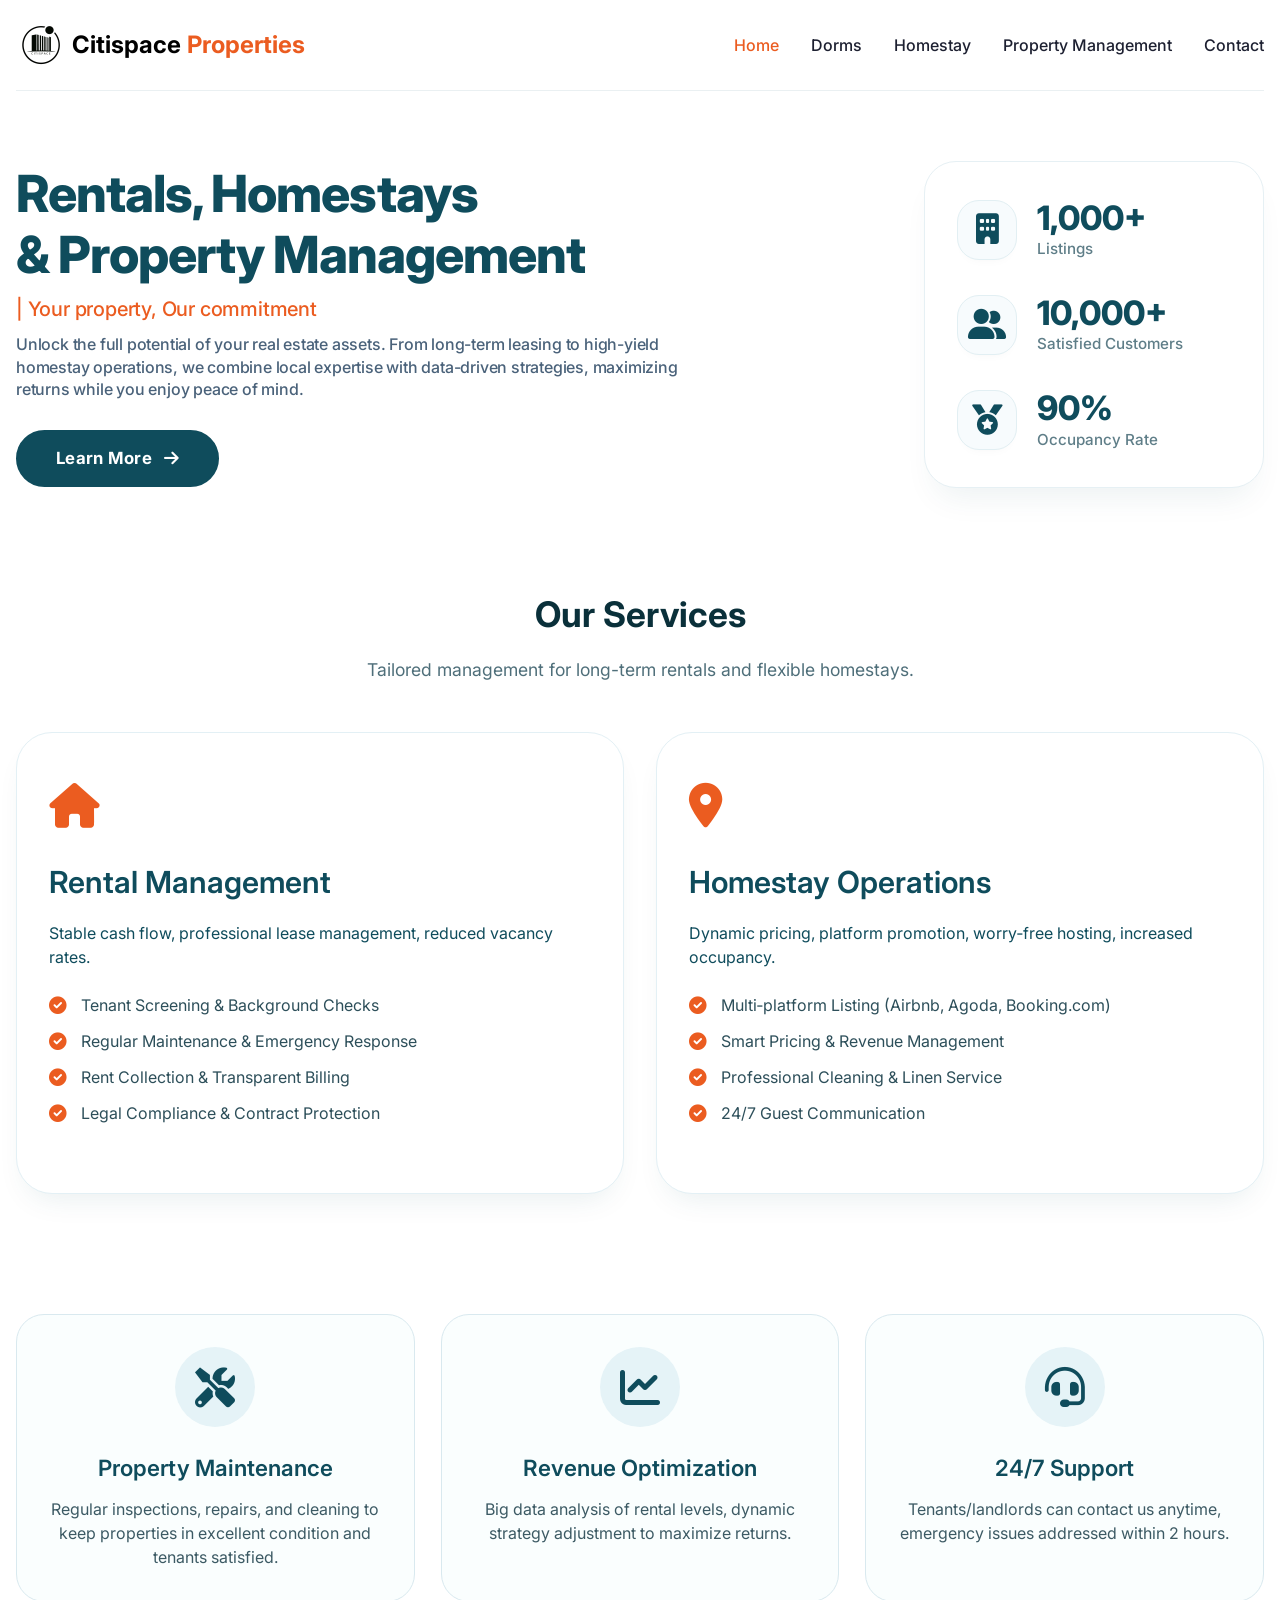
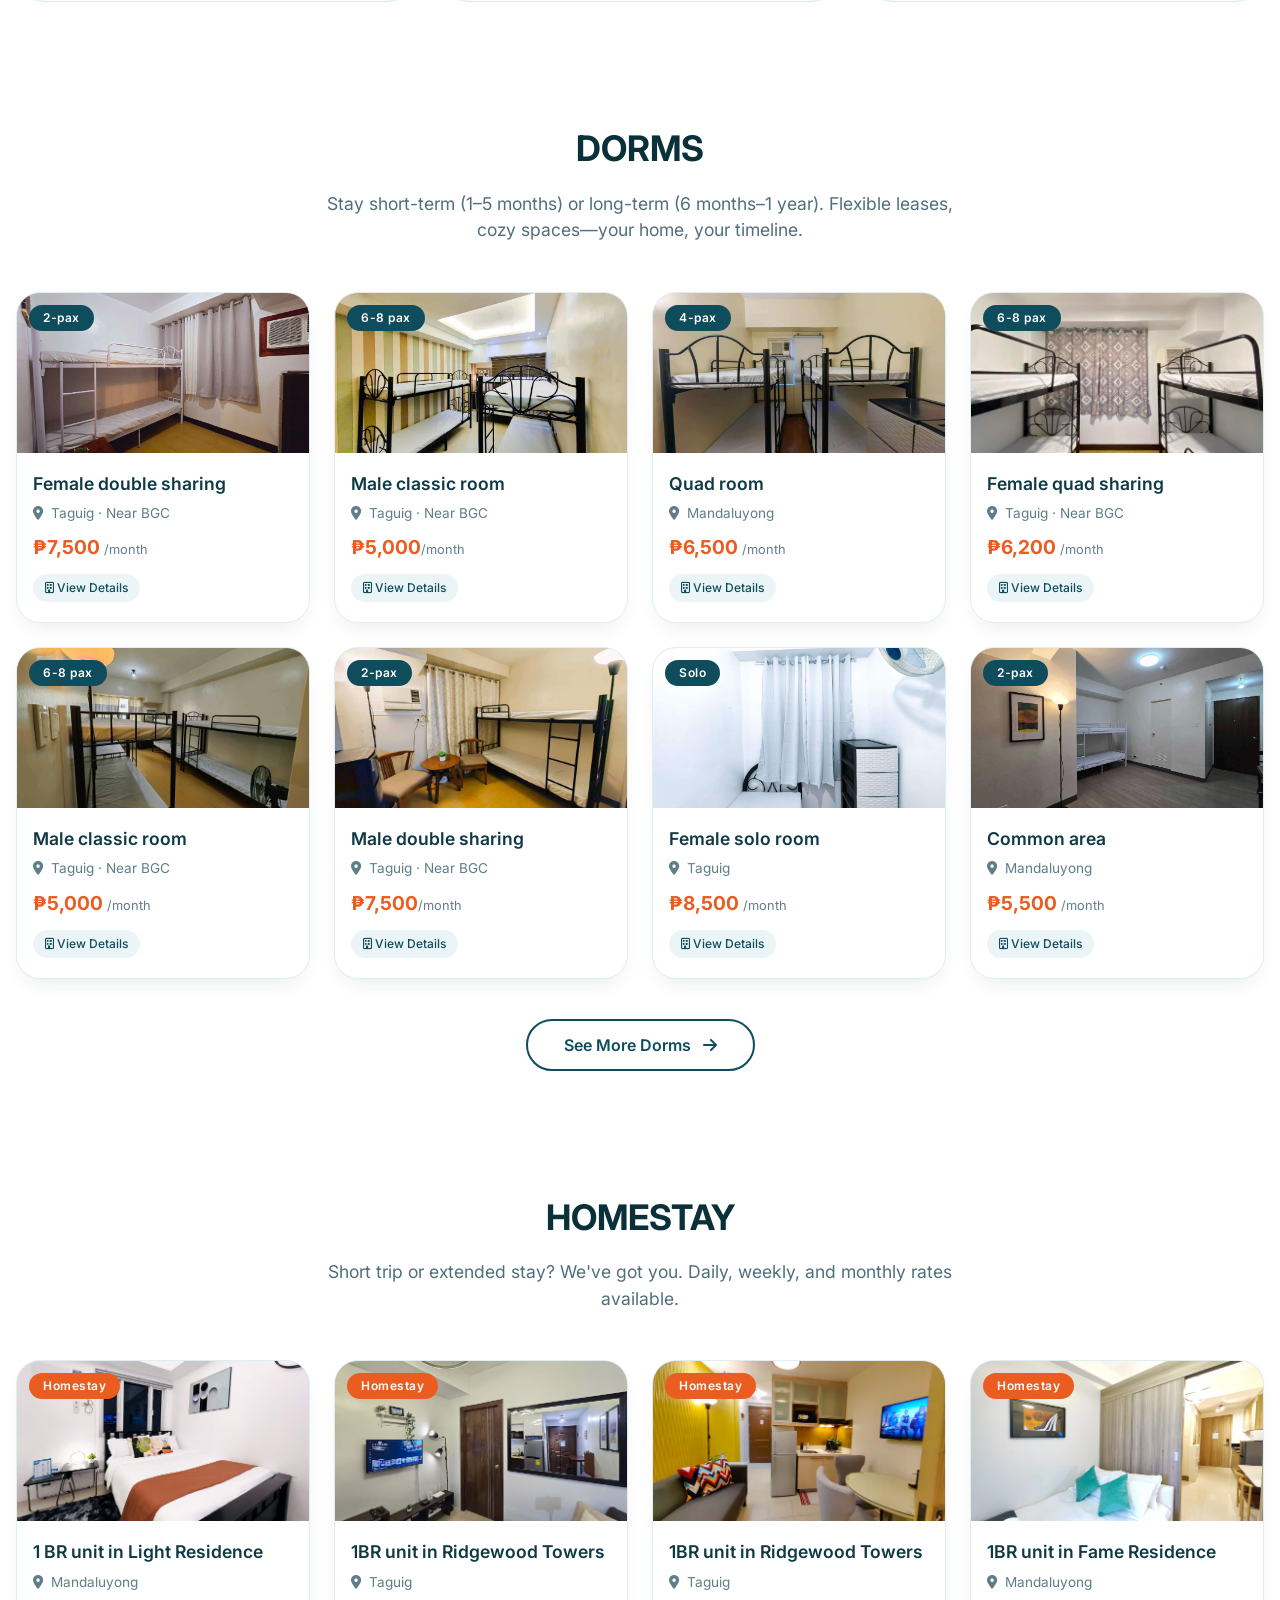
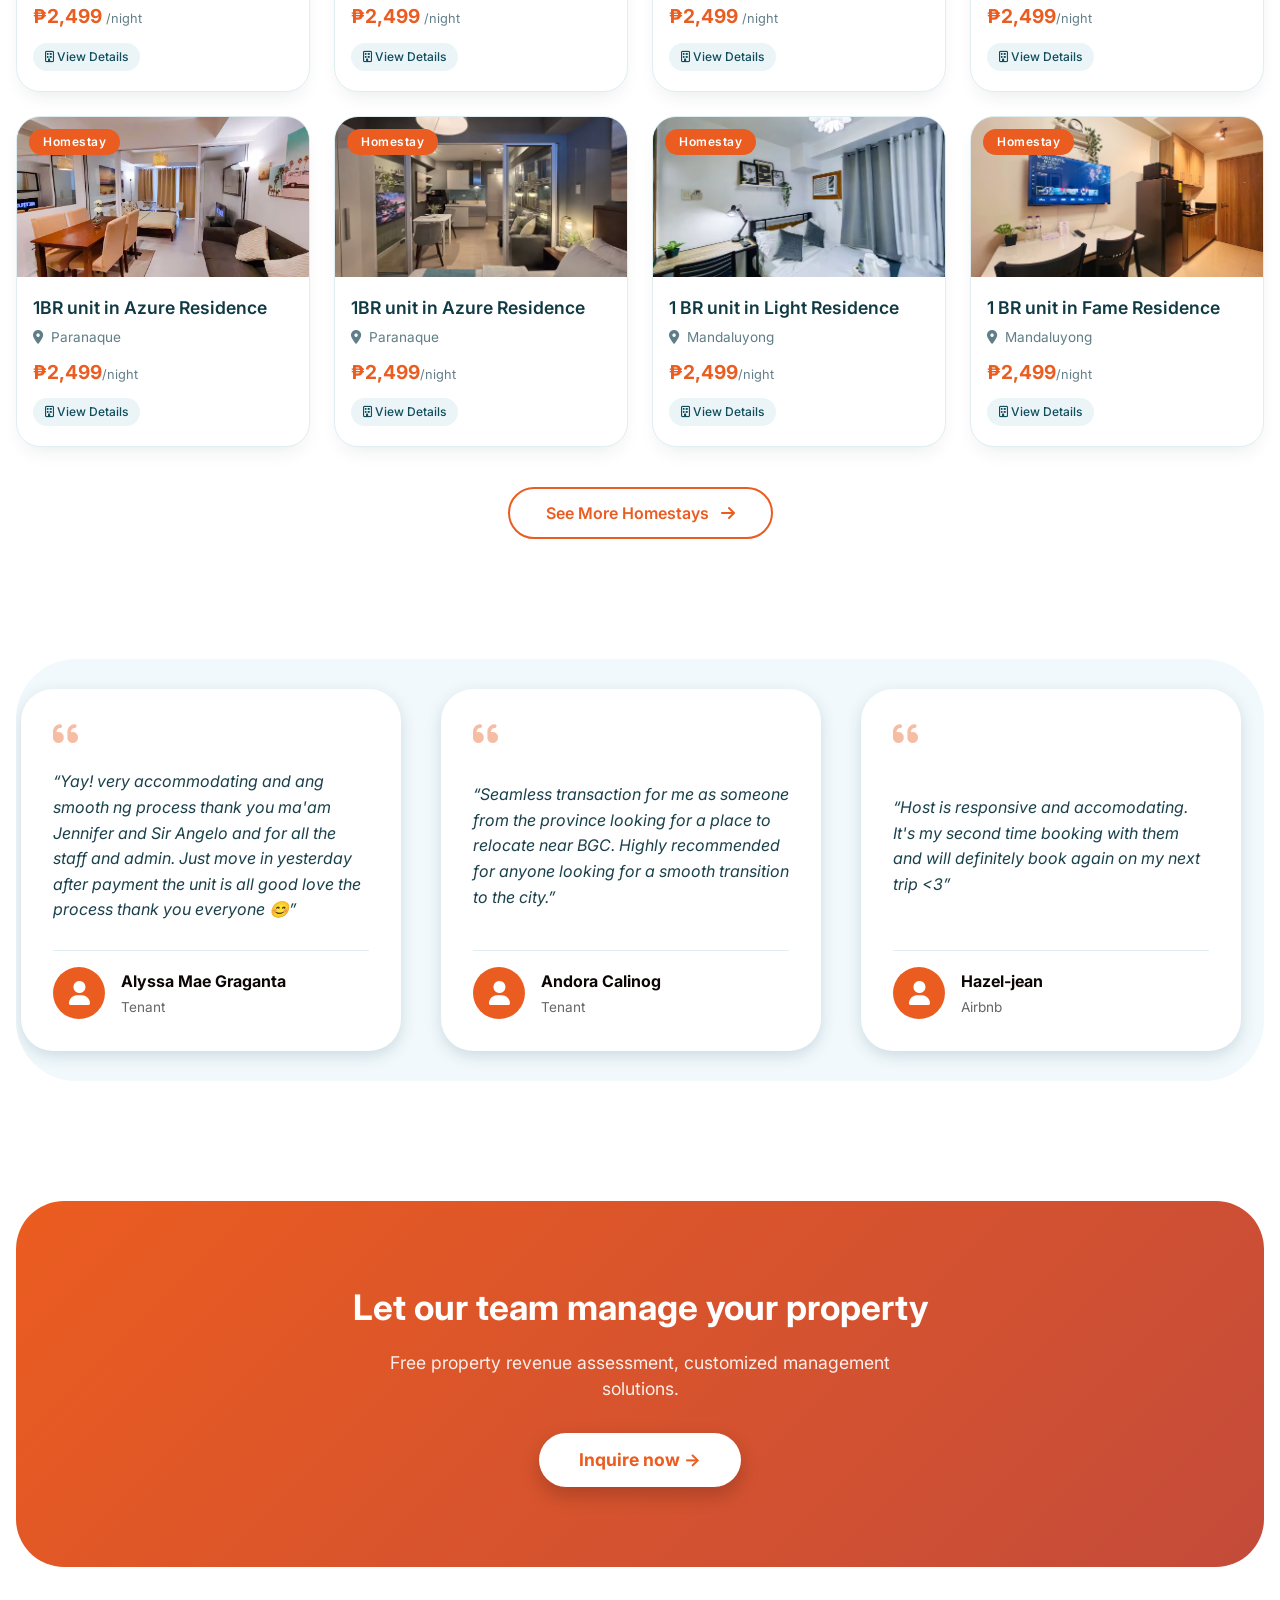
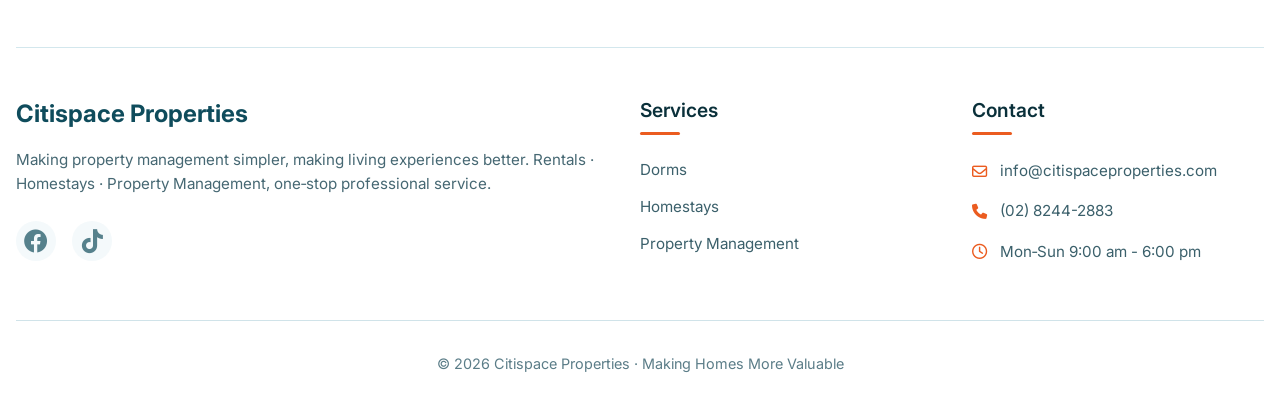
<file: index.html>
<!DOCTYPE html>
<html lang="en">
<head>
  <meta charset="UTF-8">
  <meta name="viewport" content="width=device-width, initial-scale=1.0, maximum-scale=5.0, user-scalable=yes">
  <title>Citispace Properties | Rentals, Homestays & Property Management</title>
  <!-- Fonts & icons -->
  <link rel="preconnect" href="https://fonts.googleapis.com">
  <link rel="preconnect" href="https://fonts.gstatic.com" crossorigin>
  <link href="https://fonts.googleapis.com/css2?family=Inter:opsz,wght@14..32,400;14..32,500;14..32,600;14..32,700;14..32,800&display=swap" rel="stylesheet">
  <link rel="stylesheet" href="https://cdnjs.cloudflare.com/ajax/libs/font-awesome/6.0.0-beta3/css/all.min.css">
  <style>
    /* ========== Base Styles ========== */
    * {
      box-sizing: border-box;
      margin: 0;
      padding: 0;
    }
    
    body {
      font-family: 'Inter', sans-serif;
      color: #1e2b2f;
      background-color: #ffffff;
      line-height: 1.5;
      overflow-x: hidden;
    }
    
    .container {
      max-width: 1280px;
      margin: 0 auto;
      padding: 0 16px;
      width: 100%;
    }
    
    img {
      max-width: 100%;
      height: auto;
      display: block;
    }

    /* ===== Navigation - Desktop Layout ===== */
    .navbar {
      display: flex;
      justify-content: space-between;
      align-items: center;
      padding: 20px 0;
      flex-wrap: wrap;
      gap: 16px;
      border-bottom: 1px solid #eaf0f2;
    }
    
    .logo {
      display: flex;
      align-items: center;
      gap: 6px;
      font-size: 1.5rem;
      font-weight: 700;
      color: #000000;
    }
    
    .logo img {
      height: 50px;
      width: auto;
    }
    
    .logo span {
      color: #eb5c20;
    }
    
    .nav-links {
      display: flex;
      gap: 32px;
      font-weight: 500;
      flex-wrap: wrap;
      justify-content: center;
    }
    
    .nav-links a {
      text-decoration: none;
      color: #1d2031;
      transition: color 0.2s;
      font-size: 1rem;
      white-space: nowrap;
      padding: 4px 0;
    }
    
    .nav-links a:hover,
    .nav-links a.active {
      color: #eb5c20;
    }

    /* ===== Mobile Navigation ===== */
    @media (max-width: 550px) {
      .container {
        padding: 0 16px;
      }
      
      .navbar {
        display: flex;
        flex-direction: column;
        justify-content: center;
        align-items: center;
        text-align: center;
        gap: 12px;
        padding: 15px 0;
      }
      
      .logo {
        justify-content: center;
        width: 100%;
        font-size: 1.2rem;
      }
      
      .logo img {
        height: 40px;
      }
      
      .nav-links {
        display: flex;
        flex-direction: row;
        flex-wrap: nowrap;
        gap: 16px;
        justify-content: center;
        align-items: center;
        width: 100%;
        overflow-x: auto;
        -webkit-overflow-scrolling: touch;
        padding-bottom: 4px;
      }
      
      .nav-links a {
        font-size: 0.85rem;
        white-space: nowrap;
        padding: 4px 0;
      }
    }

    @media (max-width: 480px) {
      .nav-links {
        gap: 12px;
      }
      .nav-links a {
        font-size: 0.8rem;
      }
      .logo {
        font-size: 1.1rem;
      }
      .logo img {
        height: 36px;
      }
    }

    @media (max-width: 380px) {
      .nav-links {
        gap: 10px;
      }
      .nav-links a {
        font-size: 0.7rem;
      }
      .logo {
        font-size: 1rem;
      }
      .logo img {
        height: 32px;
      }
    }

    /* ===== HERO SECTION - EXACT MATCH TO REFERENCE IMAGE ===== */
    /* Image reference: Orange headline "Rentals, Homestays & Property Management" 
       Tagline "Your property, Our commitment" below, stats card on right, button included */
    .hero {
      display: flex;
      align-items: center;
      justify-content: space-between;
      gap: 80px;
      padding: 70px 0 50px;
      flex-wrap: wrap;
    }
    
    .hero-content {
      flex: 1;
      max-width: 56%;
      text-align: left;
    }
    
    /* Main headline: exactly as image - bold orange, clean, large */
    .hero-content h1 {
      font-size: 3.2rem;
      font-weight: 800;
      line-height: 1.2;
      letter-spacing: -0.02em;
      color: #0f4c5c;
      margin-bottom: 10px;
      font-family: 'Inter', sans-serif;
    }
    
    /* Tagline: exactly "Your property, Our commitment" - greyish, refined */
    .hero-tagline {
      font-size: 1.25rem;
      color: #eb5c20;
      letter-spacing: -0.2px;
      margin-bottom: 10px;
      font-weight: 500;
      line-height: 1.4;
      text-align: left;
    }
    
    /* === UPDATED: hero-tagline-2 centering on mobile, left on desktop === */
    .hero-tagline-2 {
      font-size: 1rem;
      color: #4A627A;
      letter-spacing: -0.2px;
      margin-bottom: 25px;
      font-weight: 500;
      line-height: 1.4;
      text-align: left;
      transition: text-align 0.1s ease;
    }

    /* Learn More button - preserved, matches image aesthetic */
    .learn-more-btn {
      display: inline-flex;
      align-items: center;
      justify-content: center;
      gap: 12px;
      background-color: #0f4c5c;
      border: 2px solid #0f4c5c;
      color: #ffffff;
      padding: 14px 38px;
      border-radius: 50px;
      font-weight: 700;
      font-size: 1.05rem;
      cursor: pointer;
      transition: all 0.3s ease;
      text-decoration: none;
      margin-top: 4px;
      letter-spacing: 0.3px;
    }
    
    .learn-more-btn:hover {
      background-color: #ffffff;
      color: #0f4c5c;
      transform: translateY(-3px);
      box-shadow: 0 12px 22px -10px rgba(235, 92, 32, 0.4);
    }
    
    .learn-more-btn i {
      transition: transform 0.3s ease;
    }
    
    .learn-more-btn:hover i {
      transform: translateX(6px);
    }
    
    /* Stats panel - clean card with numbers and icons (exactly like image layout) */
    .hero-stats {
      flex: 0 0 340px;
      background: #ffffff;
      border-radius: 32px;
      padding: 36px 32px;
      box-shadow: 0 20px 32px -12px rgba(15, 76, 92, 0.08);
      border: 1px solid #e6f0f4;
      transition: transform 0.2s;
    }
    
    .hero-stats:hover {
      transform: translateY(-4px);
    }
    
    .stat-item {
      display: flex;
      align-items: center;
      gap: 20px;
      margin-bottom: 32px;
    }
    
    .stat-item:last-child {
      margin-bottom: 0;
    }
    
    .stat-icon {
      width: 60px;
      height: 60px;
      background-color: #f7fbfd;
      border-radius: 22px;
      display: flex;
      align-items: center;
      justify-content: center;
      font-size: 1.9rem;
      color: #0f4c5c;
      box-shadow: 0 6px 12px -8px rgba(0,0,0,0.05);
      flex-shrink: 0;
      border: 1px solid #e2eff3;
    }
    
    .stat-number {
      font-size: 2.1rem;
      font-weight: 800;
      color: #0f4c5c;
      line-height: 1.2;
    }
    
    .stat-label {
      font-size: 0.95rem;
      color: #5f7e88;
      font-weight: 500;
    }

    /* ===== Section Titles ===== */
    .section-title {
      text-align: center;
      font-size: 2.2rem;
      font-weight: 700;
      color: #0a303a;
      margin-bottom: 16px;
      padding: 0 10px;
    }
    
    .section-sub {
      text-align: center;
      color: #4f6f7a;
      max-width: 680px;
      margin: 0 auto 48px;
      font-size: 1.1rem;
      padding: 0 15px;
    }

    /* ===== Management Cards ===== */
    .management-grid {
      display: grid;
      grid-template-columns: repeat(2, 1fr);
      gap: 32px;
      margin-bottom: 0;
    }
    
    .manage-card {
      background: #ffffff;
      border-radius: 36px;
      padding: 40px 32px;
      box-shadow: 0 15px 30px -12px rgba(15, 76, 92, 0.1);
      border: 1px solid #e3f0f5;
      transition: transform 0.2s, box-shadow 0.2s;
    }
    
    .manage-card:hover {
      transform: translateY(-6px);
      box-shadow: 0 20px 40px -15px rgba(15, 76, 92, 0.15);
    }
    
    .manage-icon {
      font-size: 2.8rem;
      color: #eb5c20;
      margin-bottom: 20px;
    }
    
    .manage-card h3 {
      font-size: 1.9rem;
      font-weight: 600;
      margin-bottom: 16px;
      color: #0f4c5c;
    }
    
    .manage-features {
      list-style: none;
      margin: 24px 0 28px;
      padding: 0;
    }
    
    .manage-features li {
      margin-bottom: 12px;
      display: flex;
      align-items: center;
      gap: 10px;
      color: #2d4f5a;
    }
    
    .manage-features i {
      color: #eb5c20;
      width: 22px;
      font-size: 1.1rem;
    }

    /* ===== Feature Grid ===== */
    .features-grid {
      display: grid;
      grid-template-columns: repeat(3, 1fr);
      gap: 26px;
      margin-bottom: 0;
      color: #0f4c5c;
    }
    
    .feature-item {
      background: #fafefe;
      border-radius: 28px;
      padding: 32px 22px;
      text-align: center;
      border: 1px solid #d9e9ef;
      transition: transform 0.2s;
    }
    
    .feature-item:hover {
      transform: translateY(-5px);
    }
    
    .feature-item i {
      font-size: 2.5rem;
      background: #e5f3f7;
      padding: 20px;
      border-radius: 60px;
      color: #0f4c5c;
      margin-bottom: 24px;
    }
    
    .feature-item h4 {
      font-size: 1.4rem;
      font-weight: 600;
      color: #0f4c5c;
      margin-bottom: 12px;
    }
    
    .feature-item p {
      color: #3c5a64;
    }

    /* ===== Listings Grid ===== */
    .listings-grid {
      display: grid;
      grid-template-columns: repeat(4, 1fr);
      gap: 24px;
      margin: 40px 0 0;
    }
    
    .listing-card {
      background: white;
      border-radius: 24px;
      overflow: hidden;
      box-shadow: 0 10px 20px -8px rgba(0, 40, 50, 0.1);
      border: 1px solid #e0eef2;
      transition: all 0.3s ease;
      height: 100%;
      display: flex;
      flex-direction: column;
      cursor: pointer;
    }
    
    .listing-card:hover {
      transform: translateY(-5px);
      box-shadow: 0 20px 28px -12px rgba(15, 76, 92, 0.2);
    }
    
    .listing-img {
      height: 160px;
      background: linear-gradient(145deg, #b8d9e2, #d1e7ef);
      display: flex;
      align-items: center;
      justify-content: center;
      font-size: 3.5rem;
      color: #0f4c5c;
      position: relative;
      overflow: hidden;
    }
    
    .listing-img img {
      width: 100%;
      height: 100%;
      object-fit: cover;
      position: absolute;
      top: 0;
      left: 0;
    }
    
    .listing-tag {
      position: absolute;
      top: 12px;
      left: 12px;
      background: #0f4c5c;
      color: white;
      padding: 4px 14px;
      border-radius: 50px;
      font-size: 0.75rem;
      font-weight: 600;
      letter-spacing: 0.5px;
      z-index: 2;
    }
    
    .listing-tag.long {
      background: #0f4c5c;
    }
    .listing-tag.long2 {
      background: #eb5c20;
    }
    
    .listing-info {
      padding: 18px 16px 20px;
      flex: 1;
    }
    
    .listing-info h4 {
      font-size: 1.1rem;
      font-weight: 600;
      margin-bottom: 6px;
      color: #0f3a44;
    }
    
    .listing-location {
      color: #5f7e88;
      font-size: 0.85rem;
      margin-bottom: 10px;
    }
    
    .listing-location i {
      margin-right: 4px;
    }
    
    .listing-price {
      font-size: 1.2rem;
      font-weight: 700;
      color: #eb5c20;
    }
    
    .listing-price small {
      font-size: 0.8rem;
      font-weight: 400;
      color: #637e88;
    }
    
    .listing-badge {
      background: #ebf5f8;
      border-radius: 20px;
      padding: 5px 12px;
      font-size: 0.75rem;
      color: #0f4c5c;
      display: inline-block;
      margin-top: 12px;
      font-weight: 500;
    }

    /* ===== See More Button ===== */
    .see-more-wrapper {
      display: flex;
      justify-content: center;
      align-items: center;
      margin: 40px 0 0;
    }
    
    .see-more-btn {
      display: inline-flex;
      align-items: center;
      justify-content: center;
      gap: 12px;
      border: 2px solid #0f4c5c;
      background-color: white;
      color: #0f4c5c;
      padding: 12px 36px;
      border-radius: 50px;
      font-weight: 600;
      font-size: 1rem;
      text-decoration: none;
      transition: all 0.3s ease;
      text-align: center;
    }
    
    .see-more-btn2 {
      display: inline-flex;
      align-items: center;
      justify-content: center;
      gap: 12px;
      border: 2px solid #eb5c20;
      background-color: white;
      color: #eb5c20;
      padding: 12px 36px;
      border-radius: 50px;
      font-weight: 600;
      font-size: 1rem;
      text-decoration: none;
      transition: all 0.3s ease;
      text-align: center;
    }
    
    .see-more-btn i, .see-more-btn2 i {
      font-size: 1rem;
      transition: transform 0.3s ease;
    }
    
    .see-more-btn:hover, .see-more-btn2:hover {
      transform: translateY(-3px);
    }
    
    .see-more-btn:hover i, .see-more-btn2:hover i {
      transform: translateX(8px);
    }

    /* ===== Testimonials ===== */
    .testimonials-container {
      width: 100%;
      overflow: hidden;
      padding: 30px 0;
      background: #f2f9fc;
      border-radius: 60px;
      margin-bottom: 0;
    }
    
    .testimonials-track {
      display: flex;
      animation: scrollTestimonials 90s linear infinite;
      gap: 30px;
      width: fit-content;
      transition: animation-play-state 0.2s ease;
    }
    
    .testimonials-track:hover {
      animation-play-state: paused;
    }
    
    @keyframes scrollTestimonials {
      0% { transform: translateX(0); }
      100% { transform: translateX(calc(-100% - 30px)); }
    }
    
    .testi-card {
      min-width: 380px;
      max-width: 380px;
      flex-shrink: 0;
      background: white;
      border-radius: 32px;
      padding: 32px;
      box-shadow: 0 5px 16px #cbdbe2;
      margin: 0 5px;
      transition: transform 0.3s ease, box-shadow 0.3s ease;
      display: flex;
      flex-direction: column;
      height: auto;
      min-height: 360px;
    }
    
    .testi-card:hover {
      transform: scale(1.02);
      box-shadow: 0 12px 28px #a0b9c2;
    }
    
    .testi-card i.fa-quote-left {
      color: #eb5c20;
      font-size: 1.8rem;
      opacity: 0.4;
      margin-bottom: 16px;
      flex-shrink: 0;
    }
    
    .testi-card p {
      font-size: 1rem;
      font-style: italic;
      color: #1a414b;
      margin: 0 0 24px 0;
      line-height: 1.6;
      flex: 1;
      display: flex;
      align-items: center;
      min-height: 160px;
      word-wrap: break-word;
      overflow-wrap: break-word;
    }
    
    .testi-author {
      display: flex;
      align-items: center;
      gap: 16px;
      margin-top: auto;
      padding-top: 16px;
      border-top: 1px solid #e0eef2;
      flex-shrink: 0;
    }
    
    .author-avatar {
      width: 52px;
      height: 52px;
      background: #eb5c20;
      border-radius: 50%;
      display: flex;
      align-items: center;
      justify-content: center;
      font-size: 1.5rem;
      color: white;
      overflow: hidden;
      flex-shrink: 0;
    }
    
    .author-info {
      flex: 1;
      min-width: 0;
    }
    
    .author-info h5 {
      font-weight: 700;
      color: #0c0706;
      margin: 0 0 4px;
      font-size: 1rem;
      white-space: nowrap;
      overflow: hidden;
      text-overflow: ellipsis;
    }
    
    .author-info span {
      color: #666;
      font-size: 0.85rem;
      display: block;
    }

    /* ===== Contact CTA ===== */
    .contact-cta {
      background: linear-gradient(135deg, #eb5c20 0%, #c44b3a 100%);
      border-radius: 48px;
      padding: 80px 56px;
      text-align: center;
      margin-bottom: 0;
    }
    
    .contact-cta h2 {
      font-size: 2.2rem;
      font-weight: 700;
      margin-bottom: 16px;
      color: white;
    }
    
    .contact-cta p {
      opacity: 0.9;
      font-size: 1.1rem;
      max-width: 500px;
      margin: 0 auto 30px;
      color: white;
    }
    
    .cta-button {
      background: white;
      color: #eb5c20;
      border: none;
      padding: 14px 40px;
      border-radius: 50px;
      font-weight: 700;
      font-size: 1.1rem;
      cursor: pointer;
      transition: all 0.3s ease;
      display: inline-block;
      text-decoration: none;
      box-shadow: 0 8px 20px rgba(0,0,0,0.2);
    }
    
    .cta-button:hover {
      transform: translateY(-3px);
      box-shadow: 0 12px 28px rgba(0,0,0,0.25);
      background: #f8f9fa;
    }

    /* ===== Footer ===== */
    .footer {
      padding: 48px 0 32px;
      border-top: 1px solid #d3e7ed;
      margin-top: 0;
    }
    
    .footer-grid {
      display: grid;
      grid-template-columns: 2fr 1fr 1fr;
      gap: 40px;
      margin-bottom: 40px;
    }
    
    .footer-col .logo {
      display: flex;
      align-items: center;
      gap: 8px;
      font-size: 1.5rem;
      font-weight: 700;
      color: #eb5c20;
      margin-bottom: 16px;
    }
    
    .footer-col .logo span {
      color: #0f4c5c;
    }
    
    .footer-col p {
      color: #466873;
      margin: 0 0 24px 0;
      font-size: 0.95rem;
      line-height: 1.6;
    }
    
    .social-icons {
      display: flex;
      gap: 16px;
      margin-top: 20px;
    }
    
    .social-icons i {
      font-size: 1.5rem;
      color: #0f4c5c;
      opacity: 0.7;
      transition: all 0.2s ease;
      cursor: pointer;
      width: 40px;
      height: 40px;
      display: flex;
      align-items: center;
      justify-content: center;
      background: #f0f7fa;
      border-radius: 50%;
    }
    
    .social-icons i:hover {
      opacity: 1;
      background: #eb5c20;
      color: white;
      transform: translateY(-3px);
    }
    
    .footer-col h5 {
      font-size: 1.2rem;
      color: #0a303a;
      margin-bottom: 24px;
      font-weight: 600;
      position: relative;
      padding-bottom: 10px;
    }
    
    .footer-col h5::after {
      content: '';
      position: absolute;
      left: 0;
      bottom: 0;
      width: 40px;
      height: 3px;
      background: #eb5c20;
      border-radius: 2px;
    }
    
    .footer-col a {
      display: block;
      color: #3b606b;
      text-decoration: none;
      margin-bottom: 14px;
      font-size: 0.95rem;
      transition: all 0.2s ease;
    }
    
    .footer-col a:hover {
      color: #eb5c20;
      transform: translateX(5px);
    }
    
    .footer-col .contact-info p {
      display: flex;
      align-items: center;
      margin-bottom: 16px;
      color: #3b606b;
    }
    
    .footer-col .contact-info p i {
      margin-right: 8px;
      color: #eb5c20;
      width: 20px;
    }
    
    .copyright {
      text-align: center;
      color: #5b7d88;
      font-size: 0.9rem;
      padding-top: 32px;
      border-top: 1px solid #d0e3e9;
      margin-top: 20px;
    }

    /* ===== Responsive (Hero mobile adaptation) ===== */
    @media (max-width: 1000px) {
      .listings-grid {
        grid-template-columns: repeat(2, 1fr);
      }
      .footer-grid {
        grid-template-columns: 2fr 1fr 1fr;
        gap: 30px;
      }
    }
    
    @media (max-width: 900px) {
      .footer-grid {
        grid-template-columns: 1fr 1fr;
      }
      .footer-col:first-child {
        grid-column: 1 / -1;
        margin-bottom: 20px;
      }
    }
    
    @media (max-width: 800px) {
      .hero {
        flex-direction: column;
        align-items: center;
        gap: 48px;
        padding: 50px 0 60px;
      }
      
      .hero-content {
        max-width: 100%;
        text-align: center;
        display: flex;
        flex-direction: column;
        align-items: center;
      }
      
      .hero-content h1 {
        font-size: 2.4rem;
        text-align: center;
        white-space: normal;
      }
      
      .hero-tagline {
        font-size: 1.2rem;
        text-align: center;
      }
      
      /* === MOBILE: CENTER hero-tagline-2 and adjust width for readability === */
      .hero-tagline-2 {
        text-align: center;
        max-width: 90%;
        margin-left: auto;
        margin-right: auto;
      }
      
      .hero-stats {
        width: 100%;
        max-width: 100%;
      }
      
      .management-grid {
        grid-template-columns: 1fr;
      }
      
      .features-grid {
        grid-template-columns: 1fr;
      }
      
      .listings-grid {
        grid-template-columns: repeat(2, 1fr);
        gap: 20px;
      }
      
      .testi-card {
        min-width: 300px;
      }
      
      .contact-cta {
        padding: 50px 30px;
      }
      
      .contact-cta h2 {
        font-size: 1.8rem;
      }
    }
    
    @media (max-width: 600px) {
      .hero-content h1 {
        font-size: 1.9rem;
      }
      
      .hero-tagline {
        font-size: 1rem;
      }
      
      .hero-stats {
        padding: 24px 20px;
      }
      
      .stat-icon {
        width: 52px;
        height: 52px;
        font-size: 1.6rem;
      }
      
      .stat-number {
        font-size: 1.7rem;
      }
      
      .listings-grid {
        grid-template-columns: 1fr;
      }
      
      .section-title {
        font-size: 1.8rem;
      }
      
      .section-sub {
        font-size: 0.95rem;
        margin-bottom: 30px;
      }
      
      .testi-card {
        min-width: 260px;
        padding: 20px;
        min-height: 320px;
      }
      
      .contact-cta {
        padding: 40px 24px;
      }
      
      .contact-cta h2 {
        font-size: 1.5rem;
      }
      
      .footer-grid {
        grid-template-columns: 1fr;
        gap: 40px;
      }
      
      .footer-col {
        text-align: center;
      }
      
      .footer-col .logo {
        justify-content: center;
      }
      
      .footer-col h5::after {
        left: 50%;
        transform: translateX(-50%);
      }
      
      .footer-col .contact-info p {
        justify-content: center;
      }
      
      .social-icons {
        justify-content: center;
      }
    }
    
    @media (max-width: 380px) {
      .hero-content h1 {
        font-size: 1.6rem;
      }
      
      .hero-tagline {
        font-size: 0.9rem;
      }
    }
  </style>
</head>
<body>
<div class="container">
  <!-- Navigation -->
  <nav class="navbar">
    <div class="logo">
      <img src="Cpms logo (black).png" alt="Citispace Properties Logo"> 
      Citispace <span>Properties</span>
    </div>
    <div class="nav-links">
      <a href="index.html" class="active">Home</a>
      <a href="dorms.html">Dorms</a>
      <a href="homestay.html">Homestay</a>
      <a href="prop.html">Property Management</a>
      <a href="contact.html">Contact</a>
    </div>
  </nav>
  
  <!-- HERO SECTION - EXACT COPY OF REFERENCE IMAGE: orange headline + tagline + stats card + button preserved -->
  <section class="hero">
    <div class="hero-content">
      <h1>Rentals, Homestays <br>& Property Management</h1>
      <div class="hero-tagline">| Your property, Our commitment</div>
      <div class="hero-tagline-2">Unlock the full potential of your real estate assets. From long-term leasing to high-yield homestay operations, we combine local expertise with data-driven strategies, maximizing returns while you enjoy peace of mind.</div>
      <a href="contact.html" class="learn-more-btn">Learn More <i class="fas fa-arrow-right"></i></a>
    </div>
    <div class="hero-stats">
      <div class="stat-item">
        <div class="stat-icon"><i class="fas fa-building"></i></div>
        <div>
          <div class="stat-number">1,000+</div>
          <div class="stat-label">Listings</div>
        </div>
      </div>
      <div class="stat-item">
        <div class="stat-icon"><i class="fas fa-user-group"></i></div>
        <div>
          <div class="stat-number">10,000+</div>
          <div class="stat-label">Satisfied Customers</div>
        </div>
      </div>
      <div class="stat-item">
        <div class="stat-icon"><i class="fas fa-medal"></i></div>
        <div>
          <div class="stat-number">90%</div>
          <div class="stat-label">Occupancy Rate</div>
        </div>
      </div>
    </div>
  </section>
  
  <!-- Our Services Section -->
  <div style="margin-top: 50px;">
    <h1 class="section-title">Our Services</h1> 
    <p class="section-sub">Tailored management for long-term rentals and flexible homestays.</p>
    <div class="management-grid">
      <div class="manage-card">
        <div class="manage-icon"><i class="fas fa-home"></i></div>
        <h3>Rental Management</h3>
        <p style="color: #0f4c5c;">Stable cash flow, professional lease management, reduced vacancy rates.</p>
        <ul class="manage-features"><li><i class="fas fa-circle-check"></i> Tenant Screening & Background Checks</li><li><i class="fas fa-circle-check"></i> Regular Maintenance & Emergency Response</li><li><i class="fas fa-circle-check"></i> Rent Collection & Transparent Billing</li><li><i class="fas fa-circle-check"></i> Legal Compliance & Contract Protection</li></ul>
      </div>
      <div class="manage-card">
        <div class="manage-icon"><i class="fas fa-location-dot"></i></div>
        <h3>Homestay Operations</h3>
        <p style="color: #0f4c5c;">Dynamic pricing, platform promotion, worry‑free hosting, increased occupancy.</p>
        <ul class="manage-features"><li><i class="fas fa-circle-check"></i> Multi‑platform Listing (Airbnb, Agoda, Booking.com)</li><li><i class="fas fa-circle-check"></i> Smart Pricing & Revenue Management</li><li><i class="fas fa-circle-check"></i> Professional Cleaning & Linen Service</li><li><i class="fas fa-circle-check"></i> 24/7 Guest Communication</li></ul>
      </div>
    </div>
  </div>
  
  <!-- Why Choose Us Section -->
  <div style="margin-top: 120px;">
    <div class="features-grid">
      <div class="feature-item"><i class="fas fa-screwdriver-wrench"></i><h4>Property Maintenance</h4><p>Regular inspections, repairs, and cleaning to keep properties in excellent condition and tenants satisfied.</p></div>
      <div class="feature-item"><i class="fas fa-chart-line"></i><h4>Revenue Optimization</h4><p>Big data analysis of rental levels, dynamic strategy adjustment to maximize returns.</p></div>
      <div class="feature-item"><i class="fas fa-headset"></i><h4>24/7 Support</h4><p>Tenants/landlords can contact us anytime, emergency issues addressed within 2 hours.</p></div>
    </div>
  </div>
  
  <!-- Dorms Section -->
  <div style="margin-top: 120px;">
    <h2 class="section-title">DORMS</h2>
    <p class="section-sub">Stay short-term (1–5 months) or long-term (6 months–1 year). Flexible leases, cozy spaces—your home, your timeline.</p>
    <div class="listings-grid">
      <div class="listing-card" onclick="window.location.href='dorms.html'"><div class="listing-img"><img src="bedspace.jpg" alt="Female double sharing"><span class="listing-tag long">2-pax</span></div><div class="listing-info"><h4>Female double sharing</h4><div class="listing-location"><i class="fas fa-location-dot"></i> Taguig · Near BGC</div><div class="listing-price">₱7,500 <small>/month</small></div><div class="listing-badge"><i class="fa-regular fa-building"></i> View Details</div></div></div>
      <div class="listing-card" onclick="window.location.href='dorms.html'"><div class="listing-img"><img src="classic.jpg" alt="Male classic room"><span class="listing-tag long">6-8 pax</span></div><div class="listing-info"><h4>Male classic room</h4><div class="listing-location"><i class="fas fa-location-dot"></i> Taguig · Near BGC</div><div class="listing-price">₱5,000<small>/month</small></div><div class="listing-badge"><i class="fa-regular fa-building"></i> View Details</div></div></div>
      <div class="listing-card" onclick="window.location.href='dorms.html'"><div class="listing-img"><img src="dorms1.jpeg" alt="Quad room"><span class="listing-tag long">4-pax</span></div><div class="listing-info"><h4>Quad room</h4><div class="listing-location"><i class="fas fa-location-dot"></i> Mandaluyong</div><div class="listing-price">₱6,500 <small>/month</small></div><div class="listing-badge"><i class="fa-regular fa-building"></i> View Details</div></div></div>
      <div class="listing-card" onclick="window.location.href='dorms.html'"><div class="listing-img"><img src="dorms2.jpg" alt="Female quad sharing"><span class="listing-tag long">6-8 pax</span></div><div class="listing-info"><h4>Female quad sharing</h4><div class="listing-location"><i class="fas fa-location-dot"></i> Taguig · Near BGC</div><div class="listing-price">₱6,200 <small>/month</small></div><div class="listing-badge"><i class="fa-regular fa-building"></i> View Details</div></div></div>
      <div class="listing-card" onclick="window.location.href='dorms.html'"><div class="listing-img"><img src="dorms3.jpg" alt="Male classic room 2"><span class="listing-tag long">6-8 pax</span></div><div class="listing-info"><h4>Male classic room</h4><div class="listing-location"><i class="fas fa-location-dot"></i> Taguig · Near BGC</div><div class="listing-price">₱5,000 <small>/month</small></div><div class="listing-badge"><i class="fa-regular fa-building"></i> View Details</div></div></div>
      <div class="listing-card" onclick="window.location.href='dorms.html'"><div class="listing-img"><img src="dorms4.jpg" alt="Male double sharing"><span class="listing-tag long">2-pax</span></div><div class="listing-info"><h4>Male double sharing</h4><div class="listing-location"><i class="fas fa-location-dot"></i> Taguig · Near BGC</div><div class="listing-price">₱7,500<small>/month</small></div><div class="listing-badge"><i class="fa-regular fa-building"></i> View Details</div></div></div>
      <div class="listing-card" onclick="window.location.href='dorms.html'"><div class="listing-img"><img src="solo.jpg" alt="Female solo room"><span class="listing-tag long">Solo</span></div><div class="listing-info"><h4>Female solo room</h4><div class="listing-location"><i class="fas fa-location-dot"></i> Taguig</div><div class="listing-price">₱8,500 <small>/month</small></div><div class="listing-badge"><i class="fa-regular fa-building"></i> View Details</div></div></div>
      <div class="listing-card" onclick="window.location.href='dorms.html'"><div class="listing-img"><img src="dorms6.jpg" alt="Common area"><span class="listing-tag long">2-pax</span></div><div class="listing-info"><h4>Common area</h4><div class="listing-location"><i class="fas fa-location-dot"></i> Mandaluyong</div><div class="listing-price">₱5,500 <small>/month</small></div><div class="listing-badge"><i class="fa-regular fa-building"></i> View Details</div></div></div>
    </div>
    <div class="see-more-wrapper">
      <a href="dorms.html" class="see-more-btn">See More Dorms <i class="fas fa-arrow-right"></i></a>
    </div>
  </div>
  
  <!-- Homestay Section -->
  <div style="margin-top: 120px;">
    <h2 class="section-title">HOMESTAY</h2>
    <p class="section-sub">Short trip or extended stay? We've got you. Daily, weekly, and monthly rates available.</p>
    <div class="listings-grid">
      <div class="listing-card" onclick="window.location.href='homestay.html'"><div class="listing-img"><img src="air1.avif" alt="Premium Studio"><span class="listing-tag long2">Homestay</span></div><div class="listing-info"><h4>1 BR unit in Light Residence</h4><div class="listing-location"><i class="fas fa-location-dot"></i> Mandaluyong</div><div class="listing-price">₱2,499 <small>/night</small></div><div class="listing-badge"><i class="fa-regular fa-building"></i> View Details</div></div></div>
      <div class="listing-card" onclick="window.location.href='homestay.html'"><div class="listing-img"><img src="air2.avif" alt="Luxury Condo"><span class="listing-tag long2">Homestay</span></div><div class="listing-info"><h4>1BR unit in Ridgewood Towers</h4><div class="listing-location"><i class="fas fa-location-dot"></i> Taguig</div><div class="listing-price">₱2,499 <small>/night</small></div><div class="listing-badge"><i class="fa-regular fa-building"></i> View Details</div></div></div>
      <div class="listing-card" onclick="window.location.href='homestay.html'"><div class="listing-img"><img src="air3.avif" alt="Executive Suite"><span class="listing-tag long2">Homestay</span></div><div class="listing-info"><h4>1BR unit in Ridgewood Towers</h4><div class="listing-location"><i class="fas fa-location-dot"></i> Taguig</div><div class="listing-price">₱2,499 <small>/night</small></div><div class="listing-badge"><i class="fa-regular fa-building"></i> View Details</div></div></div>
      <div class="listing-card" onclick="window.location.href='homestay.html'"><div class="listing-img"><img src="air4 fame.avif" alt="Townhouse"><span class="listing-tag long2">Homestay</span></div><div class="listing-info"><h4>1BR unit in Fame Residence</h4><div class="listing-location"><i class="fas fa-location-dot"></i> Mandaluyong</div><div class="listing-price">₱2,499<small>/night</small></div><div class="listing-badge"><i class="fa-regular fa-building"></i> View Details</div></div></div>
      <div class="listing-card" onclick="window.location.href='homestay.html'"><div class="listing-img"><img src="air azu 5.avif" alt="Azure Suite"><span class="listing-tag long2">Homestay</span></div><div class="listing-info"><h4>1BR unit in Azure Residence</h4><div class="listing-location"><i class="fas fa-location-dot"></i> Paranaque</div><div class="listing-price">₱2,499<small>/night</small></div><div class="listing-badge"><i class="fa-regular fa-building"></i> View Details</div></div></div>
      <div class="listing-card" onclick="window.location.href='homestay.html'"><div class="listing-img"><img src="air azu 6.avif" alt="Azure Villa"><span class="listing-tag long2">Homestay</span></div><div class="listing-info"><h4>1BR unit in Azure Residence</h4><div class="listing-location"><i class="fas fa-location-dot"></i> Paranaque</div><div class="listing-price">₱2,499<small>/night</small></div><div class="listing-badge"><i class="fa-regular fa-building"></i> View Details</div></div></div>
      <div class="listing-card" onclick="window.location.href='homestay.html'"><div class="listing-img"><img src="airbnb.avif" alt="Light Residence"><span class="listing-tag long2">Homestay</span></div><div class="listing-info"><h4>1 BR unit in Light Residence</h4><div class="listing-location"><i class="fas fa-location-dot"></i> Mandaluyong</div><div class="listing-price">₱2,499<small>/night</small></div><div class="listing-badge"><i class="fa-regular fa-building"></i> View Details</div></div></div>
      <div class="listing-card" onclick="window.location.href='homestay.html'"><div class="listing-img"><img src="air8.avif" alt="Fame Residence"><span class="listing-tag long2">Homestay</span></div><div class="listing-info"><h4>1 BR unit in Fame Residence</h4><div class="listing-location"><i class="fas fa-location-dot"></i> Mandaluyong</div><div class="listing-price">₱2,499<small>/night</small></div><div class="listing-badge"><i class="fa-regular fa-building"></i> View Details</div></div></div>
    </div>
    <div class="see-more-wrapper">
      <a href="homestay.html" class="see-more-btn2">See More Homestays <i class="fas fa-arrow-right"></i></a>
    </div>
  </div>
  
  <!-- Testimonials Section -->
  <div style="margin-top: 120px;">
    <div class="testimonials-container">
      <div class="testimonials-track">
        <div class="testi-card"><i class="fas fa-quote-left"></i><p>“Yay! very accommodating and ang smooth ng process thank you ma'am Jennifer and Sir Angelo and for all the staff and admin. Just move in yesterday after payment the unit is all good love the process thank you everyone 😊”</p><div class="testi-author"><div class="author-avatar"><i class="fas fa-user"></i></div><div class="author-info"><h5>Alyssa Mae Graganta</h5><span>Tenant</span></div></div></div>
        <div class="testi-card"><i class="fas fa-quote-left"></i><p>“Seamless transaction for me as someone from the province looking for a place to relocate near BGC. Highly recommended for anyone looking for a smooth transition to the city.”</p><div class="testi-author"><div class="author-avatar"><i class="fas fa-user"></i></div><div class="author-info"><h5>Andora Calinog</h5><span>Tenant</span></div></div></div>
        <div class="testi-card"><i class="fas fa-quote-left"></i><p>“Host is responsive and accomodating. It's my second time booking with them and will definitely book again on my next trip <3”</p><div class="testi-author"><div class="author-avatar"><i class="fas fa-user"></i></div><div class="author-info"><h5>Hazel-jean</h5><span>Airbnb</span></div></div></div>
        <div class="testi-card"><i class="fas fa-quote-left"></i><p>“I booked around 8–9 PM after arriving from a flight from Clark and taking a bus to Manila. I was pleasantly surprised by how well they handled the booking.”</p><div class="testi-author"><div class="author-avatar"><i class="fas fa-user"></i></div><div class="author-info"><h5>Joan</h5><span>Agoda</span></div></div></div>
        <div class="testi-card"><i class="fas fa-quote-left"></i><p>“I booked the place on behalf of my cousins coming from Australia. Citispace helped us a lot on the check-in process.”</p><div class="testi-author"><div class="author-avatar"><i class="fas fa-user"></i></div><div class="author-info"><h5>Blaine Kyle Aleine</h5><span>Booking.com</span></div></div></div>
        <div class="testi-card"><i class="fas fa-quote-left"></i><p>“Yay! very accommodating and ang smooth ng process thank you ma'am Jennifer and Sir Angelo...”</p><div class="testi-author"><div class="author-avatar"><i class="fas fa-user"></i></div><div class="author-info"><h5>Alyssa Mae Graganta</h5><span>Tenant</span></div></div></div>
        <div class="testi-card"><i class="fas fa-quote-left"></i><p>“The team was very responsive and professional. Highly recommend Citispace for property management!”</p><div class="testi-author"><div class="author-avatar"><i class="fas fa-user"></i></div><div class="author-info"><h5>Maria Santos</h5><span>Property Owner</span></div></div></div>
        <div class="testi-card"><i class="fas fa-quote-left"></i><p>“Great experience from start to finish. The unit was exactly as described and check-in was seamless.”</p><div class="testi-author"><div class="author-avatar"><i class="fas fa-user"></i></div><div class="author-info"><h5>John Dela Cruz</h5><span>Guest</span></div></div></div>
      </div>
    </div>
  </div>
  
  <!-- Contact CTA -->
  <div style="margin-top: 120px;">
    <div class="contact-cta">
      <h2>Let our team manage your property</h2>
      <p>Free property revenue assessment, customized management solutions.</p>
      <a href="contact.html" class="cta-button">Inquire now →</a>
    </div>
  </div>
  
  <!-- Footer -->
  <div style="margin-top: 80px;">
    <footer class="footer">
      <div class="footer-grid">
        <div class="footer-col">
          <div class="logo"><span>Citispace Properties</span></div>
          <p>Making property management simpler, making living experiences better. Rentals · Homestays · Property Management, one‑stop professional service.</p>
          <div class="social-icons">
            <i class="fab fa-facebook" onclick="window.open('https://www.facebook.com/citispacedorms')"></i>
            <i class="fab fa-tiktok" onclick="window.open('https://www.tiktok.com/@citispacedorms?lang=en')"></i>
          </div>
        </div>
        <div class="footer-col">
          <h5>Services</h5>
          <a href="dorms.html">Dorms</a>
          <a href="homestay.html">Homestays</a>
          <a href="prop.html">Property Management</a>
        </div>
        <div class="footer-col">
          <h5>Contact</h5>
          <div class="contact-info">
            <p><i class="fa-regular fa-envelope"></i> info@citispaceproperties.com</p>
            <p><i class="fas fa-phone"></i> (02) 8244-2883</p>
            <p><i class="fa-regular fa-clock"></i> Mon‑Sun 9:00 am - 6:00 pm</p>
          </div>
        </div>
      </div>
      <div class="copyright">© 2026 Citispace Properties · Making Homes More Valuable</div>
    </footer>
  </div>
</div>

<script src="https://code.jquery.com/jquery-3.6.0.min.js"></script>
<script>
$(document).ready(function() {
  var $track = $('.testimonials-track');
  var $cards = $track.children();
  $cards.clone().appendTo($track);
  $cards.clone().appendTo($track);
  
  function updateAnimation() {
    var cardWidth = $('.testi-card').outerWidth(true);
    var cardCount = $('.testi-card').length;
    var totalWidth = cardWidth * cardCount;
    $track.css('animation', 'none');
    void $track[0].offsetWidth;
    var duration = totalWidth / 50;
    $track.css('animation', `scrollTestimonials ${duration}s linear infinite`);
  }
  setTimeout(updateAnimation, 100);
  $(window).on('resize', updateAnimation);
  $track.on('mouseenter', function() { $(this).css('animation-play-state', 'paused'); })
        .on('mouseleave', function() { $(this).css('animation-play-state', 'running'); });
});
</script>
</body>
</html>
</file>
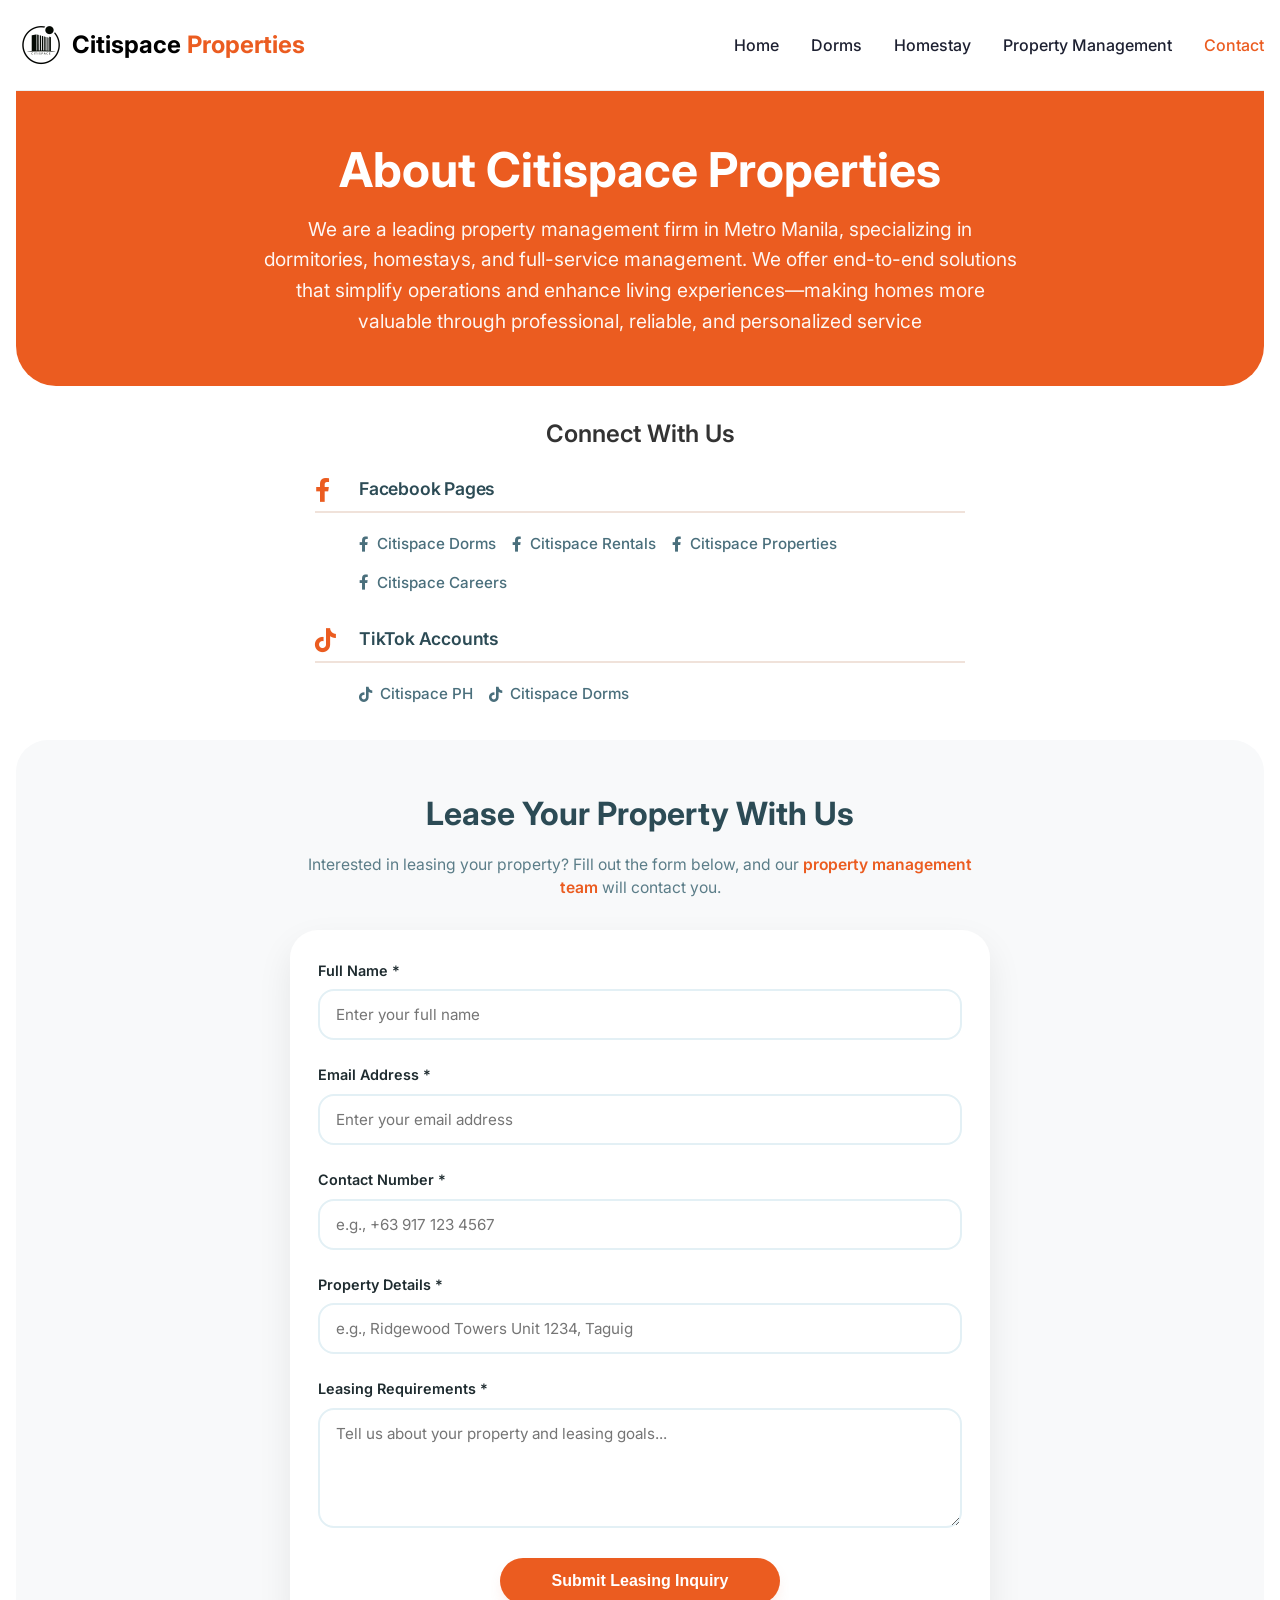
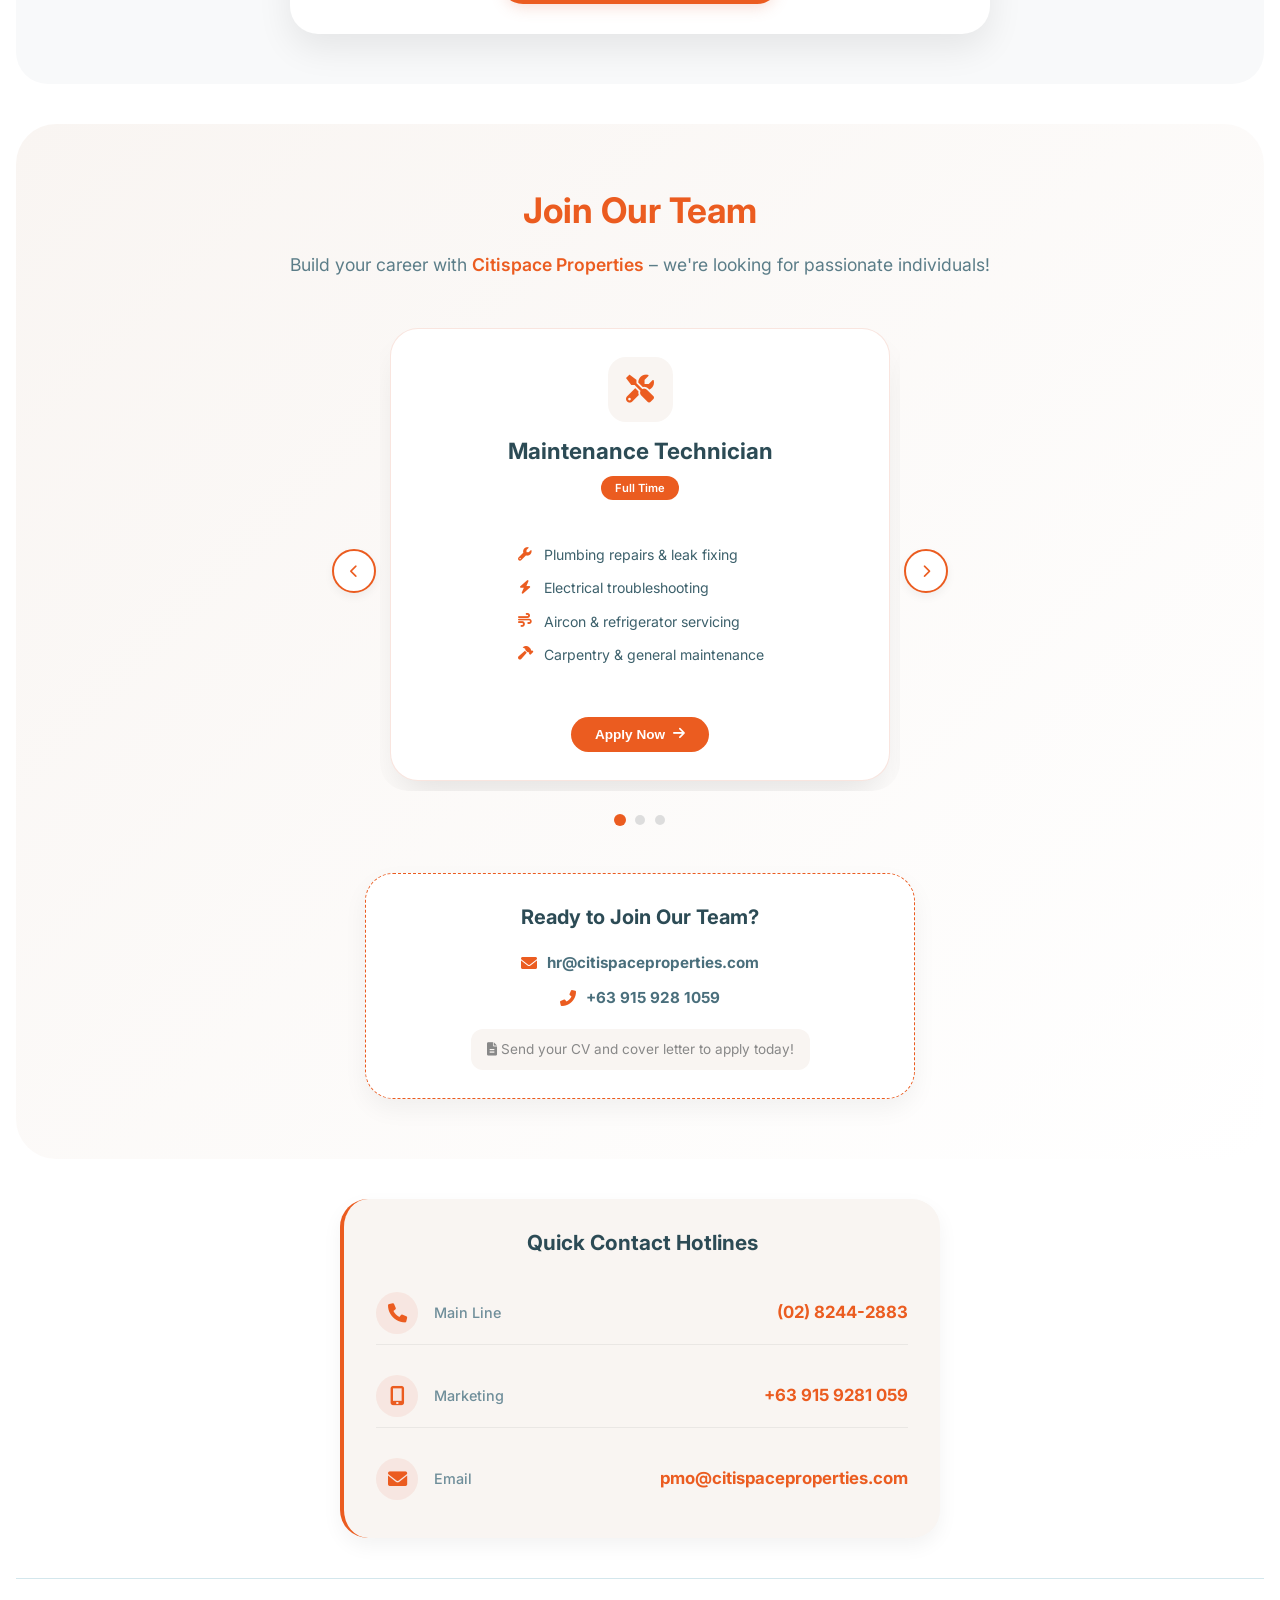
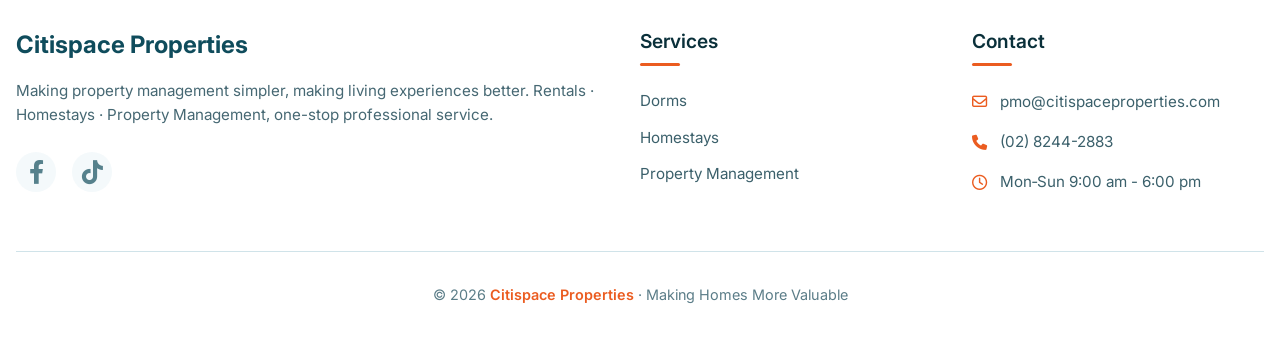
<file: contact.html>
<!DOCTYPE html>
<html lang="en">
<head>
  <meta charset="UTF-8">
  <meta name="viewport" content="width=device-width, initial-scale=1.0, maximum-scale=5.0, user-scalable=yes">
  <title>Contact Us - Citispace Properties</title>
  <link rel="preconnect" href="https://fonts.googleapis.com">
  <link rel="preconnect" href="https://fonts.gstatic.com" crossorigin>
  <link href="https://fonts.googleapis.com/css2?family=Inter:opsz,wght@14..32,400;14..32,500;14..32,600;14..32,700&display=swap" rel="stylesheet">
  <link rel="stylesheet" href="https://cdnjs.cloudflare.com/ajax/libs/font-awesome/6.0.0-beta3/css/all.min.css">
  <style>
    /* ========== Base Styles ========== */
    * {
      box-sizing: border-box;
      margin: 0;
      padding: 0;
    }
    
    body {
      font-family: 'Inter', sans-serif;
      color: #1e2b2f;
      background-color: #ffffff;
      line-height: 1.5;
      overflow-x: hidden;
    }
    
    .container {
      max-width: 1280px;
      margin: 0 auto;
      padding: 0 16px;
      width: 100%;
    }
    
    img {
      max-width: 100%;
      height: auto;
      display: block;
    }

    /* ===== Navigation - EXACTLY MATCHING PROPERTY MANAGEMENT PAGE ===== */
    .navbar {
      display: flex;
      justify-content: space-between;
      align-items: center;
      padding: 20px 0;
      flex-wrap: wrap;
      gap: 16px;
      border-bottom: 1px solid #eaf0f2;
    }
    
    .logo {
      display: flex;
      align-items: center;
      gap: 6px;
      font-size: 1.5rem;
      font-weight: 700;
      color: #000000;
    }
    
    .logo img {
      height: 50px;
      width: auto;
    }
    
    .logo span {
      color: #eb5c20;
    }
    
    .nav-links {
      display: flex;
      gap: 32px;
      font-weight: 500;
      flex-wrap: wrap;
      justify-content: center;
    }
    
    .nav-links a {
      text-decoration: none;
      color: #1d2031;
      transition: color 0.2s;
      font-size: 1rem;
      white-space: nowrap;
      padding: 4px 0;
    }
    
    .nav-links a:hover,
    .nav-links a.active {
      color: #eb5c20;
    }

    /* ===== Mobile Navigation - EXACTLY MATCHING PROPERTY MANAGEMENT PAGE ===== */
    @media (max-width: 550px) {
      .navbar {
        display: flex;
        flex-direction: column;
        justify-content: center;
        align-items: center;
        text-align: center;
        gap: 12px;
        padding: 15px 0;
      }
      
      .logo {
        justify-content: center;
        width: 100%;
        font-size: 1.2rem;
      }
      
      .logo img {
        height: 40px;
      }
      
      .nav-links {
        display: flex;
        flex-direction: row;
        flex-wrap: nowrap;
        gap: 16px;
        justify-content: center;
        align-items: center;
        width: 100%;
        overflow-x: auto;
        -webkit-overflow-scrolling: touch;
        padding-bottom: 4px;
      }
      
      .nav-links a {
        font-size: 0.85rem;
        white-space: nowrap;
        padding: 4px 0;
      }
    }

    @media (max-width: 480px) {
      .nav-links {
        gap: 12px;
      }
      .nav-links a {
        font-size: 0.8rem;
      }
      .logo {
        font-size: 1.1rem;
      }
      .logo img {
        height: 36px;
      }
    }

    @media (max-width: 380px) {
      .nav-links {
        gap: 10px;
      }
      .nav-links a {
        font-size: 0.7rem;
      }
      .logo {
        font-size: 1rem;
      }
      .logo img {
        height: 32px;
      }
    }

    .highlight {
      color: #eb5c20;
      font-weight: 600;
    }

    /* ===== About Section with Orange Backdrop ===== */
    .about-header {
      background: #eb5c20;
      color: white;
      padding: 40px 0;
      margin-bottom: 30px;
      border-radius: 0 0 40px 40px;
      text-align: center;
    }
    
    .about-header h1 {
      font-size: 2.2rem;
      font-weight: 700;
      margin-bottom: 15px;
      line-height: 1.2;
    }
    
    .about-header p {
      font-size: 1rem;
      opacity: 0.95;
      max-width: 800px;
      margin: 0 auto;
      padding: 0 20px;
      line-height: 1.6;
    }
    
    /* Social Section - FULLY CENTERED ON MOBILE */
    .social-section {
      margin: 30px 0 20px;
    }
    
    .social-section h3 {
      font-size: 1.5rem;
      margin-bottom: 24px;
      color: #333;
      text-align: center;
      font-weight: 600;
    }
    
    .social-simple-wrapper {
      max-width: 650px;
      margin: 0 auto;
    }
    
    .social-group {
      margin-bottom: 28px;
    }
    
    .social-group-title {
      display: flex;
      align-items: center;
      gap: 12px;
      margin-bottom: 16px;
      padding-bottom: 8px;
      border-bottom: 2px solid #f0e2da;
    }
    
    .social-group-title i {
      font-size: 1.5rem;
      color: #eb5c20;
      width: 32px;
    }
    
    .social-group-title h4 {
      font-size: 1.1rem;
      font-weight: 600;
      color: #2c4b55;
      margin: 0;
      letter-spacing: -0.2px;
    }
    
    .clean-social-list {
      display: flex;
      flex-wrap: wrap;
      align-items: baseline;
      gap: 8px 16px;
      padding-left: 44px;
    }
    
    .social-link-clean {
      display: inline-flex;
      align-items: center;
      gap: 8px;
      text-decoration: none;
      color: #4a6f7c;
      font-size: 0.95rem;
      font-weight: 500;
      transition: color 0.2s ease;
      background: transparent;
      padding: 4px 0;
    }
    
    .social-link-clean span {
      color: #4a6f7c;
      font-weight: 500;
    }
    
    .social-link-clean:hover {
      color: #eb5c20;
    }
    
    .social-link-clean:hover span {
      color: #eb5c20;
    }
    
    .clean-social-list .separator {
      color: #d4c5bc;
      font-size: 0.7rem;
      display: inline-block;
    }
    
    /* MOBILE STYLES: FULL CENTERING for social section */
    @media (max-width: 550px) {
      .social-section h3 {
        font-size: 1.4rem;
        margin-bottom: 20px;
      }
      
      .social-simple-wrapper {
        width: 100%;
        display: flex;
        flex-direction: column;
        align-items: center;
        justify-content: center;
      }
      
      .social-group {
        width: 100%;
        display: flex;
        flex-direction: column;
        align-items: center;
        text-align: center;
        margin-bottom: 32px;
      }
      
      .social-group-title {
        justify-content: center;
        width: 100%;
        border-bottom: 2px solid #f0e2da;
        padding-bottom: 12px;
        margin-bottom: 18px;
        gap: 10px;
      }
      
      .social-group-title i {
        font-size: 1.4rem;
        width: auto;
      }
      
      .social-group-title h4 {
        font-size: 1.1rem;
      }
      
      .clean-social-list {
        flex-direction: column;
        align-items: center;
        gap: 14px;
        padding-left: 0;
        width: 100%;
      }
      
      .clean-social-list .separator {
        display: none;
      }
      
      .social-link-clean {
        font-size: 1rem;
        padding: 6px 12px;
        background: #f8f9fa;
        border-radius: 40px;
        min-width: 160px;
        justify-content: center;
        transition: all 0.2s ease;
      }
      
      .social-link-clean span {
        font-weight: 500;
      }
      
      .social-link-clean:hover {
        background: #eb5c20;
        color: white;
        transform: translateY(-2px);
      }
      
      .social-link-clean:hover span {
        color: white;
      }
      
      /* Adjust icon spacing for better visual */
      .social-link-clean i {
        font-size: 1.1rem;
      }
    }
    
    /* Extra small devices: additional polish */
    @media (max-width: 380px) {
      .social-link-clean {
        min-width: 140px;
        font-size: 0.9rem;
        padding: 5px 10px;
      }
      
      .social-group-title h4 {
        font-size: 1rem;
      }
      
      .social-group-title i {
        font-size: 1.2rem;
      }
    }
    
    /* Contact Hotline */
    .contact-hotline {
      max-width: 600px;
      margin: 40px auto;
      padding: 28px 32px;
      background-color: #f9f5f2;
      border-radius: 28px;
      border-left: 4px solid #eb5c20;
      box-shadow: 0 8px 20px rgba(0,0,0,0.05);
    }
    
    .contact-hotline h4 {
      font-size: 1.3rem;
      margin-bottom: 24px;
      color: #2c4b55;
      display: flex;
      align-items: center;
      justify-content: center;
      gap: 12px;
      text-align: center;
    }
    
    .contact-hotline h4 i {
      font-size: 1.4rem;
      color: #eb5c20;
    }
    
    .contact-hotline-item {
      display: flex;
      align-items: center;
      gap: 16px;
      margin-bottom: 20px;
      padding: 10px 0;
      border-bottom: 1px solid rgba(0,0,0,0.06);
    }
    
    .contact-hotline-item:last-child {
      border-bottom: none;
      margin-bottom: 0;
    }
    
    .contact-hotline-icon {
      width: 42px;
      height: 42px;
      background: rgba(226,125,96,0.12);
      border-radius: 50%;
      display: flex;
      align-items: center;
      justify-content: center;
      color: #eb5c20;
      font-size: 1.2rem;
      flex-shrink: 0;
    }
    
    .contact-hotline-content {
      flex: 1;
      display: flex;
      justify-content: space-between;
      align-items: baseline;
      flex-wrap: wrap;
      gap: 8px;
    }
    
    .contact-hotline-label {
      font-size: 0.9rem;
      color: #6f8e9a;
      font-weight: 500;
    }
    
    .contact-hotline-value {
      font-size: 1.05rem;
      font-weight: 700;
      color: #1e2b2f;
      word-break: break-word;
    }
    
    .contact-hotline-value.highlight {
      color: #eb5c20;
      text-decoration: none;
    }
    
    @media (max-width: 550px) {
      .contact-hotline {
        padding: 24px 20px;
        margin: 30px auto;
      }
      
      .contact-hotline-item {
        flex-direction: column;
        align-items: flex-start;
        gap: 10px;
      }
      
      .contact-hotline-icon {
        width: 36px;
        height: 36px;
        font-size: 1rem;
      }
      
      .contact-hotline-content {
        width: 100%;
        flex-direction: column;
        align-items: flex-start;
        gap: 4px;
      }
      
      .contact-hotline-label {
        font-size: 0.8rem;
      }
      
      .contact-hotline-value {
        font-size: 1rem;
      }
    }

    /* Lease Form Section with Formspree Integration */
    .lease-form-section {
      padding: 50px 0;
      background: #f8f9fa;
      border-radius: 32px;
      margin: 30px 0;
    }
    
    .headtext {
      text-align: center;
      margin-bottom: 30px;
    }
    
    .headtext h2 {
      font-size: 2rem;
      color: #2c4b55;
      margin-bottom: 15px;
      font-weight: 700;
    }
    
    .headtext p {
      font-size: 0.98rem;
      color: #5b7d88;
      max-width: 700px;
      margin: 0 auto;
      padding: 0 15px;
    }
    
    .contact-form {
      background: white;
      padding: 30px 28px;
      border-radius: 28px;
      box-shadow: 0 15px 35px rgba(0,0,0,0.08);
      max-width: 700px;
      margin: 0 auto;
    }
    
    .form-group {
      margin-bottom: 24px;
    }
    
    .form-group label {
      display: block;
      margin-bottom: 8px;
      font-weight: 600;
      color: #1e2b2f;
      font-size: 0.9rem;
    }
    
    .form-group input,
    .form-group textarea {
      width: 100%;
      padding: 14px 16px;
      border: 2px solid #e3f0f5;
      border-radius: 16px;
      font-size: 0.95rem;
      transition: border-color 0.2s, box-shadow 0.2s;
      font-family: 'Inter', sans-serif;
      background: #ffffff;
    }
    
    .form-group input:focus,
    .form-group textarea:focus {
      outline: none;
      border-color: #eb5c20;
      box-shadow: 0 0 0 3px rgba(226, 125, 96, 0.1);
    }
    
    .form-group textarea {
      min-height: 120px;
      resize: vertical;
    }
    
    .btn-primary {
      background: #eb5c20;
      color: white;
      border: none;
      padding: 14px 28px;
      border-radius: 60px;
      font-weight: 600;
      font-size: 1rem;
      cursor: pointer;
      transition: all 0.2s;
      width: 100%;
      max-width: 280px;
      margin: 0 auto;
      display: block;
      box-shadow: 0 8px 16px -6px rgba(226,125,96,0.3);
    }
    
    .btn-primary:hover {
      background: #c44b3a;
      transform: translateY(-2px);
      box-shadow: 0 12px 20px -8px rgba(226,125,96,0.4);
    }
    
    .success-message {
      margin-top: 20px;
      padding: 15px;
      background: #d4edda;
      color: #155724;
      border-radius: 16px;
      border-left: 4px solid #28a745;
      text-align: center;
      font-size: 0.9rem;
      display: none;
    }
    
    .error-message {
      margin-top: 20px;
      padding: 15px;
      background: #f8d7da;
      color: #721c24;
      border-radius: 16px;
      border-left: 4px solid #dc3545;
      text-align: center;
      font-size: 0.9rem;
      display: none;
    }

    /* ===== Hiring Section ===== */
    .hiring-section {
      background: linear-gradient(135deg, #f9f5f2 0%, #ffffff 100%);
      padding: 60px 0;
      margin: 40px 0;
      border-radius: 40px;
      text-align: center;
    }
    
    .hiring-container {
      max-width: 1200px;
      margin: 0 auto;
      padding: 0 20px;
    }
    
    .hiring-header {
      text-align: center;
      margin-bottom: 40px;
    }
    
    .hiring-header h2 {
      font-size: 2.2rem;
      color: #eb5c20;
      margin-bottom: 15px;
      font-weight: 700;
    }
    
    .hiring-header p {
      font-size: 1.1rem;
      color: #5b7d88;
      max-width: 700px;
      margin: 0 auto;
    }
    
    /* Carousel Container */
    .carousel-container {
      position: relative;
      max-width: 800px;
      margin: 0 auto;
      padding: 0 40px;
    }
    
    .carousel-track-wrapper {
      overflow: hidden;
      border-radius: 28px;
    }
    
    .carousel-track {
      display: flex;
      transition: transform 0.4s ease-in-out;
    }
    
    .carousel-slide {
      flex: 0 0 100%;
      padding: 10px;
    }
    
    .job-card {
      background: white;
      border-radius: 28px;
      padding: 28px 32px;
      box-shadow: 0 20px 35px -10px rgba(0,0,0,0.1);
      border: 1px solid rgba(226, 125, 96, 0.2);
      height: auto;
      display: flex;
      flex-direction: column;
      transition: transform 0.2s;
      text-align: center;
      max-width: 500px;
      margin: 0 auto;
    }
    
    .job-card:hover {
      transform: translateY(-5px);
    }
    
    .job-header {
      display: flex;
      flex-direction: column;
      align-items: center;
      gap: 12px;
      margin-bottom: 20px;
      text-align: center;
    }
    
    .job-icon {
      width: 65px;
      height: 65px;
      background: #f9f5f2;
      border-radius: 18px;
      display: flex;
      align-items: center;
      justify-content: center;
      font-size: 28px;
      color: #eb5c20;
      margin: 0 auto;
    }
    
    .job-title h3 {
      font-size: 1.4rem;
      color: #2c4b55;
      font-weight: 700;
      margin-bottom: 6px;
    }
    
    .job-type {
      background: #eb5c20;
      color: white;
      padding: 4px 14px;
      border-radius: 30px;
      font-size: 0.7rem;
      font-weight: 600;
      display: inline-block;
    }
    
    .qualifications {
      margin: 8px 0;
      text-align: center;
    }
    
    .qualifications ul {
      list-style: none;
      margin: 16px 0;
      padding: 0;
      display: inline-block;
      text-align: left;
    }
    
    .qualifications li {
      display: flex;
      align-items: center;
      justify-content: flex-start;
      gap: 10px;
      margin-bottom: 12px;
      color: #3d616c;
      font-size: 0.88rem;
      text-align: left;
    }
    
    .qualifications li i {
      color: #eb5c20;
      min-width: 18px;
      font-size: 0.85rem;
      text-align: center;
    }
    
    .qualifications li span {
      flex: 1;
    }
    
    .apply-btn {
      background: #eb5c20;
      color: white;
      border: none;
      padding: 10px 24px;
      border-radius: 40px;
      font-weight: 600;
      font-size: 0.85rem;
      cursor: pointer;
      transition: 0.2s;
      margin-top: 16px;
      display: inline-flex;
      align-items: center;
      justify-content: center;
      gap: 8px;
      width: fit-content;
      align-self: center;
    }
    
    .apply-btn:hover {
      background: #c44b3a;
      transform: translateX(5px);
    }
    
    .carousel-btn {
      position: absolute;
      top: 50%;
      transform: translateY(-50%);
      width: 44px;
      height: 44px;
      background: white;
      border: 2px solid #eb5c20;
      border-radius: 50%;
      cursor: pointer;
      display: flex;
      align-items: center;
      justify-content: center;
      color: #eb5c20;
      transition: 0.2s;
      z-index: 2;
      box-shadow: 0 4px 10px rgba(0,0,0,0.05);
    }
    
    .carousel-btn:hover {
      background: #eb5c20;
      color: white;
      border-color: #eb5c20;
    }
    
    .carousel-btn.prev { left: -8px; }
    .carousel-btn.next { right: -8px; }
    
    .carousel-indicators {
      display: flex;
      justify-content: center;
      gap: 10px;
      margin-top: 24px;
    }
    
    .indicator {
      width: 10px;
      height: 10px;
      border-radius: 50%;
      background: #ddd;
      cursor: pointer;
      transition: 0.2s;
    }
    
    .indicator.active {
      background: #eb5c20;
      transform: scale(1.2);
    }
    
    .hr-contact-card {
      max-width: 550px;
      margin: 48px auto 0;
      background: white;
      border-radius: 28px;
      padding: 28px 24px;
      text-align: center;
      border: 1px dashed #eb5c20;
      box-shadow: 0 10px 25px rgba(0,0,0,0.05);
    }
    
    .hr-contact-card h4 {
      font-size: 1.25rem;
      color: #2c4b55;
      margin-bottom: 18px;
    }
    
    .hr-contact-details {
      display: flex;
      flex-direction: column;
      gap: 12px;
      margin: 20px 0;
      align-items: center;
    }
    
    .hr-contact-details p {
      display: inline-flex;
      align-items: center;
      gap: 10px;
      color: #4a6f7c;
      font-size: 0.95rem;
    }
    
    .hr-contact-details p i {
      color: #eb5c20;
      font-size: 1rem;
    }
    
    .hr-note {
      font-size: 0.85rem;
      color: #888;
      background: #f9f5f2;
      padding: 10px 16px;
      border-radius: 12px;
      display: inline-block;
    }
    
    /* Footer */
    .footer {
      padding: 48px 0 32px;
      border-top: 1px solid #d3e7ed;
      margin-top: 40px;
    }

    .footer-grid {
      display: grid;
      grid-template-columns: 2fr 1fr 1fr;
      gap: 40px;
      margin-bottom: 40px;
    }

    .footer-col .logo {
      display: flex;
      align-items: center;
      gap: 8px;
      font-size: 1.5rem;
      font-weight: 700;
      color: #eb5c20;
      margin-bottom: 16px;
    }

    .footer-col .logo i {
      font-size: 1.8rem;
      color: #0f4c5c;
    }

    .footer-col .logo span {
      color: #0f4c5c;
    }

    .footer-col p {
      color: #466873;
      margin: 0 0 24px 0;
      font-size: 0.95rem;
      line-height: 1.6;
    }

    .footer-col p i {
      margin-right: 8px;
      color: #eb5c20;
      width: 20px;
    }

    .social-icons {
      display: flex;
      gap: 16px;
      margin-top: 20px;
    }

    .social-icons i {
      font-size: 1.5rem;
      color: #0f4c5c;
      opacity: 0.7;
      transition: all 0.2s ease;
      cursor: pointer;
      width: 40px;
      height: 40px;
      display: flex;
      align-items: center;
      justify-content: center;
      background: #f0f7fa;
      border-radius: 50%;
    }

    .social-icons i:hover {
      opacity: 1;
      background: #eb5c20;
      color: white;
      transform: translateY(-3px);
    }

    .footer-col h5 {
      font-size: 1.2rem;
      color: #0a303a;
      margin-bottom: 24px;
      font-weight: 600;
      position: relative;
      padding-bottom: 10px;
    }

    .footer-col h5::after {
      content: '';
      position: absolute;
      left: 0;
      bottom: 0;
      width: 40px;
      height: 3px;
      background: #eb5c20;
      border-radius: 2px;
    }

    .footer-col a {
      display: block;
      color: #3b606b;
      text-decoration: none;
      margin-bottom: 14px;
      font-size: 0.95rem;
      transition: all 0.2s ease;
    }

    .footer-col a:hover {
      color: #eb5c20;
      transform: translateX(5px);
    }

    .footer-col .contact-info p {
      display: flex;
      align-items: center;
      margin-bottom: 16px;
      color: #3b606b;
    }

    .copyright {
      text-align: center;
      color: #5b7d88;
      font-size: 0.9rem;
      padding-top: 32px;
      border-top: 1px solid #d0e3e9;
      margin-top: 20px;
    }

    @media (max-width: 900px) {
      .footer-grid {
        grid-template-columns: 1fr 1fr;
      }
      .footer-col:first-child {
        grid-column: 1 / -1;
        margin-bottom: 20px;
      }
    }
    
    @media (max-width: 600px) {
      .footer-grid {
        grid-template-columns: 1fr;
        gap: 40px;
      }
      .footer-col {
        text-align: center;
      }
      .footer-col .logo {
        justify-content: center;
      }
      .footer-col h5::after {
        left: 50%;
        transform: translateX(-50%);
      }
      .footer-col a:hover {
        transform: translateX(0) scale(1.05);
      }
      .footer-col .contact-info p {
        justify-content: center;
      }
      .social-icons {
        justify-content: center;
      }
      .carousel-btn {
        width: 36px;
        height: 36px;
      }
      .carousel-container {
        padding: 0 28px;
        max-width: 100%;
      }
      .job-card {
        padding: 20px 24px;
      }
      .qualifications ul {
        width: 100%;
      }
    }

    @media (min-width: 900px) {
      .carousel-container {
        max-width: 600px;
      }
    }
    
    @media (min-width: 600px) {
      .about-header h1 {
        font-size: 2.5rem;
      }
      .about-header p {
        font-size: 1.1rem;
      }
    }
    
    @media (min-width: 900px) {
      .about-header {
        padding: 50px 0;
      }
      .about-header h1 {
        font-size: 3rem;
      }
      .about-header p {
        font-size: 1.2rem;
      }
    }
    
    @media (max-width: 550px) {
      .job-header {
        gap: 8px;
      }
      .job-icon {
        width: 50px;
        height: 50px;
        font-size: 24px;
      }
      .job-title h3 {
        font-size: 1.2rem;
      }
      .qualifications li {
        font-size: 0.8rem;
        gap: 8px;
      }
      .apply-btn {
        width: 100%;
        justify-content: center;
      }
      .hr-contact-card {
        margin: 30px 16px;
        padding: 20px;
      }
      .hr-contact-details p {
        font-size: 0.85rem;
        flex-wrap: wrap;
        justify-content: center;
      }
      .job-card {
        max-width: 100%;
      }
    }
  </style>
</head>
<body>
  <div class="container">
    <!-- Navigation -->
    <nav class="navbar">
      <div class="logo">
        <img src="Cpms logo (black).png" alt="Citispace Properties Logo"> 
        Citispace <span>Properties</span>
      </div>
      <div class="nav-links">
        <a href="index.html">Home</a>
        <a href="dorms.html">Dorms</a>
        <a href="homestay.html">Homestay</a>
        <a href="prop.html">Property Management</a>
        <a href="contact.html" class="active">Contact</a>
      </div>
    </nav>

    <!-- About Section with Orange Backdrop -->
    <div class="about-header">
      <div class="container">
        <h1>About <span style="color: #ffffff;">Citispace Properties</span></h1>
        <p>We are a leading property management firm in Metro Manila, specializing in dormitories, homestays, and full-service management. We offer end-to-end solutions that simplify operations and enhance living experiences—making homes more valuable through professional, reliable, and personalized service</p>
      </div>
    </div>

    <!-- Social Media Section - NOW FULLY CENTERED ON MOBILE -->
    <section class="social-section">
      <div class="container">
        <h3>Connect With Us</h3>
        <div class="social-simple-wrapper">
          <div class="social-group">
            <div class="social-group-title">
              <i class="fab fa-facebook-f"></i>
              <h4>Facebook Pages</h4>
            </div>
            <div class="clean-social-list">
              <a href="https://www.facebook.com/citispacedorms" target="_blank" class="social-link-clean"><i class="fab fa-facebook-f"></i><span>Citispace Dorms</span></a>
              <a href="https://www.facebook.com/citispacerentalsph" target="_blank" class="social-link-clean"><i class="fab fa-facebook-f"></i><span>Citispace Rentals</span></a>
              <a href="https://www.facebook.com/citispacepropertiesph" target="_blank" class="social-link-clean"><i class="fab fa-facebook-f"></i><span>Citispace Properties</span></a>
              <a href="https://www.facebook.com/profile.php?id=61578935614046" target="_blank" class="social-link-clean"><i class="fab fa-facebook-f"></i><span>Citispace Careers</span></a>
            </div>
          </div>
          <div class="social-group">
            <div class="social-group-title">
              <i class="fab fa-tiktok"></i>
              <h4>TikTok Accounts</h4>
            </div>
            <div class="clean-social-list">
              <a href="https://www.tiktok.com/@citispaceph?lang=en" target="_blank" class="social-link-clean"><i class="fab fa-tiktok"></i><span>Citispace PH</span></a>
              <a href="https://www.tiktok.com/@citispacedorms?lang=en" target="_blank" class="social-link-clean"><i class="fab fa-tiktok"></i><span>Citispace Dorms</span></a>
            </div>
          </div>
        </div>
      </div>
    </section>

    <!-- Lease Your Property Form -->
    <section class="lease-form-section">
      <div class="container">
        <div class="headtext">
          <h2>Lease Your Property With Us</h2>
          <p>Interested in leasing your property? Fill out the form below, and our <span class="highlight">property management team</span> will contact you.</p>
        </div>
        <form id="leaseForm" class="contact-form" action="https://formspree.io/f/xbdzwjbq" method="POST">
          <input type="hidden" name="_subject" value="New Leasing Inquiry - Citispace Properties">
          <input type="text" name="_gotcha" style="display:none">
          <input type="hidden" name="_next" value="https://citispaceproperties.com/thank-you.html">
          
          <div class="form-group">
            <label for="fullName">Full Name *</label>
            <input type="text" id="fullName" name="full_name" required placeholder="Enter your full name">
          </div>
          <div class="form-group">
            <label for="email">Email Address *</label>
            <input type="email" id="email" name="email" required placeholder="Enter your email address">
          </div>
          <div class="form-group">
            <label for="phone">Contact Number *</label>
            <input type="tel" id="phone" name="contact_number" required placeholder="e.g., +63 917 123 4567">
          </div>
          <div class="form-group">
            <label for="propertyDetails">Property Details *</label>
            <input type="text" id="propertyDetails" name="property_details" required placeholder="e.g., Ridgewood Towers Unit 1234, Taguig">
          </div>
          <div class="form-group">
            <label for="message">Leasing Requirements *</label>
            <textarea id="message" name="leasing_requirements" required placeholder="Tell us about your property and leasing goals..."></textarea>
          </div>
          <button type="submit" class="btn-primary">Submit Leasing Inquiry</button>
          <div id="successMessage" class="success-message">
            <i class="fas fa-check-circle"></i> Your leasing inquiry has been sent successfully! Our team will contact you within 24 hours.
          </div>
          <div id="errorMessage" class="error-message">
            <i class="fas fa-exclamation-circle"></i> There was an error sending your inquiry. Please try again or contact us directly.
          </div>
        </form>
      </div>
    </section>

    <!-- Join Our Team / HR Section -->
    <section class="hiring-section">
      <div class="hiring-container">
        <div class="hiring-header">
          <h2>Join Our Team</h2>
          <p>Build your career with <span class="highlight">Citispace Properties</span> – we're looking for passionate individuals!</p>
        </div>
        <div class="carousel-container">
          <button class="carousel-btn prev" onclick="moveSlide(-1)"><i class="fas fa-chevron-left"></i></button>
          <div class="carousel-track-wrapper">
            <div class="carousel-track" id="carouselTrack">
              <div class="carousel-slide">
                <div class="job-card">
                  <div class="job-header">
                    <div class="job-icon"><i class="fas fa-tools"></i></div>
                    <div class="job-title">
                      <h3>Maintenance Technician</h3>
                      <span class="job-type">Full Time</span>
                    </div>
                  </div>
                  <div class="qualifications">
                    <ul>
                      <li><i class="fas fa-wrench"></i> <span>Plumbing repairs & leak fixing</span></li>
                      <li><i class="fas fa-bolt"></i> <span>Electrical troubleshooting</span></li>
                      <li><i class="fas fa-wind"></i> <span>Aircon & refrigerator servicing</span></li>
                      <li><i class="fas fa-hammer"></i> <span>Carpentry & general maintenance</span></li>
                    </ul>
                  </div>
                  <button class="apply-btn" onclick="applyForJob('Maintenance Technician')">Apply Now <i class="fas fa-arrow-right"></i></button>
                </div>
              </div>
              <div class="carousel-slide">
                <div class="job-card">
                  <div class="job-header">
                    <div class="job-icon"><i class="fas fa-chart-line"></i></div>
                    <div class="job-title">
                      <h3>Marketing Interns</h3>
                      <span class="job-type">Internship</span>
                    </div>
                  </div>
                  <div class="qualifications">
                    <ul>
                      <li><i class="fas fa-bullseye"></i> <span>Hands-On Real Estate Marketing</span></li>
                      <li><i class="fas fa-paint-brush"></i> <span>Creative Portfolio (Ads & Videos)</span></li>
                      <li><i class="fas fa-share-alt"></i> <span>Social Media & Digital Marketing</span></li>
                      <li><i class="fas fa-users"></i> <span>Real Client Exposure</span></li>
                    </ul>
                  </div>
                  <button class="apply-btn" onclick="applyForJob('Marketing Intern')">Apply Now <i class="fas fa-arrow-right"></i></button>
                </div>
              </div>
              <div class="carousel-slide">
                <div class="job-card">
                  <div class="job-header">
                    <div class="job-icon"><i class="fas fa-calculator"></i></div>
                    <div class="job-title">
                      <h3>Accounting Interns</h3>
                      <span class="job-type">Internship</span>
                    </div>
                  </div>
                  <div class="qualifications">
                    <ul>
                      <li><i class="fas fa-hand-holding-usd"></i> <span>Real Estate Accounting Experience</span></li>
                      <li><i class="fas fa-building"></i> <span>Property Management Finance</span></li>
                      <li><i class="fas fa-chart-pie"></i> <span>Practical Training & Mentorship</span></li>
                    </ul>
                  </div>
                  <button class="apply-btn" onclick="applyForJob('Accounting Intern')">Apply Now <i class="fas fa-arrow-right"></i></button>
                </div>
              </div>
            </div>
          </div>
          <button class="carousel-btn next" onclick="moveSlide(1)"><i class="fas fa-chevron-right"></i></button>
          <div class="carousel-indicators" id="indicators"><span class="indicator active" onclick="goToSlide(0)"></span><span class="indicator" onclick="goToSlide(1)"></span><span class="indicator" onclick="goToSlide(2)"></span></div>
        </div>
        <div class="hr-contact-card">
          <h4>Ready to Join Our Team?</h4>
          <div class="hr-contact-details">
            <p><i class="fas fa-envelope"></i> <strong>hr@citispaceproperties.com</strong></p>
            <p><i class="fas fa-phone-alt"></i> <strong>+63 915 928 1059</strong></p>
          </div>
          <div class="hr-note">
            <i class="fas fa-file-alt"></i> Send your CV and cover letter to apply today!
          </div>
        </div>
      </div>
    </section>

    <!-- Contact Hotline -->
    <div class="contact-hotline">
      <h4>Quick Contact Hotlines</h4>
      <div class="contact-hotline-item">
        <div class="contact-hotline-icon"><i class="fas fa-phone"></i></div>
        <div class="contact-hotline-content">
          <span class="contact-hotline-label">Main Line</span>
          <span class="contact-hotline-value highlight">(02) 8244-2883</span>
        </div>
      </div>
      <div class="contact-hotline-item">
        <div class="contact-hotline-icon"><i class="fas fa-mobile-alt"></i></div>
        <div class="contact-hotline-content">
          <span class="contact-hotline-label">Marketing</span>
          <span class="contact-hotline-value highlight">+63 915 9281 059</span>
        </div>
      </div>
      <div class="contact-hotline-item">
        <div class="contact-hotline-icon"><i class="fas fa-envelope"></i></div>
        <div class="contact-hotline-content">
          <span class="contact-hotline-label">Email</span>
          <span class="contact-hotline-value highlight">pmo@citispaceproperties.com</span>
        </div>
      </div>
    </div>

    <!-- Footer -->
    <footer class="footer">
      <div class="footer-grid">
        <div class="footer-col">
          <div class="logo">
            <span>Citispace Properties</span>
          </div>
          <p>Making property management simpler, making living experiences better. Rentals · Homestays · Property Management, one-stop professional service.</p>
          <div class="social-icons">
            <i class="fab fa-facebook-f" onclick="window.open('https://www.facebook.com/citispacedorms')"></i>
            <i class="fab fa-tiktok" onclick="window.open('https://www.tiktok.com/@citispacedorms?lang=en')"></i>
          </div>
        </div>
        <div class="footer-col">
          <h5>Services</h5>
          <a href="dorms.html">Dorms</a>
          <a href="homestay.html">Homestays</a>
          <a href="prop.html">Property Management</a>
        </div>
        <div class="footer-col">
          <h5>Contact</h5>
          <div class="contact-info">
            <p><i class="fa-regular fa-envelope"></i> pmo@citispaceproperties.com</p>
            <p><i class="fas fa-phone"></i> (02) 8244-2883</p>
            <p><i class="fa-regular fa-clock"></i> Mon‑Sun 9:00 am - 6:00 pm</p>
          </div>
        </div>
      </div>
      <div class="copyright">© 2026 <span class="highlight">Citispace Properties</span> · Making Homes More Valuable</div>
    </footer>
  </div>

  <script>
    let currentSlide = 0;
    const track = document.getElementById('carouselTrack');
    const slides = document.querySelectorAll('.carousel-slide');
    const indicators = document.querySelectorAll('.indicator');
    const totalSlides = slides.length;
    
    function updateCarousel() { 
      if(track) track.style.transform = `translateX(-${currentSlide * 100}%)`; 
      indicators.forEach((ind, i) => { 
        if(i===currentSlide) ind.classList.add('active'); 
        else ind.classList.remove('active'); 
      }); 
    }
    
    function moveSlide(d) { 
      currentSlide += d; 
      if(currentSlide<0) currentSlide = totalSlides-1; 
      if(currentSlide>=totalSlides) currentSlide=0; 
      updateCarousel(); 
    }
    
    function goToSlide(i) { 
      currentSlide=i; 
      updateCarousel(); 
    }
    
    function applyForJob(jobTitle) { 
      window.location.href = `mailto:hr@citispaceproperties.com?subject=${encodeURIComponent(`Application for ${jobTitle} Position`)}&body=${encodeURIComponent(`I am interested in applying for the ${jobTitle} position at Citispace Properties.\n\nPlease find my attached resume.`)}`; 
    }
    
    // Formspree form handling
    const leaseForm = document.getElementById('leaseForm');
    const successMsg = document.getElementById('successMessage');
    const errorMsg = document.getElementById('errorMessage');
    
    if (leaseForm) {
      leaseForm.addEventListener('submit', async function(e) {
        e.preventDefault();
        
        successMsg.style.display = 'none';
        errorMsg.style.display = 'none';
        
        const formData = new FormData(leaseForm);
        
        try {
          const response = await fetch(leaseForm.action, {
            method: 'POST',
            body: formData,
            headers: {
              'Accept': 'application/json'
            }
          });
          
          if (response.ok) {
            successMsg.style.display = 'block';
            leaseForm.reset();
            setTimeout(() => {
              successMsg.style.display = 'none';
            }, 5000);
          } else {
            errorMsg.style.display = 'block';
            setTimeout(() => {
              errorMsg.style.display = 'none';
            }, 5000);
          }
        } catch (error) {
          errorMsg.style.display = 'block';
          setTimeout(() => {
            errorMsg.style.display = 'none';
          }, 5000);
        }
      });
    }
    
    let touchStartX=0; 
    if(track){ 
      track.addEventListener('touchstart',(e)=>{ 
        touchStartX=e.changedTouches[0].screenX; 
      }); 
      track.addEventListener('touchend',(e)=>{ 
        let endX=e.changedTouches[0].screenX; 
        if(endX<touchStartX-50) moveSlide(1); 
        else if(endX>touchStartX+50) moveSlide(-1); 
      }); 
    }
  </script>
</body>
</html>
</file>
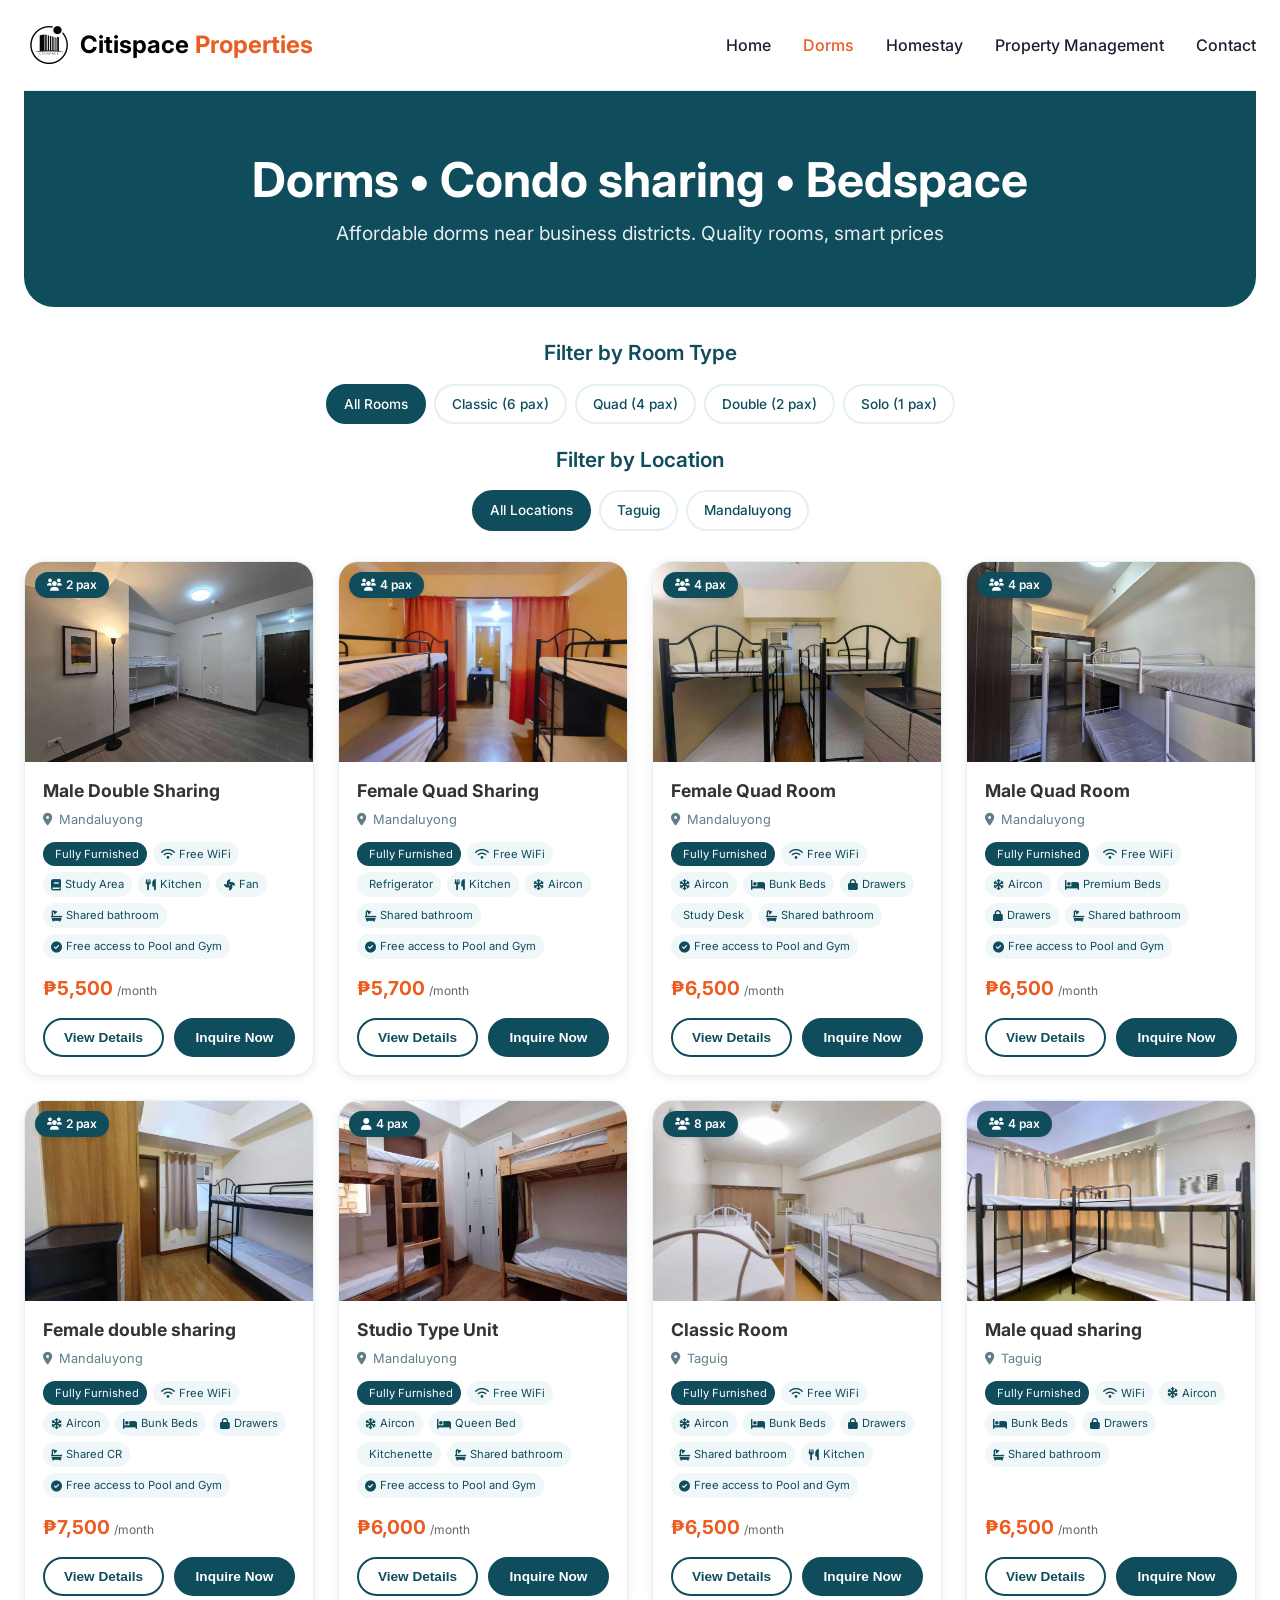
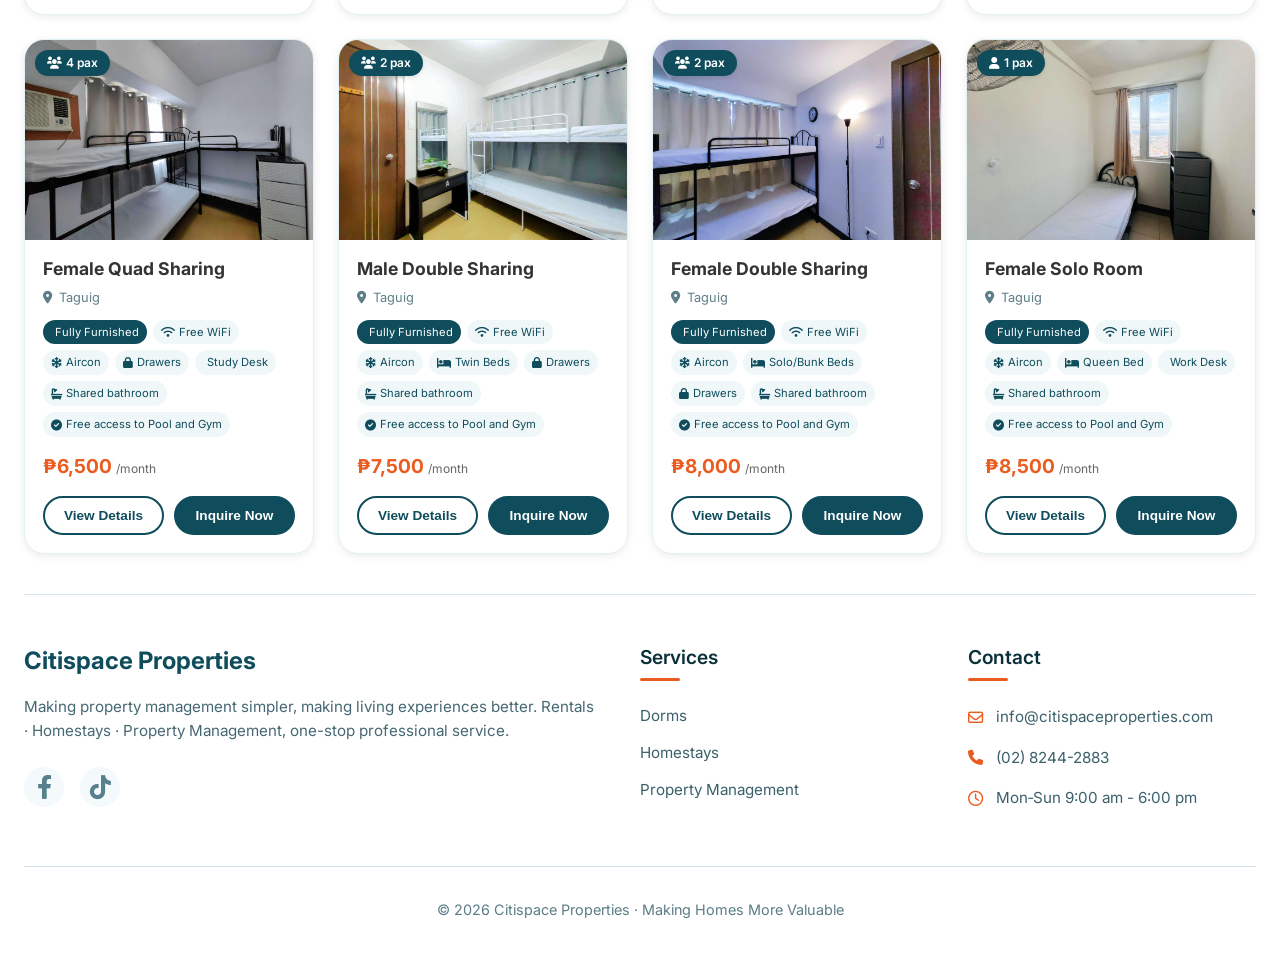
<file: dorms.html>
<!DOCTYPE html>
<html lang="en">
<head>
  <meta charset="UTF-8">
  <meta name="viewport" content="width=device-width, initial-scale=1.0, maximum-scale=5.0, user-scalable=yes">
  <title>Dorms - Citispace Properties</title>
  <!-- Fonts & icons -->
  <link rel="preconnect" href="https://fonts.googleapis.com">
  <link rel="preconnect" href="https://fonts.gstatic.com" crossorigin>
  <link href="https://fonts.googleapis.com/css2?family=Inter:opsz,wght@14..32,400;14..32,500;14..32,600;14..32,700&display=swap" rel="stylesheet">
  <link rel="stylesheet" href="https://cdnjs.cloudflare.com/ajax/libs/font-awesome/6.0.0-beta3/css/all.min.css">
  <style>
    /* ========== Base Styles ========== */
    * {
      box-sizing: border-box;
      margin: 0;
      padding: 0;
    }
    
    body {
      font-family: 'Inter', sans-serif;
      color: #1e2b2f;
      background-color: #ffffff;
      line-height: 1.5;
      overflow-x: hidden;
    }
    
    .container {
      max-width: 1280px;
      margin: 0 auto;
      padding: 0 16px;
      width: 100%;
    }
    
    img {
      max-width: 100%;
      height: auto;
      display: block;
    }

    /* ===== Navigation - Desktop Layout ===== */
    .navbar {
      display: flex;
      justify-content: space-between;
      align-items: center;
      padding: 20px 0;
      flex-wrap: wrap;
      gap: 16px;
      border-bottom: 1px solid #eaf0f2;
    }
    
    .logo {
      display: flex;
      align-items: center;
      gap: 6px;
      font-size: 1.5rem;
      font-weight: 700;
      color: #000000;
    }
    
    .logo img {
      height: 50px;
      width: auto;
    }
    
    .logo span {
      color: #eb5c20;
    }
    
    .nav-links {
      display: flex;
      gap: 32px;
      font-weight: 500;
      flex-wrap: wrap;
      justify-content: center;
    }
    
    .nav-links a {
      text-decoration: none;
      color: #1d2031;
      transition: color 0.2s;
      font-size: 1rem;
      white-space: nowrap;
      padding: 4px 0;
    }
    
    .nav-links a:hover,
    .nav-links a.active {
      color: #eb5c20;
    }

    /* ===== Mobile Navigation ===== */
    @media (max-width: 550px) {
      .navbar {
        display: flex;
        flex-direction: column;
        justify-content: center;
        align-items: center;
        text-align: center;
        gap: 12px;
        padding: 15px 0;
      }
      
      .logo {
        justify-content: center;
        width: 100%;
        font-size: 1.2rem;
      }
      
      .logo img {
        height: 40px;
      }
      
      .nav-links {
        display: flex;
        flex-direction: row;
        flex-wrap: nowrap;
        gap: 16px;
        justify-content: center;
        align-items: center;
        width: 100%;
        overflow-x: auto;
        -webkit-overflow-scrolling: touch;
        padding-bottom: 4px;
      }
      
      .nav-links a {
        font-size: 0.85rem;
        white-space: nowrap;
        padding: 4px 0;
      }
    }

    @media (max-width: 480px) {
      .nav-links {
        gap: 12px;
      }
      .nav-links a {
        font-size: 0.8rem;
      }
      .logo {
        font-size: 1.1rem;
      }
      .logo img {
        height: 36px;
      }
    }

    @media (max-width: 380px) {
      .nav-links {
        gap: 10px;
      }
      .nav-links a {
        font-size: 0.7rem;
      }
      .logo {
        font-size: 1rem;
      }
      .logo img {
        height: 32px;
      }
    }

    /* ===== Page Header ===== */
    .page-header {
      background: #0f4c5c;
      color: white;
      padding: 30px 0;
      margin-bottom: 30px;
      border-radius: 0 0 30px 30px;
      text-align: center;
    }
    .page-header h1 {
      font-size: 1.8rem;
      font-weight: 700;
      margin-bottom: 10px;
      line-height: 1.2;
    }
    
    .page-header p {
      font-size: 0.95rem;
      opacity: 0.9;
      max-width: 700px;
      margin: 0 auto;
      padding: 0 15px;
    }

    /* ===== Filter Section ===== */
    .filter-section {
      text-align: center;
      margin: 30px 0;
    }
    
    .filter-title {
      font-size: 1.3rem;
      font-weight: 600;
      color: #0f4c5c;
      margin-bottom: 15px;
      text-align: center;
    }
    
    .filter-tags {
      display: flex;
      justify-content: center;
      gap: 8px;
      flex-wrap: wrap;
      margin-top: 10px;
    }
    
    .filter-tag {
      background: white;
      border: 2px solid #e3f0f5;
      color: #0f4c5c;
      padding: 8px 16px;
      border-radius: 50px;
      font-weight: 500;
      font-size: 0.85rem;
      cursor: pointer;
      transition: all 0.2s;
    }
    
    .filter-tag:hover,
    .filter-tag.active {
      background: #0f4c5c;
      color: white;
      border-color: #0f4c5c;
    }

    /* ===== Room Grid ===== */
    .room-grid {
      display: grid;
      grid-template-columns: 1fr;
      gap: 20px;
      margin: 30px 0;
    }
    
    .room-card {
      display: flex;
      flex-direction: column;
      height: 100%;
      background: white;
      border-radius: 20px;
      overflow: hidden;
      box-shadow: 0 2px 8px rgba(0,0,0,0.08);
      transition: transform 0.2s, box-shadow 0.2s;
      border: 1px solid #e3f0f5;
      cursor: pointer;
    }
    
    .room-card:hover {
      transform: translateY(-3px);
      box-shadow: 0 6px 16px rgba(0,0,0,0.1);
    }
    
    .room-image {
      position: relative;
      height: 180px;
      overflow: hidden;
      pointer-events: none;
    }
    
    .room-image img {
      width: 100%;
      height: 100%;
      object-fit: cover;
    }
    
    .room-content {
      display: flex;
      flex-direction: column;
      flex: 1;
      padding: 18px;
      pointer-events: none;
    }
    
    .room-title {
      font-size: 1.1rem;
      font-weight: 700;
      margin-bottom: 8px;
      color: #333;
      line-height: 1.3;
    }
    
    /* Location text - plain text without background (matching homepage) */
    .location-text {
      display: inline-flex;
      align-items: center;
      gap: 6px;
      font-size: 0.8rem;
      color: #5f7e88;
      margin-bottom: 12px;
    }
    
    .room-features {
      display: flex;
      flex-wrap: wrap;
      gap: 6px;
      margin-bottom: 15px;
      min-height: 48px;
    }
    
    .feature-badge {
      background: #f0f7f9;
      padding: 4px 8px;
      border-radius: 20px;
      font-size: 0.7rem;
      color: #0f4c5c;
      display: inline-flex;
      align-items: center;
      gap: 4px;
    }
    .feature-badge-i {
      background: #0f4c5c;
      padding: 4px 8px;
      border-radius: 20px;
      font-size: 0.7rem;
      color: #ffffff;
      display: inline-flex;
      align-items: center;
      gap: 4px;
    }
    
    .price-container {
      margin-top: auto;
      margin-bottom: 15px;
    }
    
    .room-price {
      font-size: 1.2rem;
      font-weight: 700;
      color: #eb5c20;
    }
    
    .room-price small {
      font-size: 0.75rem;
      font-weight: normal;
      color: #666;
    }
    
    .room-actions {
      display: flex;
      gap: 10px;
      margin-top: 0;
      pointer-events: auto;
    }
    
    .btn-secondary, .btn-inquire {
      flex: 1;
      text-align: center;
      padding: 10px 0;
      border-radius: 30px;
      font-weight: 600;
      font-size: 0.85rem;
      text-decoration: none;
      transition: all 0.2s;
      cursor: pointer;
    }
    
    .btn-secondary {
      background: transparent;
      border: 2px solid #0f4c5c;
      color: #0f4c5c;
    }
    
    .btn-secondary:hover {
      background: #1c4a55;
      color: white;
    }
    
    .btn-inquire {
      background: #0f4c5c;
      border: 2px solid #0f4c5c;
      color: white;
    }
    
    .btn-inquire:hover {
      background: #478392;
    }

    /* ===== Room Badges ===== */
    .room-capacity {
      position: absolute;
      top: 10px;
      left: 10px;
      background: #0f4c5c;
      color: white;
      padding: 4px 12px;
      border-radius: 20px;
      font-size: 0.75rem;
      font-weight: 600;
      display: flex;
      align-items: center;
      gap: 4px;
      z-index: 10;
      box-shadow: 0 2px 4px rgba(0,0,0,0.1);
    }

    /* ===== Modal Base Styles ===== */
    .modal {
      display: none;
      position: fixed;
      z-index: 1000;
      left: 0;
      top: 0;
      width: 100%;
      height: 100%;
      background-color: rgba(0,0,0,0.6);
      animation: fadeIn 0.2s;
      overflow-y: auto;
      padding: 10px;
    }
    
    .modal-content {
      position: relative;
      background: white;
      margin: 20px auto;
      width: 100%;
      max-width: 1000px;
      border-radius: 24px;
      animation: slideUp 0.2s;
      overflow: hidden;
    }
    
    @keyframes fadeIn {
      from { opacity: 0; }
      to { opacity: 1; }
    }
    
    @keyframes slideUp {
      from { transform: translateY(30px); opacity: 0; }
      to { transform: translateY(0); opacity: 1; }
    }

    /* ===== ROOM DETAILS MODAL ===== */
    body.modal-open {
      overflow: hidden;
      position: fixed;
      width: 100%;
      height: 100%;
    }
    #detailsModal .modal-content {
      display: flex;
      flex-direction: column;
      max-height: 90vh;
    }
    
    #detailsModal .details-left {
      background: #eb5c20;
      color: white;
      padding: 20px;
      max-height: 45vh;
      overflow-y: auto;
    }

    #detailsModal .details-left {
      color: white;
    }
    
    #detailsModal .details-right {
      background: #1a1a1a;
      height: 45vh;
      display: flex;
      flex-direction: column;
    }
    
    #detailsModal h2 {
      font-size: 1.3rem;
      margin-bottom: 6px;
      line-height: 1.2;
      padding-right: 30px;
    }
    
    #detailsModal .room-desc {
      font-size: 0.8rem;
      margin-bottom: 12px;
      opacity: 0.9;
      line-height: 1.3;
    }
    
    #detailsModal .details-card {
      background: rgba(255,255,255,0.12);
      border-radius: 14px;
      padding: 12px;
      margin-bottom: 12px;
    }
    
    #detailsModal .details-card h3 {
      font-size: 0.85rem;
      margin-bottom: 8px;
      display: flex;
      align-items: center;
      gap: 6px;
      color: white;
    }
    
    #detailsModal .details-grid {
      display: flex;
      gap: 20px;
      flex-wrap: wrap;
    }
    
    #detailsModal .details-item {
      flex: 1;
      min-width: 90px;
    }
    
    #detailsModal .details-label {
      font-size: 0.65rem;
      opacity: 0.7;
      text-transform: uppercase;
      letter-spacing: 0.5px;
      margin-bottom: 3px;
    }
    
    #detailsModal .details-value {
      font-size: 1rem;
      font-weight: 600;
      display: flex;
      align-items: center;
      gap: 5px;
    }
    
    #detailsModal .price-value {
      color: #ffffff;
    }
    
    .contract-options {
      display: flex;
      gap: 12px;
      flex-wrap: wrap;
      margin-top: 6px;
    }
    
    .contract-badge {
      background: rgba(255,255,255,0.2);
      border-radius: 30px;
      padding: 4px 12px;
      text-align: center;
      flex: 1;
      min-width: 100px;
    }
    
    .contract-badge .term {
      font-size: 0.7rem;
      font-weight: 600;
      text-transform: uppercase;
      letter-spacing: 0.5px;
      opacity: 0.8;
      margin-bottom: 2px;
    }
    
    .contract-badge .duration {
      font-size: 0.85rem;
      font-weight: 700;
    }
    
    .contract-note {
      font-size: 0.65rem;
      opacity: 0.8;
      margin-top: 6px;
      text-align: center;
      font-style: italic;
    }
    
    #detailsModal .inclusions-grid {
      display: grid;
      grid-template-columns: repeat(2, 1fr);
      gap: 6px;
    }
    
    #detailsModal .inclusion-item {
      display: flex;
      align-items: center;
      gap: 5px;
      font-size: 0.75rem;
    }
    
    #detailsModal .schedule-btn {
      width: 100%;
      background: white;
      border: none;
      color: #eb5c20;
      padding: 10px;
      border-radius: 30px;
      font-size: 0.85rem;
      font-weight: 600;
      cursor: pointer;
      margin-top: 12px;
    }
    
    #detailsModal .main-image-container {
      position: relative;
      flex: 1;
      background: #1a1a1a;
      min-height: 0;
      display: flex;
      align-items: center;
      justify-content: center;
    }
    
    #detailsModal .slideshow-image {
      max-width: 100%;
      max-height: 100%;
      width: auto;
      height: auto;
      object-fit: contain;
    }
    
    #detailsModal .nav-arrow {
      position: absolute;
      top: 50%;
      transform: translateY(-50%);
      background: rgba(0,0,0,0.6);
      color: white;
      border: none;
      width: 32px;
      height: 32px;
      border-radius: 50%;
      cursor: pointer;
      font-size: 16px;
      display: flex;
      align-items: center;
      justify-content: center;
      z-index: 20;
      backdrop-filter: blur(2px);
    }
    
    #detailsModal .nav-arrow.left {
      left: 12px;
    }
    
    #detailsModal .nav-arrow.right {
      right: 12px;
    }
    
    #detailsModal .dots-container {
      position: absolute;
      bottom: 12px;
      left: 50%;
      transform: translateX(-50%);
      display: flex;
      gap: 5px;
      background: rgba(0,0,0,0.5);
      padding: 4px 10px;
      border-radius: 30px;
      z-index: 20;
    }
    
    #detailsModal .dot {
      width: 6px;
      height: 6px;
      background: rgba(255,255,255,0.5);
      border-radius: 50%;
      cursor: pointer;
    }
    
    #detailsModal .dot.active {
      background: white;
      width: 8px;
      height: 8px;
    }
    
    #detailsModal .image-counter {
      position: absolute;
      top: 10px;
      left: 10px;
      background: rgba(0,0,0,0.6);
      color: white;
      padding: 3px 8px;
      border-radius: 30px;
      font-size: 0.7rem;
      font-weight: 500;
      backdrop-filter: blur(2px);
      z-index: 20;
    }
    
    #detailsModal .thumbnail-strip {
      display: flex;
      gap: 8px;
      padding: 8px;
      background: white;
      overflow-x: auto;
      height: 60px;
      align-items: center;
      border-top: 1px solid #eee;
    }
    
    #detailsModal .thumbnail {
      width: 50px;
      height: 45px;
      object-fit: cover;
      border-radius: 6px;
      cursor: pointer;
      border: 2px solid transparent;
      transition: all 0.2s;
      flex-shrink: 0;
    }
    
    #detailsModal .thumbnail.active {
      border-color: #eb5c20;
    }

    /* ===== APPOINTMENT MODAL ===== */
    #appointmentModal .modal-content {
      display: flex;
      flex-direction: column;
      max-height: 90vh;
      max-width: 800px;
    }
    
    #appointmentModal .appointment-left {
      display: inline-block;
      text-align: center;
      align-items: center;
      justify-content: center;
      background: #eb5c20;
      color: white;
      padding: 20px;
    }
    
    #appointmentModal .appointment-right {
      background: white;
      padding: 20px;
      max-height: 60vh;
      overflow-y: auto;
    }
    
    #appointmentModal h2 {
      font-size: 1.5rem;
      margin-bottom: 8px;
      line-height: 1.2;
      padding-right: 30px;
    }
    
    #appointmentModal .subtitle {
      font-size: 0.9rem;
      margin-bottom: 16px;
      opacity: 0.9;
    }
    
    #appointmentModal .info-card {
      background: rgba(255,255,255,0.15);
      border-radius: 16px;
      padding: 16px;
      margin-bottom: 16px;
    }
    
    #appointmentModal .phone-number {
      font-size: 1.3rem;
      font-weight: 700;
      margin-bottom: 4px;
      word-break: break-word;
      text-decoration: none; 
      color: inherit;
    }
    
    #appointmentModal .availability {
      font-size: 0.85rem;
      opacity: 0.9;
    }
    
    #appointmentModal .social-card {
      background: rgba(255,255,255,0.15);
      border-radius: 16px;
      padding: 16px;
    }
    
    #appointmentModal .social-title {
      font-size: 1rem;
      font-weight: 600;
      margin-bottom: 10px;
    }
    
    #appointmentModal .social-links {
      font-size: 0.9rem;
      opacity: 0.9;
      line-height: 1.6;
    }
    
    #appointmentModal .social-links i {
      width: 20px;
      margin-right: 8px;
    }
    
    #appointmentModal .form-title {
      font-size: 1.3rem;
      color: #0f4c5c;
      margin-bottom: 16px;
      text-align: left;
    }
    
    #appointmentModal .form-group {
      margin-bottom: 16px;
    }
    
    #appointmentModal label {
      display: block;
      margin-bottom: 6px;
      font-weight: 500;
      color: #0f4c5c;
      font-size: 0.85rem;
    }
    
    #appointmentModal input,
    #appointmentModal select,
    #appointmentModal textarea {
      width: 100%;
      padding: 12px;
      border: 2px solid #e3f0f5;
      border-radius: 12px;
      font-size: 0.95rem;
      font-family: 'Inter', sans-serif;
      background: white;
    }
    
    #appointmentModal input:focus,
    #appointmentModal select:focus,
    #appointmentModal textarea:focus {
      outline: none;
      border-color: #eb5c20;
      box-shadow: 0 0 0 3px rgba(226,125,96,0.1);
    }
    
    #appointmentModal .submit-btn {
      width: 100%;
      background: #eb5c20;
      color: white;
      border: none;
      padding: 14px;
      border-radius: 40px;
      font-weight: 600;
      font-size: 1rem;
      cursor: pointer;
      transition: background 0.2s;
      margin-top: 8px;
    }
    
    #appointmentModal .submit-btn:hover {
      background: #c44b3a;
    }

    /* ===== FOOTER ===== */
    .footer {
      padding: 48px 0 32px;
      border-top: 1px solid #d3e7ed;
      margin-top: 40px;
    }

    .footer-grid {
      display: grid;
      grid-template-columns: 2fr 1fr 1fr;
      gap: 40px;
      margin-bottom: 40px;
    }

    .footer-col .logo {
      display: flex;
      align-items: center;
      gap: 8px;
      font-size: 1.5rem;
      font-weight: 700;
      color: #eb5c20;
      margin-bottom: 16px;
    }

    .footer-col .logo i {
      font-size: 1.8rem;
      color: #0f4c5c;
    }

    .footer-col .logo span {
      color: #0f4c5c;
    }

    .footer-col p {
      color: #466873;
      margin: 0 0 24px 0;
      font-size: 0.95rem;
      line-height: 1.6;
    }

    .footer-col p i {
      margin-right: 8px;
      color: #eb5c20;
      width: 20px;
    }

    .social-icons {
      display: flex;
      gap: 16px;
      margin-top: 20px;
    }

    .social-icons i {
      font-size: 1.5rem;
      color: #0f4c5c;
      opacity: 0.7;
      transition: all 0.2s ease;
      cursor: pointer;
      width: 40px;
      height: 40px;
      display: flex;
      align-items: center;
      justify-content: center;
      background: #f0f7fa;
      border-radius: 50%;
    }

    .social-icons i:hover {
      opacity: 1;
      background: #eb5c20;
      color: white;
      transform: translateY(-3px);
    }

    .footer-col h5 {
      font-size: 1.2rem;
      color: #0a303a;
      margin-bottom: 24px;
      font-weight: 600;
      position: relative;
      padding-bottom: 10px;
    }

    .footer-col h5::after {
      content: '';
      position: absolute;
      left: 0;
      bottom: 0;
      width: 40px;
      height: 3px;
      background: #eb5c20;
      border-radius: 2px;
    }

    .footer-col a {
      display: block;
      color: #3b606b;
      text-decoration: none;
      margin-bottom: 14px;
      font-size: 0.95rem;
      transition: all 0.2s ease;
    }

    .footer-col a:hover {
      color: #eb5c20;
      transform: translateX(5px);
    }

    .footer-col .contact-info {
      margin-top: 0;
    }

    .footer-col .contact-info p {
      display: flex;
      align-items: center;
      margin-bottom: 16px;
      color: #3b606b;
    }

    .copyright {
      text-align: center;
      color: #5b7d88;
      font-size: 0.9rem;
      padding-top: 32px;
      border-top: 1px solid #d0e3e9;
      margin-top: 20px;
    }

    /* ===== Responsive Styles ===== */
    @media (min-width: 600px) {
      .container { padding: 0 24px; }
      .room-grid { grid-template-columns: repeat(2, 1fr); gap: 20px; }
      .footer-grid { grid-template-columns: 2fr 1fr 1fr; gap: 30px; }
      .page-header h1 { font-size: 2.2rem; }
      .page-header p { font-size: 1rem; }
    }

    @media (min-width: 900px) {
      .navbar { padding: 20px 0; flex-direction: row; justify-content: space-between; align-items: center; }
      .logo { justify-content: flex-start; width: auto; }
      .nav-links { display: flex; flex-direction: row; flex-wrap: wrap; gap: 32px; width: auto; overflow-x: visible; }
      .nav-links a { font-size: 1rem; }
      .page-header { padding: 60px 0; }
      .page-header h1 { font-size: 3rem; }
      .page-header p { font-size: 1.2rem; }
      .room-grid { grid-template-columns: repeat(3, 1fr); gap: 24px; }
      .room-image { height: 200px; }
      .footer-grid { grid-template-columns: 2fr 1fr 1fr; gap: 40px; }
    }

    @media (min-width: 1200px) {
      .room-grid { grid-template-columns: repeat(4, 1fr); }
    }

    @media (min-width: 900px) {
      #detailsModal .modal-content { flex-direction: row; max-height: 80vh; }
      #detailsModal .details-left { flex: 0.4; max-height: 80vh; padding: 24px; }
      #detailsModal .details-right { flex: 0.6; height: 80vh; }
      #appointmentModal .modal-content { flex-direction: row; }
      #appointmentModal .appointment-left { flex: 1; }
      #appointmentModal .appointment-right { flex: 1; max-height: 70vh; }
    }

    @media (max-width: 900px) {
      .footer-grid { grid-template-columns: 1fr 1fr; }
      .footer-col:first-child { grid-column: 1 / -1; margin-bottom: 20px; }
    }
    
    @media (max-width: 600px) {
      .footer-grid { grid-template-columns: 1fr; gap: 40px; }
      .footer-col { text-align: center; }
      .footer-col .logo { justify-content: center; }
      .footer-col h5::after { left: 50%; transform: translateX(-50%); }
      .footer-col a:hover { transform: translateX(0) scale(1.05); }
      .footer-col .contact-info p { justify-content: center; }
      .social-icons { justify-content: center; }
      .room-features {
        min-height: auto;
      }
    }

    @media (max-width: 380px) {
      .filter-tag { padding: 6px 12px; font-size: 0.7rem; }
      .room-actions { flex-direction: column; }
      .btn-secondary, .btn-inquire { width: 100%; }
      .page-header h1 { font-size: 1.5rem; }
      .room-image { height: 160px; }
      .footer { padding: 40px 0 24px; }
      .footer-col .logo { font-size: 1.3rem; }
    }
  </style>
</head>
<body>
  <div class="container">

    <!-- Navigation -->
    <nav class="navbar">
      <div class="logo">
        <img src="Cpms logo (black).png" alt="Citispace Properties Logo"> 
        Citispace <span>Properties</span>
      </div>
      <div class="nav-links">
        <a href="index.html">Home</a>
        <a href="dorms.html" class="active">Dorms</a>
        <a href="homestay.html">Homestay</a>
        <a href="prop.html">Property Management</a>
        <a href="contact.html">Contact</a>
      </div>
    </nav>
    
    <!-- Page Header -->
    <section class="page-header">
      <div class="container">
        <h1>Dorms • Condo sharing • Bedspace</h1>
        <p>Affordable dorms near business districts. Quality rooms, smart prices</p>
      </div>
    </section>

    <!-- Filter Section -->
    <div class="filter-section">
      <h2 class="filter-title">Filter by Room Type</h2>
      <div class="filter-tags">
        <div class="filter-tag active" data-filter="all" data-filter-type="room">All Rooms</div>
        <div class="filter-tag" data-filter="classic" data-filter-type="room">Classic (6 pax)</div>
        <div class="filter-tag" data-filter="quad" data-filter-type="room">Quad (4 pax)</div>
        <div class="filter-tag" data-filter="double" data-filter-type="room">Double (2 pax)</div>
        <div class="filter-tag" data-filter="solo" data-filter-type="room">Solo (1 pax)</div>
      </div> 
      
      <h2 class="filter-title" style="margin-top: 20px;">Filter by Location</h2>
      <div class="filter-tags">
        <div class="filter-tag active" data-filter="all" data-filter-type="location">All Locations</div>
        <div class="filter-tag" data-filter="taguig" data-filter-type="location">Taguig</div>
        <div class="filter-tag" data-filter="mandaluyong" data-filter-type="location">Mandaluyong</div>
      </div>
    </div>

    <!-- Room Grid - All 12 Cards with aligned buttons -->
    <section class="room-grid" id="roomGrid">
      <!-- Card 1: Mandaluyong - Common Area 1 -->
      <div class="room-card" data-type="common" data-location="mandaluyong" data-room-id="mandaluyong-common-1" onclick="showRoomDetailsFromCard(this, event)">
        <div class="room-image">
          <img src="mandaluyong-common-1.jpg" alt="Common Area">
          <div class="room-capacity"><i class="fas fa-users"></i> 2 pax</div>
        </div>
        <div class="room-content">
          <h3 class="room-title">Male Double Sharing</h3>
          <div class="location-text"><i class="fas fa-location-dot"></i> Mandaluyong</div>
          <div class="room-features">
            <span class="feature-badge-i"><i class="fas fa-"></i> Fully Furnished</span>
            <span class="feature-badge"><i class="fas fa-wifi"></i> Free WiFi</span>
            <span class="feature-badge"><i class="fas fa-book"></i> Study Area</span>
            <span class="feature-badge"><i class="fas fa-utensils"></i> Kitchen</span>
            <span class="feature-badge"><i class="fas fa-fan"></i> Fan</span>
            <span class="feature-badge"><i class="fas fa-bath"></i> Shared bathroom</span>
            <span class="feature-badge"><i class="fas fa-circle-check"></i> Free access to Pool and Gym</span>
          </div>
          <div class="price-container">
            <div class="room-price">₱5,500 <small>/month</small></div>
          </div>
          <div class="room-actions">
            <button class="btn-secondary" onclick="event.stopPropagation(); showRoomDetailsFromCard(this.closest('.room-card'), event);">View Details</button>
            <button class="btn-inquire" onclick="event.stopPropagation(); openAppointmentModalFromCard(this.closest('.room-card'));">Inquire Now</button>
          </div>
        </div>
      </div>

      <!-- Card 2: Mandaluyong - Common Area 2 -->
      <div class="room-card" data-type="common" data-location="mandaluyong" data-room-id="mandaluyong-common-2" onclick="showRoomDetailsFromCard(this, event)">
        <div class="room-image">
          <img src="mandaluyong-common-2.jpg" alt="Common Area">
          <div class="room-capacity"><i class="fas fa-users"></i> 4 pax</div>
        </div>
        <div class="room-content">
          <h3 class="room-title">Female Quad Sharing</h3>
          <div class="location-text"><i class="fas fa-location-dot"></i> Mandaluyong</div>
          <div class="room-features">
            <span class="feature-badge-i"><i class="fas fa-"></i> Fully Furnished</span>
        
            <span class="feature-badge"><i class="fas fa-wifi"></i> Free WiFi</span>
            <span class="feature-badge"><i class="fas fa-appliance"></i> Refrigerator</span>
            <span class="feature-badge"><i class="fas fa-utensils"></i> Kitchen</span>
            <span class="feature-badge"><i class="fas fa-snowflake"></i> Aircon</span>
            <span class="feature-badge"><i class="fas fa-bath"></i> Shared bathroom</span>
            <span class="feature-badge"><i class="fas fa-circle-check"></i> Free access to Pool and Gym</span>
          </div>
          <div class="price-container">
            <div class="room-price">₱5,700 <small>/month</small></div>
          </div>
          <div class="room-actions">
            <button class="btn-secondary" onclick="event.stopPropagation(); showRoomDetailsFromCard(this.closest('.room-card'), event);">View Details</button>
            <button class="btn-inquire" onclick="event.stopPropagation(); openAppointmentModalFromCard(this.closest('.room-card'));">Inquire Now</button>
          </div>
        </div>
      </div>

      <!-- Card 3: Mandaluyong - Quad Room 1 -->
      <div class="room-card" data-type="quad" data-location="mandaluyong" data-room-id="mandaluyong-quad-1" onclick="showRoomDetailsFromCard(this, event)">
        <div class="room-image">
          <img src="mandaluyong-quad-1.jpg" alt="Quad-sharing Room">
          <div class="room-capacity"><i class="fas fa-users"></i> 4 pax</div>
        </div>
        <div class="room-content">
          <h3 class="room-title">Female Quad Room</h3>
          <div class="location-text"><i class="fas fa-location-dot"></i> Mandaluyong</div>
          <div class="room-features">
            <span class="feature-badge-i"><i class="fas fa-"></i> Fully Furnished</span>
        
            <span class="feature-badge"><i class="fas fa-wifi"></i> Free WiFi</span>
            <span class="feature-badge"><i class="fas fa-snowflake"></i> Aircon</span>
            <span class="feature-badge"><i class="fas fa-bed"></i> Bunk Beds</span>
            <span class="feature-badge"><i class="fas fa-lock"></i> Drawers</span>
            <span class="feature-badge"><i class="fas fa-desk"></i> Study Desk</span>
            <span class="feature-badge"><i class="fas fa-bath"></i> Shared bathroom</span>
            <span class="feature-badge"><i class="fas fa-circle-check"></i> Free access to Pool and Gym</span>

          </div>
          <div class="price-container">
            <div class="room-price">₱6,500 <small>/month</small></div>
          </div>
          <div class="room-actions">
            <button class="btn-secondary" onclick="event.stopPropagation(); showRoomDetailsFromCard(this.closest('.room-card'), event);">View Details</button>
            <button class="btn-inquire" onclick="event.stopPropagation(); openAppointmentModalFromCard(this.closest('.room-card'));">Inquire Now</button>
          </div>
        </div>
      </div>

      <!-- Card 4: Mandaluyong - Quad Room 2 -->
      <div class="room-card" data-type="quad" data-location="mandaluyong" data-room-id="mandaluyong-quad-2" onclick="showRoomDetailsFromCard(this, event)">
        <div class="room-image">
          <img src="mandaluyong-quad-2.jpg" alt="Quad-sharing Room">
          <div class="room-capacity"><i class="fas fa-users"></i> 4 pax</div>
        </div>
        <div class="room-content">
          <h3 class="room-title">Male Quad Room</h3>
          <div class="location-text"><i class="fas fa-location-dot"></i> Mandaluyong</div>
          <div class="room-features">
            <span class="feature-badge-i"><i class="fas fa-"></i> Fully Furnished</span>
        
            <span class="feature-badge"><i class="fas fa-wifi"></i> Free WiFi</span>
            <span class="feature-badge"><i class="fas fa-snowflake"></i> Aircon</span>
            <span class="feature-badge"><i class="fas fa-bed"></i> Premium Beds</span>
            <span class="feature-badge"><i class="fas fa-lock"></i> Drawers</span>
            <span class="feature-badge"><i class="fas fa-bath"></i> Shared bathroom</span>
            <span class="feature-badge"><i class="fas fa-circle-check"></i> Free access to Pool and Gym</span>
          </div>
          <div class="price-container">
            <div class="room-price">₱6,500 <small>/month</small></div>
          </div>
          <div class="room-actions">
            <button class="btn-secondary" onclick="event.stopPropagation(); showRoomDetailsFromCard(this.closest('.room-card'), event);">View Details</button>
            <button class="btn-inquire" onclick="event.stopPropagation(); openAppointmentModalFromCard(this.closest('.room-card'));">Inquire Now</button>
          </div>
        </div>
      </div>

      <!-- Card 5: Mandaluyong - Double Sharing -->
      <div class="room-card" data-type="double" data-location="mandaluyong" data-room-id="mandaluyong-double-1" onclick="showRoomDetailsFromCard(this, event)">
        <div class="room-image">
          <img src="mandaluyong-double-1.jpg" alt="Double-sharing Room">
          <div class="room-capacity"><i class="fas fa-users"></i> 2 pax</div>
        </div>
        <div class="room-content">
          <h3 class="room-title">Female double sharing</h3>
          <div class="location-text"><i class="fas fa-location-dot"></i> Mandaluyong</div>
          <div class="room-features">
            <span class="feature-badge-i"><i class="fas fa-"></i> Fully Furnished</span>
        
            <span class="feature-badge"><i class="fas fa-wifi"></i> Free WiFi</span>
            <span class="feature-badge"><i class="fas fa-snowflake"></i> Aircon</span>
            <span class="feature-badge"><i class="fas fa-bed"></i> Bunk Beds</span>
            <span class="feature-badge"><i class="fas fa-lock"></i> Drawers</span>
            <span class="feature-badge"><i class="fas fa-bath"></i> Shared CR</span>
            <span class="feature-badge"><i class="fas fa-circle-check"></i> Free access to Pool and Gym</span>
          </div>
          <div class="price-container">
            <div class="room-price">₱7,500 <small>/month</small></div>
          </div>
          <div class="room-actions">
            <button class="btn-secondary" onclick="event.stopPropagation(); showRoomDetailsFromCard(this.closest('.room-card'), event);">View Details</button>
            <button class="btn-inquire" onclick="event.stopPropagation(); openAppointmentModalFromCard(this.closest('.room-card'));">Inquire Now</button>
          </div>
        </div>
      </div>

      <!-- Card 6: Mandaluyong - Studio Type -->
      <div class="room-card" data-type="studio" data-location="mandaluyong" data-room-id="mandaluyong-studio-1" onclick="showRoomDetailsFromCard(this, event)">
        <div class="room-image">
          <img src="mandaluyong-studio-1.jpg" alt="Studio Type">
          <div class="room-capacity"><i class="fas fa-user"></i> 4 pax</div>
        </div>
        <div class="room-content">
          <h3 class="room-title">Studio Type Unit</h3>
          <div class="location-text"><i class="fas fa-location-dot"></i> Mandaluyong</div>
          <div class="room-features">
            <span class="feature-badge-i"><i class="fas fa-"></i> Fully Furnished</span>
        
            <span class="feature-badge"><i class="fas fa-wifi"></i> Free WiFi</span>
            <span class="feature-badge"><i class="fas fa-snowflake"></i> Aircon</span>
            <span class="feature-badge"><i class="fas fa-bed"></i> Queen Bed</span>
            <span class="feature-badge"><i class="fas fa-kitchen"></i> Kitchenette</span>
            <span class="feature-badge"><i class="fas fa-bath"></i> Shared bathroom</span>
            <span class="feature-badge"><i class="fas fa-circle-check"></i> Free access to Pool and Gym</span>
          </div>
          <div class="price-container">
            <div class="room-price">₱6,000 <small>/month</small></div>
          </div>
          <div class="room-actions">
            <button class="btn-secondary" onclick="event.stopPropagation(); showRoomDetailsFromCard(this.closest('.room-card'), event);">View Details</button>
            <button class="btn-inquire" onclick="event.stopPropagation(); openAppointmentModalFromCard(this.closest('.room-card'));">Inquire Now</button>
          </div>
        </div>
      </div>

      <!-- Card 7: Taguig - Classic Room -->
      <div class="room-card" data-type="classic" data-location="taguig" data-room-id="taguig-classic-1" onclick="showRoomDetailsFromCard(this, event)">
        <div class="room-image">
          <img src="taguig-classic-1.jpg" alt="Male classic room">
          <div class="room-capacity"><i class="fas fa-users"></i> 8 pax</div>
        </div>
        <div class="room-content">
          <h3 class="room-title">Classic Room</h3>
          <div class="location-text"><i class="fas fa-location-dot"></i> Taguig</div>
          <div class="room-features">
            <span class="feature-badge-i"><i class="fas fa-"></i> Fully Furnished</span>
        
            <span class="feature-badge"><i class="fas fa-wifi"></i> Free WiFi</span>
            <span class="feature-badge"><i class="fas fa-snowflake"></i> Aircon</span>
            <span class="feature-badge"><i class="fas fa-bed"></i> Bunk Beds</span>
            <span class="feature-badge"><i class="fas fa-lock"></i> Drawers</span>
            <span class="feature-badge"><i class="fas fa-bath"></i> Shared bathroom</span>
            <span class="feature-badge"><i class="fas fa-utensils"></i> Kitchen</span>
            <span class="feature-badge"><i class="fas fa-circle-check"></i> Free access to Pool and Gym</span>
       </div>
          <div class="price-container">
            <div class="room-price">₱6,500 <small>/month</small></div>
          </div>
          <div class="room-actions">
            <button class="btn-secondary" onclick="event.stopPropagation(); showRoomDetailsFromCard(this.closest('.room-card'), event);">View Details</button>
            <button class="btn-inquire" onclick="event.stopPropagation(); openAppointmentModalFromCard(this.closest('.room-card'));">Inquire Now</button>
          </div>
        </div>
      </div>

      <!-- Card 8: Taguig - Quad Room 1 -->
      <div class="room-card" data-type="quad" data-location="taguig" data-room-id="taguig-quad-1" onclick="showRoomDetailsFromCard(this, event)">
        <div class="room-image">
          <img src="taguig-quad-male1.png" alt="Quad-sharing Room">
          <div class="room-capacity"><i class="fas fa-users"></i> 4 pax</div>
        </div>
        <div class="room-content">
          <h3 class="room-title">Male quad sharing</h3>
          <div class="location-text"><i class="fas fa-location-dot"></i> Taguig</div>
          <div class="room-features">
            <span class="feature-badge-i"><i class="fas fa-"></i> Fully Furnished</span>
        
            <span class="feature-badge"><i class="fas fa-wifi"></i> WiFi</span>
            <span class="feature-badge"><i class="fas fa-snowflake"></i> Aircon</span>
            <span class="feature-badge"><i class="fas fa-bed"></i> Bunk Beds</span>
            <span class="feature-badge"><i class="fas fa-lock"></i> Drawers</span>
            <span class="feature-badge"><i class="fas fa-bath"></i> Shared bathroom</span>
          </div>
          <div class="price-container">
            <div class="room-price">₱6,500 <small>/month</small></div>
          </div>
          <div class="room-actions">
            <button class="btn-secondary" onclick="event.stopPropagation(); showRoomDetailsFromCard(this.closest('.room-card'), event);">View Details</button>
            <button class="btn-inquire" onclick="event.stopPropagation(); openAppointmentModalFromCard(this.closest('.room-card'));">Inquire Now</button>
          </div>
        </div>
      </div>

      <!-- Card 9: Taguig - Quad Room 2 -->
      <div class="room-card" data-type="quad" data-location="taguig" data-room-id="taguig-quad-2" onclick="showRoomDetailsFromCard(this, event)">
        <div class="room-image">
          <img src="taguig-quad-2.jpg" alt="Quad-sharing Room">
          <div class="room-capacity"><i class="fas fa-users"></i> 4 pax</div>
        </div>
        <div class="room-content">
          <h3 class="room-title">Female Quad Sharing</h3>
          <div class="location-text"><i class="fas fa-location-dot"></i> Taguig</div>
          <div class="room-features">
            <span class="feature-badge-i"><i class="fas fa-"></i> Fully Furnished</span>
        
            <span class="feature-badge"><i class="fas fa-wifi"></i> Free WiFi</span>
            <span class="feature-badge"><i class="fas fa-snowflake"></i> Aircon</span>
            <span class="feature-badge"><i class="fas fa-lock"></i> Drawers</span>
            <span class="feature-badge"><i class="fas fa-desk"></i> Study Desk</span>
            <span class="feature-badge"><i class="fas fa-bath"></i> Shared bathroom</span>
            <span class="feature-badge"><i class="fas fa-circle-check"></i> Free access to Pool and Gym</span>
          </div>
          <div class="price-container">
            <div class="room-price">₱6,500 <small>/month</small></div>
          </div>
          <div class="room-actions">
            <button class="btn-secondary" onclick="event.stopPropagation(); showRoomDetailsFromCard(this.closest('.room-card'), event);">View Details</button>
            <button class="btn-inquire" onclick="event.stopPropagation(); openAppointmentModalFromCard(this.closest('.room-card'));">Inquire Now</button>
          </div>
        </div>
      </div>
      
      <!-- Card 10: Taguig - Double Sharing 1 -->
      <div class="room-card" data-type="double" data-location="taguig" data-room-id="taguig-double-1" onclick="showRoomDetailsFromCard(this, event)">
        <div class="room-image">
          <img src="taguig-double-1.jpg" alt="Double-sharing Room">
          <div class="room-capacity"><i class="fas fa-users"></i> 2 pax</div>
        </div>
        <div class="room-content">
          <h3 class="room-title">Male Double Sharing</h3>
          <div class="location-text"><i class="fas fa-location-dot"></i> Taguig</div>
          <div class="room-features">
            <span class="feature-badge-i"><i class="fas fa-"></i> Fully Furnished</span>
        
            <span class="feature-badge"><i class="fas fa-wifi"></i> Free WiFi</span>
            <span class="feature-badge"><i class="fas fa-snowflake"></i> Aircon</span>
            <span class="feature-badge"><i class="fas fa-bed"></i> Twin Beds</span>
            <span class="feature-badge"><i class="fas fa-lock"></i> Drawers</span>
            <span class="feature-badge"><i class="fas fa-bath"></i> Shared bathroom</span>
            <span class="feature-badge"><i class="fas fa-circle-check"></i> Free access to Pool and Gym</span>
          </div>
          <div class="price-container">
            <div class="room-price">₱7,500 <small>/month</small></div>
          </div>
          <div class="room-actions">
            <button class="btn-secondary" onclick="event.stopPropagation(); showRoomDetailsFromCard(this.closest('.room-card'), event);">View Details</button>
            <button class="btn-inquire" onclick="event.stopPropagation(); openAppointmentModalFromCard(this.closest('.room-card'));">Inquire Now</button>
          </div>
        </div>
      </div>

      <!-- Card 11: Taguig - Double Sharing 2 -->
      <div class="room-card" data-type="double" data-location="taguig" data-room-id="taguig-double-2" onclick="showRoomDetailsFromCard(this, event)">
        <div class="room-image">
          <img src="taguig-double-2.jpg" alt="Double-sharing Room"> 
          <div class="room-capacity"><i class="fas fa-users"></i> 2 pax</div>
        </div>
        <div class="room-content">
          <h3 class="room-title">Female Double Sharing</h3>
          <div class="location-text"><i class="fas fa-location-dot"></i> Taguig</div>
          <div class="room-features">
            <span class="feature-badge-i"><i class="fas fa-"></i> Fully Furnished</span>
        
            <span class="feature-badge"><i class="fas fa-wifi"></i> Free WiFi</span>
            <span class="feature-badge"><i class="fas fa-snowflake"></i> Aircon</span>
            <span class="feature-badge"><i class="fas fa-bed"></i> Solo/Bunk Beds</span>
            <span class="feature-badge"><i class="fas fa-lock"></i> Drawers</span>
            <span class="feature-badge"><i class="fas fa-bath"></i> Shared bathroom</span>
            <span class="feature-badge"><i class="fas fa-circle-check"></i> Free access to Pool and Gym</span>
          </div>
          <div class="price-container">
            <div class="room-price">₱8,000 <small>/month</small></div>
          </div>
          <div class="room-actions">
            <button class="btn-secondary" onclick="event.stopPropagation(); showRoomDetailsFromCard(this.closest('.room-card'), event);">View Details</button>
            <button class="btn-inquire" onclick="event.stopPropagation(); openAppointmentModalFromCard(this.closest('.room-card'));">Inquire Now</button>
          </div>
        </div>
      </div>

      <!-- Card 12: Taguig - Solo Room -->
      <div class="room-card" data-type="solo" data-location="taguig" data-room-id="taguig-solo-1" onclick="showRoomDetailsFromCard(this, event)">
        <div class="room-image">
          <img src="taguig-solo-1.jpg" alt="Solo Room">
          <div class="room-capacity"><i class="fas fa-user"></i> 1 pax</div>
        </div>
        <div class="room-content">
          <h3 class="room-title">Female Solo Room</h3>
          <div class="location-text"><i class="fas fa-location-dot"></i> Taguig</div>
          <div class="room-features">
            <span class="feature-badge-i"><i class="fas fa-"></i> Fully Furnished</span>
        
            <span class="feature-badge"><i class="fas fa-wifi"></i> Free WiFi</span>
            <span class="feature-badge"><i class="fas fa-snowflake"></i> Aircon</span>
            <span class="feature-badge"><i class="fas fa-bed"></i> Queen Bed</span>
            <span class="feature-badge"><i class="fas fa-desk"></i> Work Desk</span>
            <span class="feature-badge"><i class="fas fa-bath"></i> Shared bathroom</span>
            <span class="feature-badge"><i class="fas fa-circle-check"></i> Free access to Pool and Gym</span>
          </div>
          <div class="price-container">
            <div class="room-price">₱8,500 <small>/month</small></div>
          </div>
          <div class="room-actions">
            <button class="btn-secondary" onclick="event.stopPropagation(); showRoomDetailsFromCard(this.closest('.room-card'), event);">View Details</button>
            <button class="btn-inquire" onclick="event.stopPropagation(); openAppointmentModalFromCard(this.closest('.room-card'));">Inquire Now</button>
          </div>
        </div>
      </div>
    </section>

    <!-- FOOTER -->
    <footer class="footer">
      <div class="footer-grid">
        <div class="footer-col">
          <div class="logo">
            <span>Citispace Properties</span>
          </div>
          <p>Making property management simpler, making living experiences better. Rentals · Homestays · Property Management, one-stop professional service.</p>
          <div class="social-icons">
            <i class="fab fa-facebook-f" onclick="window.open('https://www.facebook.com/citispacedorms')"></i>
            <i class="fab fa-tiktok" onclick="window.open('https://www.tiktok.com/@citispacedorms?lang=en')"></i>
          </div>
        </div>
        
        <div class="footer-col">
          <h5>Services</h5>
          <a href="dorms.html">Dorms</a>
          <a href="homestay.html">Homestays</a>
          <a href="prop.html">Property Management</a>
        </div>
        
        <div class="footer-col">
          <h5>Contact</h5>
          <div class="contact-info">
            <p><i class="fa-regular fa-envelope"></i> info@citispaceproperties.com</p>
            <p><i class="fas fa-phone"></i> (02) 8244-2883</p>
            <p><i class="fa-regular fa-clock"></i> Mon‑Sun 9:00 am - 6:00 pm</p>
          </div>
        </div>
      </div>
      
      <div class="copyright">
        © 2026 Citispace Properties · Making Homes More Valuable
      </div>
    </footer>
  </div>

  <!-- ROOM DETAILS MODAL -->
  <div id="detailsModal" class="modal">
    <div class="modal-content">
      <button onclick="closeRoomDetailModal()" style="position: absolute; top: 12px; right: 16px; z-index: 100; color: white; background: rgba(0,0,0,0.4); width: 36px; height: 36px; border-radius: 50%; display: flex; align-items: center; justify-content: center; font-size: 20px; cursor: pointer; border: none;">✕</button>
      <div class="details-left">
        <h2 id="modalRoomTitle">Female Quad Room</h2>
        <p class="room-desc" id="modalRoomDescription">Modern quad-sharing room with ample storage space.</p>
        <div class="details-card">
          <h3><i class="fas fa-info-circle"></i> Room Details</h3>
          <div class="details-grid">
            <div class="details-item"><div class="details-label">Capacity</div><div class="details-value" id="modalRoomCapacity"><i class="fas fa-users"></i> <span id="capacityText">4 pax</span></div></div>
            <div class="details-item"><div class="details-label">Price</div><div class="details-value price-value" id="modalRoomPrice">₱6,500 <span style="font-size:0.7rem;">/month</span></div></div>
          </div>
        </div>
        <div class="details-card">
          <h3><i class="fas fa-calendar-alt"></i> Contract Lengths</h3>
          <div class="contract-options"><div class="contract-badge"><div class="term">Short Term</div><div class="duration">1 - 5 months</div></div><div class="contract-badge"><div class="term">Long Term</div><div class="duration">6 - 12+ months</div></div></div>
          <div class="contract-note"><i class="fas fa-info-circle"></i> Flexible lease terms available.</div>
        </div>
        <div class="details-card"><h3><i class="fas fa-check-circle"></i> Inclusions</h3><div class="inclusions-grid" id="modalRoomFeatures"></div></div>
        <button class="schedule-btn" onclick="openAppointmentModalFromDetails()">Schedule Viewing</button>
      </div>
      <div class="details-right">
        <div class="main-image-container"><img id="slideshowImage" class="slideshow-image" src="mandaluyong-quad-1.jpg" alt="Room Image"><button onclick="changeSlide(-1)" class="nav-arrow left">❮</button><button onclick="changeSlide(1)" class="nav-arrow right">❯</button><div class="dots-container" id="slideDots"><span class="dot active"></span><span class="dot"></span><span class="dot"></span></div><div class="image-counter"><span id="currentSlideNum">1</span> / <span id="totalSlidesNum">3</span></div></div>
        <div class="thumbnail-strip" id="thumbnailContainer"></div>
      </div>
    </div>
  </div>

  <!-- APPOINTMENT MODAL -->
  <div id="appointmentModal" class="modal">
    <div class="modal-content">
      <button onclick="closeAppointmentModal()" style="position: absolute; top: 12px; right: 16px; background: rgba(0,0,0,0.2); border: none; width: 36px; height: 36px; border-radius: 50%; font-size: 20px; cursor: pointer; color: white; z-index: 100;">✕</button>
      <div class="appointment-left"><h2>CONTACT US NOW</h2><p class="subtitle">Our team is always ready to assist you.</p><div class="info-card"><div class="availability">Marketing Team</div><div class="phone-number">+63 915 928 1059</div></div><div class="social-card"><div class="social-title">FOLLOW US</div><div class="social-links"><i class="fab fa-facebook"></i> Citispace Dorms<br><i class="fab fa-tiktok"></i> Citispace Dorms</div></div></div>
      <div class="appointment-right"><h2 class="form-title">Appointment Details</h2>
        <form action="https://formspree.io/f/xbdzwjbq" method="POST"><input type="hidden" name="_subject" value="New Dorms Appointment Request"><input type="text" name="_gotcha" style="display:none">
          <div class="form-group"><label>Full Name *</label><input type="text" name="full_name" placeholder="Enter your full name" required></div>
          <div class="form-group"><label>Gender</label><select name="gender"><option>Male</option><option>Female</option><option>Prefer not to say</option></select></div>
          <div class="form-group"><label>Contact Number *</label><input type="tel" name="contact_number" placeholder="e.g., +63 917 123 4567" required></div>
          <div class="form-group"><label>Email *</label><input type="email" name="email" placeholder="your@email.com" required></div>
          <div class="form-group"><label>Viewing Date *</label><input type="date" name="viewing_date" required></div>
          <div class="form-group"><label>Viewing Time *</label><select name="viewing_time" required><option>9:00 AM - 10:00 AM</option><option>10:00 AM - 11:00 AM</option><option>11:00 AM - 12:00 PM</option><option>1:00 PM - 2:00 PM</option><option>2:00 PM - 3:00 PM</option><option>3:00 PM - 4:00 PM</option><option>4:00 PM - 5:00 PM</option></select></div>
          <div class="form-group"><label>Preferred Room *</label><select name="preferred_room" id="preferredRoom" required><option>Classic Room (6 pax)</option><option>Quad-sharing (4 pax)</option><option>Double-sharing (2 pax)</option><option>Solo Room (1 pax)</option></select></div>
          <div class="form-group"><label>Preferred Bunk</label><select name="preferred_bunk"><option>Upper Deck</option><option>Lower Deck</option><option>No preference</option></select></div>
          <div class="form-group"><label>Preferred Contract Length</label><select name="contract_length"><option>Short Term (1-5 months)</option><option>Long Term (6-12 months)</option><option>12+ months</option><option>Flexible / To be discussed</option></select></div>
          <input type="hidden" name="room_id" id="selectedRoomId" value="">
          <div class="form-group"><label>Additional Notes</label><textarea name="additional_notes" rows="2" placeholder="Any special requests..."></textarea></div>
          <button type="submit" class="submit-btn">Submit Request</button>
        </form>
      </div>
    </div>
  </div>

  <script>
    let currentSlide = 0;
    let currentRoomImages = [];
    let currentRoomId = '';
    let scrollPosition = 0;

    const roomImageSets = {
      'mandaluyong-common-1': ['mandaluyong-common-1.jpg', 'mandaluyong-common-1a.jpg', 'mandaluyong-common-1b.jpg'],
      'mandaluyong-common-2': ['mandaluyong-common-2.jpg', 'mandaluyong-common-2a.jpg', 'mandaluyong-common-2b.jpg'],
      'mandaluyong-quad-1': ['mandaluyong-quad-1.jpg', 'mandaluyong-quad-1a.jpg', 'mandaluyong-quad-1b.jpg'],
      'mandaluyong-quad-2': ['mandaluyong-quad-2.jpg', 'mandaluyong-quad-2a.jpg', 'mandaluyong-quad-2b.jpg'],
      'mandaluyong-double-1': ['mandaluyong-double-1.jpg', 'mandaluyong-double-1a.jpg', 'mandaluyong-double-1b.jpg'],
      'mandaluyong-studio-1': ['mandaluyong-studio-1.jpg', 'mandaluyong-studio-1a.jpg', 'mandaluyong-studio-1b.jpg'],
      'taguig-classic-1': ['taguig-classic-1.jpg', 'taguig-classic-1a.jpg', 'taguig-classic-1b.jpg'],
      'taguig-quad-1': ['taguig-quad-male1.png', 'taguig-quad-1a.jpg', 'taguig-quad-1b.jpg'],
      'taguig-quad-2': ['taguig-quad-2.jpg', 'taguig-quad-2a.jpg', 'taguig-quad-2b.jpg'],
      'taguig-double-1': ['taguig-double-1.jpg', 'taguig-double-1a.jpg', 'taguig-double-1b.jpg'],
      'taguig-double-2': ['taguig-double-2.jpg', 'taguig-double-2a.jpg', 'taguig-double-2b.jpg'],
      'taguig-solo-1': ['taguig-solo-1.jpg', 'taguig-solo-1a.jpg', 'taguig-solo-1b.jpg']
    };

    function lockBodyScroll() { scrollPosition = window.scrollY; document.body.classList.add('modal-open'); document.body.style.top = `-${scrollPosition}px`; }
    function unlockBodyScroll() { document.body.classList.remove('modal-open'); document.body.style.top = ''; window.scrollTo(0, scrollPosition); }

    document.addEventListener('DOMContentLoaded', function() {
      const filterTags = document.querySelectorAll('.filter-tag');
      const roomCards = document.querySelectorAll('.room-card');
      filterTags.forEach(tag => {
        tag.addEventListener('click', function() {
          const filterType = this.getAttribute('data-filter-type');
          document.querySelectorAll(`[data-filter-type="${filterType}"]`).forEach(t => t.classList.remove('active'));
          this.classList.add('active');
          const activeRoomFilter = document.querySelector('.filter-tag.active[data-filter-type="room"]')?.getAttribute('data-filter') || 'all';
          const activeLocationFilter = document.querySelector('.filter-tag.active[data-filter-type="location"]')?.getAttribute('data-filter') || 'all';
          roomCards.forEach(card => {
            const cardType = card.getAttribute('data-type');
            const cardLocation = card.getAttribute('data-location');
            const typeMatch = activeRoomFilter === 'all' || cardType === activeRoomFilter;
            const locationMatch = activeLocationFilter === 'all' || cardLocation === activeLocationFilter;
            card.style.display = typeMatch && locationMatch ? 'flex' : 'none';
          });
        });
      });
      const today = new Date().toISOString().split('T')[0];
      document.querySelectorAll('input[type="date"]').forEach(input => input.setAttribute('min', today));
    });

    function showRoomDetailsFromCard(card, event) {
      if (!card) return;
      currentRoomId = card.getAttribute('data-room-id') || '';
      document.getElementById('modalRoomTitle').textContent = card.querySelector('.room-title')?.textContent || 'Room';
      document.getElementById('modalRoomDescription').textContent = card.querySelector('.room-description')?.textContent || '';
      document.getElementById('modalRoomPrice').innerHTML = card.querySelector('.room-price')?.innerHTML || '';
      const capElement = card.querySelector('.room-capacity');
      document.getElementById('capacityText').textContent = capElement ? capElement.innerText.replace(/[^a-zA-Z0-9\s-]/g, '').trim() : 'N/A';
      const features = card.querySelectorAll('.feature-badge');
      const featuresContainer = document.getElementById('modalRoomFeatures');
      featuresContainer.innerHTML = '';
      features.forEach(f => { const div = document.createElement('div'); div.className = 'inclusion-item'; div.innerHTML = f.innerHTML; featuresContainer.appendChild(div); });
      currentRoomImages = roomImageSets[currentRoomId] || ['default-1.jpg', 'default-2.jpg', 'default-3.jpg'];
      currentSlide = 0;
      updateSlideshowImages();
      document.getElementById('detailsModal').style.display = 'block';
      lockBodyScroll();
    }

    function updateSlideshowImages() {
      const slideshowImg = document.getElementById('slideshowImage');
      const thumbContainer = document.getElementById('thumbnailContainer');
      if (!slideshowImg || !currentRoomImages.length) return;
      slideshowImg.src = currentRoomImages[currentSlide];
      document.getElementById('currentSlideNum').textContent = currentSlide + 1;
      document.getElementById('totalSlidesNum').textContent = currentRoomImages.length;
      const dots = document.querySelectorAll('#slideDots .dot');
      dots.forEach((dot, i) => { if (i < currentRoomImages.length) { dot.style.display = 'inline-block'; dot.className = i === currentSlide ? 'dot active' : 'dot'; } else { dot.style.display = 'none'; } });
      if (thumbContainer) { thumbContainer.innerHTML = ''; currentRoomImages.forEach((img, i) => { const thumb = document.createElement('img'); thumb.src = img; thumb.className = 'thumbnail' + (i === currentSlide ? ' active' : ''); thumb.onclick = () => { currentSlide = i; updateSlideshowImages(); }; thumbContainer.appendChild(thumb); }); }
    }

    function changeSlide(d) { if (!currentRoomImages.length) return; currentSlide += d; if (currentSlide < 0) currentSlide = currentRoomImages.length - 1; if (currentSlide >= currentRoomImages.length) currentSlide = 0; updateSlideshowImages(); }
    function closeRoomDetailModal() { document.getElementById('detailsModal').style.display = 'none'; unlockBodyScroll(); }
    
    function openAppointmentModalFromCard(card) {
      document.getElementById('appointmentModal').style.display = 'block';
      lockBodyScroll();
      if (card) {
        const roomId = card.getAttribute('data-room-id') || '';
        document.getElementById('selectedRoomId').value = roomId;
        const roomType = card.getAttribute('data-type');
        const roomTitle = card.querySelector('.room-title')?.textContent || '';
        const roomDropdown = document.getElementById('preferredRoom');
        if (roomDropdown) {
          for (let option of roomDropdown.options) {
            if (roomTitle.includes(option.text) || 
                (roomType === 'classic' && option.text.includes('Classic')) ||
                (roomType === 'quad' && option.text.includes('Quad')) ||
                (roomType === 'double' && option.text.includes('Double')) ||
                (roomType === 'solo' && option.text.includes('Solo'))) {
              option.selected = true;
              break;
            }
          }
        }
      }
      const today = new Date().toISOString().split('T')[0];
      document.querySelectorAll('#appointmentModal input[type="date"]').forEach(i => i.setAttribute('min', today));
    }
    
    function openAppointmentModalFromDetails() { 
      document.getElementById('appointmentModal').style.display = 'block'; 
      lockBodyScroll(); 
      if (currentRoomId) document.getElementById('selectedRoomId').value = currentRoomId; 
      const today = new Date().toISOString().split('T')[0]; 
      document.querySelectorAll('#appointmentModal input[type="date"]').forEach(i => i.setAttribute('min', today)); 
    }
    
    function openAppointmentModal() { document.getElementById('appointmentModal').style.display = 'block'; lockBodyScroll(); const today = new Date().toISOString().split('T')[0]; document.querySelectorAll('#appointmentModal input[type="date"]').forEach(i => i.setAttribute('min', today)); }
    function closeAppointmentModal() { document.getElementById('appointmentModal').style.display = 'none'; unlockBodyScroll(); }
    window.onclick = function(e) { if (e.target.classList.contains('modal')) { e.target.style.display = 'none'; unlockBodyScroll(); } };
  </script>
</body>
</html>
</file>
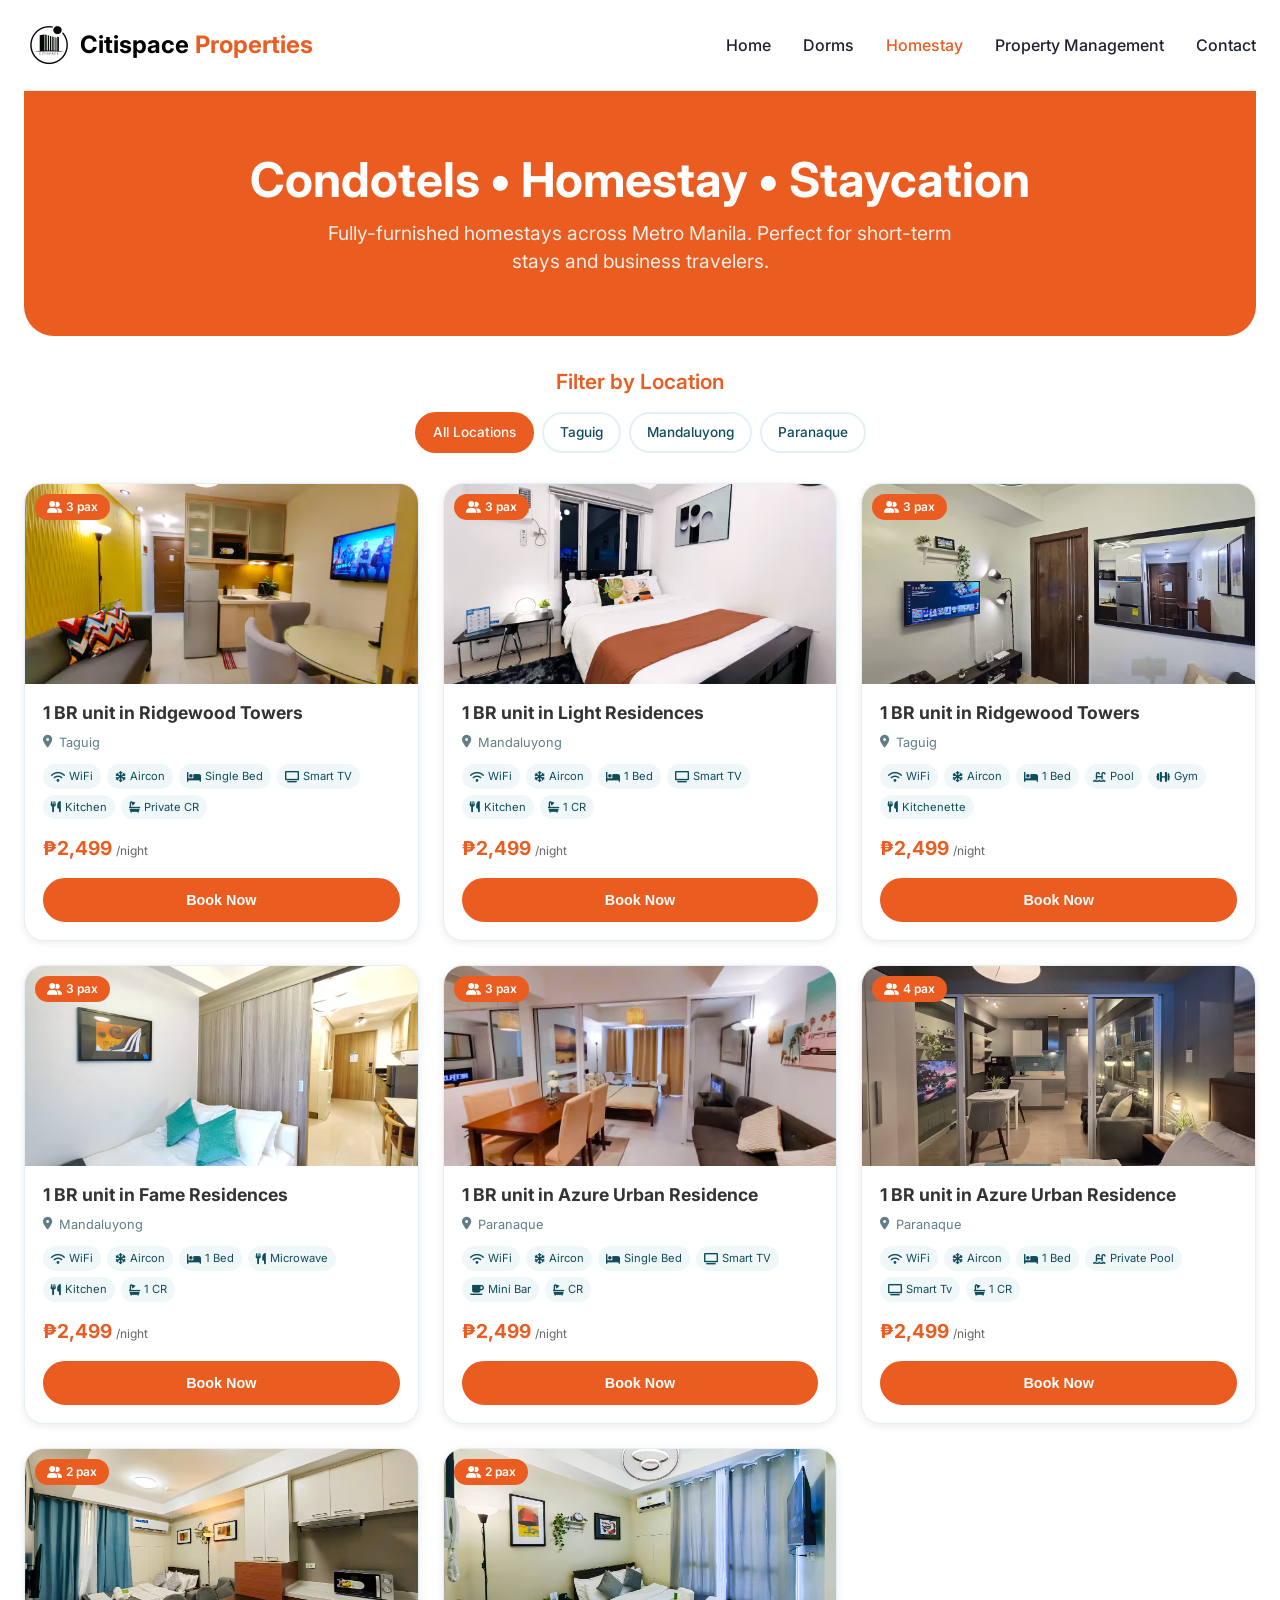
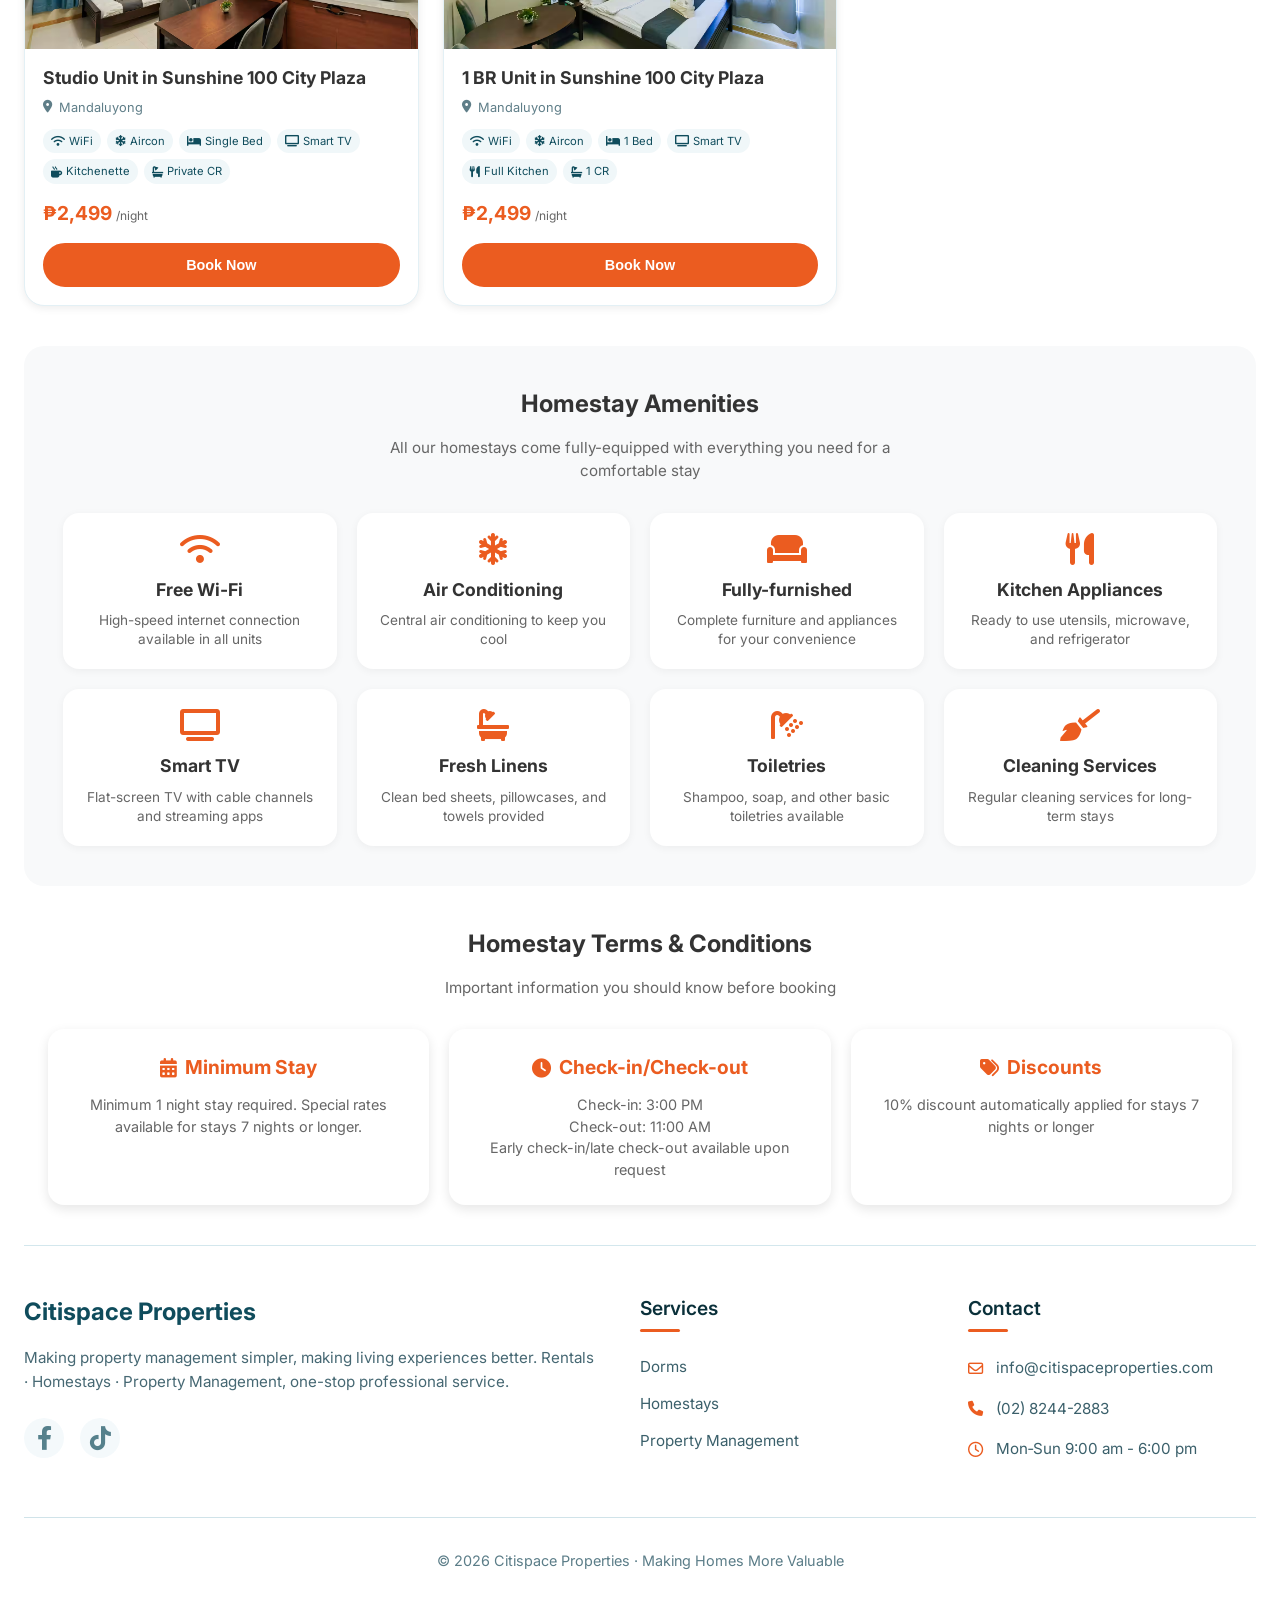
<file: homestay.html>
<!DOCTYPE html>
<html lang="en">
<head>
  <meta charset="UTF-8">
  <meta name="viewport" content="width=device-width, initial-scale=1.0, maximum-scale=5.0, user-scalable=yes">
  <title>Homestays - Citispace Properties</title>
  <!-- Fonts & icons -->
  <link rel="preconnect" href="https://fonts.googleapis.com">
  <link rel="preconnect" href="https://fonts.gstatic.com" crossorigin>
  <link href="https://fonts.googleapis.com/css2?family=Inter:opsz,wght@14..32,400;14..32,500;14..32,600;14..32,700&display=swap" rel="stylesheet">
  <link rel="stylesheet" href="https://cdnjs.cloudflare.com/ajax/libs/font-awesome/6.0.0-beta3/css/all.min.css">
  <style>
    /* ========== Base Styles ========== */
    * {
      box-sizing: border-box;
      margin: 0;
      padding: 0;
    }
    
    body {
      font-family: 'Inter', sans-serif;
      color: #1e2b2f;
      background-color: #ffffff;
      line-height: 1.5;
      overflow-x: hidden;
    }
    
    .container {
      max-width: 1280px;
      margin: 0 auto;
      padding: 0 16px;
      width: 100%;
    }
    
    img {
      max-width: 100%;
      height: auto;
      display: block;
    }

    /* ===== Navigation - Desktop Layout ===== */
    .navbar {
      display: flex;
      justify-content: space-between;
      align-items: center;
      padding: 20px 0;
      flex-wrap: wrap;
      gap: 16px;
      border-bottom: 1px solid #eaf0f2;
    }
    
    .logo {
      display: flex;
      align-items: center;
      gap: 6px;
      font-size: 1.5rem;
      font-weight: 700;
      color: #000000;
    }
    
    .logo img {
      height: 50px;
      width: auto;
    }
    
    .logo span {
      color: #eb5c20;
    }
    
    .nav-links {
      display: flex;
      gap: 32px;
      font-weight: 500;
      flex-wrap: wrap;
      justify-content: center;
    }
    
    .nav-links a {
      text-decoration: none;
      color: #1d2031;
      transition: color 0.2s;
      font-size: 1rem;
      white-space: nowrap;
      padding: 4px 0;
    }
    
    .nav-links a:hover,
    .nav-links a.active {
      color: #eb5c20;
    }

    /* ===== Mobile Navigation ===== */
    @media (max-width: 550px) {
      .navbar {
        display: flex;
        flex-direction: column;
        justify-content: center;
        align-items: center;
        text-align: center;
        gap: 12px;
        padding: 15px 0;
      }
      
      .logo {
        justify-content: center;
        width: 100%;
        font-size: 1.2rem;
      }
      
      .logo img {
        height: 40px;
      }
      
      .nav-links {
        display: flex;
        flex-direction: row;
        flex-wrap: nowrap;
        gap: 16px;
        justify-content: center;
        align-items: center;
        width: 100%;
        overflow-x: auto;
        -webkit-overflow-scrolling: touch;
        padding-bottom: 4px;
      }
      
      .nav-links a {
        font-size: 0.85rem;
        white-space: nowrap;
        padding: 4px 0;
      }
    }

    @media (max-width: 480px) {
      .nav-links {
        gap: 12px;
      }
      .nav-links a {
        font-size: 0.8rem;
      }
      .logo {
        font-size: 1.1rem;
      }
      .logo img {
        height: 36px;
      }
    }

    @media (max-width: 380px) {
      .nav-links {
        gap: 10px;
      }
      .nav-links a {
        font-size: 0.7rem;
      }
      .logo {
        font-size: 1rem;
      }
      .logo img {
        height: 32px;
      }
    }

    /* ===== Page Header ===== */
    .page-header {
      background: #eb5c20;
      color: white;
      padding: 30px 0;
      margin-bottom: 30px;
      border-radius: 0 0 30px 30px;
      text-align: center;
    }
    
    .page-header h1 {
      font-size: 1.8rem;
      font-weight: 700;
      margin-bottom: 10px;
      line-height: 1.2;
    }
    
    .page-header p {
      font-size: 0.95rem;
      opacity: 0.9;
      max-width: 700px;
      margin: 0 auto;
      padding: 0 15px;
    }

    /* ===== Filter Section ===== */
    .filter-section {
      text-align: center;
      margin: 30px 0;
    }
    
    .filter-title {
      font-size: 1.3rem;
      font-weight: 600;
      color: #eb5c20;
      margin-bottom: 15px;
      text-align: center;
    }
    
    .filter-tags {
      display: flex;
      justify-content: center;
      gap: 8px;
      flex-wrap: wrap;
      margin-top: 10px;
    }
    
    .filter-tag {
      background: white;
      border: 2px solid #e3f0f5;
      color: #0f4c5c;
      padding: 8px 16px;
      border-radius: 50px;
      font-weight: 500;
      font-size: 0.85rem;
      cursor: pointer;
      transition: all 0.2s;
    }
    
    .filter-tag:hover,
    .filter-tag.active {
      background: #eb5c20;
      color: white;
      border-color: #eb5c20;
    }

    /* ===== Homestay Grid ===== */
    .room-grid {
      display: grid;
      grid-template-columns: 1fr;
      gap: 20px;
      margin: 30px 0;
    }
    
    .room-card {
      display: flex;
      flex-direction: column;
      height: 100%;
      background: white;
      border-radius: 20px;
      overflow: hidden;
      box-shadow: 0 2px 8px rgba(0,0,0,0.08);
      transition: transform 0.2s, box-shadow 0.2s;
      border: 1px solid #e3f0f5;
    }
    
    .room-card:hover {
      transform: translateY(-3px);
      box-shadow: 0 6px 16px rgba(0,0,0,0.1);
    }
    
    .room-image {
      position: relative;
      height: 180px;
      overflow: hidden;
    }
    
    .room-image img {
      width: 100%;
      height: 100%;
      object-fit: cover;
    }
    
    /* Pax badge - top left */
    .room-pax {
      position: absolute;
      top: 10px;
      left: 10px;
      background: #eb5c20;
      color: white;
      padding: 4px 12px;
      border-radius: 20px;
      font-size: 0.75rem;
      font-weight: 600;
      display: flex;
      align-items: center;
      gap: 4px;
      z-index: 10;
      backdrop-filter: blur(2px);
    }
    
    .room-content {
      display: flex;
      flex-direction: column;
      flex: 1;
      padding: 18px;
    }
    
    .room-title {
      font-size: 1.1rem;
      font-weight: 700;
      margin-bottom: 8px;
      color: #333;
      line-height: 1.3;
    }
    
    /* Location text - plain text without background */
    .location-text {
      display: inline-flex;
      align-items: center;
      gap: 6px;
      font-size: 0.8rem;
      color: #5f7e88;
      margin-bottom: 12px;
    }
    
    .room-features {
      display: flex;
      flex-wrap: wrap;
      gap: 6px;
      margin-bottom: 15px;
      min-height: 48px;
    }
    
    .feature-badge {
      background: #f0f7f9;
      padding: 4px 8px;
      border-radius: 20px;
      font-size: 0.7rem;
      color: #0f4c5c;
      display: inline-flex;
      align-items: center;
      gap: 4px;
    }
    
    .price-container {
      margin-top: auto;
      margin-bottom: 15px;
    }
    
    .room-price {
      font-size: 1.2rem;
      font-weight: 700;
      color: #eb5c20;
    }
    
    .room-price small {
      font-size: 0.75rem;
      font-weight: normal;
      color: #666;
    }
    
    /* Book Now Button - Fixed positioning */
    .btn-book-now {
      width: 100%;
      text-align: center;
      padding: 12px 0;
      border-radius: 30px;
      font-weight: 600;
      font-size: 0.9rem;
      text-decoration: none;
      transition: all 0.2s;
      cursor: pointer;
      background: #eb5c20;
      border: 2px solid #eb5c20;
      color: white;
      display: inline-block;
      margin-top: 0;
    }
    
    .btn-book-now:hover {
      background: #c44b3a;
      border-color: #c44b3a;
      transform: translateY(-2px);
    }

    /* ===== Combined Booking Modal ===== */
    .modal {
      display: none;
      position: fixed;
      z-index: 9999;
      left: 0;
      top: 0;
      width: 100%;
      height: 100%;
      background-color: rgba(0,0,0,0.6);
      backdrop-filter: blur(5px);
      animation: fadeIn 0.3s ease;
      overflow-y: auto;
      padding: 10px;
    }
    
    .modal-content {
      position: relative;
      background-color: #fff;
      margin: 20px auto;
      padding: 0;
      border-radius: 24px;
      width: 90%;
      max-width: 700px;
      box-shadow: 0 25px 50px -12px rgba(0,0,0,0.25);
      animation: slideDown 0.3s ease;
      overflow: hidden;
    }
    
    @keyframes slideDown {
      from { transform: translateY(-30px); opacity: 0; }
      to { transform: translateY(0); opacity: 1; }
    }
    
    @keyframes fadeIn {
      from { opacity: 0; }
      to { opacity: 1; }
    }
    
    /* Modal Close Button */
    .modal-close {
      position: absolute;
      top: 15px;
      right: 20px;
      z-index: 100;
      background: #f0f0f0;
      border: none;
      width: 36px;
      height: 36px;
      border-radius: 50%;
      font-size: 24px;
      cursor: pointer;
      display: flex;
      align-items: center;
      justify-content: center;
      color: #333;
      transition: all 0.2s;
    }
    
    .modal-close:hover {
      background: #eb5c20;
      color: white;
    }
    
    /* Modal Two-Column Layout */
    .booking-modal-container {
      display: flex;
      flex-direction: column;
    }
    
    @media (min-width: 768px) {
      .booking-modal-container {
        flex-direction: row;
      }
    }
    
    .booking-section {
      flex: 1;
      padding: 30px 25px;
    }
    
    .booking-section.direct {
      background: linear-gradient(135deg, #eb5c20 0%, #d16a4c 100%);
      color: white;
    }
    
    .booking-section.platform {
      background: white;
    }
    
    .booking-section h2 {
      font-size: 1.8rem;
      margin-bottom: 8px;
      display: flex;
      align-items: center;
      gap: 10px;
    }
    
    .booking-section.direct h2 {
      color: white;
    }
    
    .booking-section.platform h2 {
      color: #eb5c20;
    }
    
    .booking-section p {
      font-size: 0.9rem;
      margin-bottom: 20px;
      opacity: 0.9;
      line-height: 1.5;
    }
    
    /* Direct Booking Contact Card */
    .contact-card {
      background: rgba(255,255,255,0.15);
      border-radius: 20px;
      padding: 20px;
      text-align: center;
      margin-bottom: 20px;
    }
    
    .contact-card i {
      font-size: 2.5rem;
      margin-bottom: 12px;
    }
    
    .contact-number {
      font-size: 1.4rem;
      font-weight: 700;
      margin-bottom: 5px;
      letter-spacing: 1px;
    }
    
    .contact-label {
      font-size: 0.8rem;
      opacity: 0.8;
    }
    
    .benefits-list {
      list-style: none;
      padding: 0;
      margin-top: 20px;
    }
    
    .benefits-list li {
      margin-bottom: 10px;
      display: flex;
      align-items: center;
      gap: 10px;
      font-size: 0.85rem;
    }
    
    .benefits-list li i {
      font-size: 1rem;
      width: 20px;
    }
    
    /* Platform Grid */
    .platforms-grid {
      display: grid;
      grid-template-columns: repeat(2, 1fr);
      gap: 15px;
      margin-top: 20px;
    }
    
    .platform-card {
      display: flex;
      flex-direction: column;
      align-items: center;
      text-align: center;
      padding: 20px 15px;
      background: #f8f9fa;
      border: 2px solid #e3f0f5;
      border-radius: 16px;
      text-decoration: none;
      transition: all 0.3s;
    }
    
    .platform-card:hover {
      transform: translateY(-3px);
      border-color: #eb5c20;
      box-shadow: 0 10px 20px rgba(226,125,96,0.2);
    }
    
    .platform-card i {
      font-size: 2.2rem;
      color: #eb5c20;
      margin-bottom: 10px;
    }
    
    .platform-card h3 {
      color: #333;
      font-size: 1rem;
      margin: 0 0 5px 0;
      font-weight: 600;
    }
    
    .platform-card span {
      color: #eb5c20;
      font-size: 0.8rem;
      font-weight: 500;
    }
    
    @media (max-width: 767px) {
      .booking-section {
        padding: 25px 20px;
      }
      
      .booking-section.direct {
        border-radius: 24px 24px 0 0;
      }
      
      .booking-section.platform {
        border-radius: 0 0 24px 24px;
      }
      
      .platforms-grid {
        grid-template-columns: repeat(2, 1fr);
        gap: 12px;
      }
    }
    
    @media (min-width: 768px) {
      .booking-section.direct {
        border-radius: 24px 0 0 24px;
      }
      
      .booking-section.platform {
        border-radius: 0 24px 24px 0;
      }
      
      .platforms-grid {
        grid-template-columns: repeat(2, 1fr);
      }
    }

    /* Amenities and Terms Sections */
    .amenities-section {
      background: #f8f9fa;
      padding: 40px 0;
      margin: 40px 0;
      border-radius: 20px;
    }
    
    .section-title {
      text-align: center;
      font-size: 1.5rem;
      color: #333;
      margin-bottom: 15px;
      padding: 0 15px;
    }
    
    .section-sub {
      text-align: center;
      color: #666;
      font-size: 0.95rem;
      max-width: 600px;
      margin: 0 auto 30px;
      padding: 0 15px;
    }
    
    .features-grid {
      display: grid;
      grid-template-columns: 1fr;
      gap: 20px;
      padding: 0 15px;
    }
    
    .feature-item {
      text-align: center;
      padding: 20px;
      background: white;
      border-radius: 16px;
      box-shadow: 0 2px 8px rgba(0,0,0,0.05);
    }
    
    .feature-item i {
      font-size: 2rem;
      color: #eb5c20;
      margin-bottom: 12px;
    }
    
    .feature-item h4 {
      font-size: 1.1rem;
      color: #333;
      margin-bottom: 8px;
    }
    
    .feature-item p {
      font-size: 0.85rem;
      color: #666;
      line-height: 1.4;
    }
    
    .terms-grid {
      display: grid;
      grid-template-columns: 1fr;
      gap: 20px;
      margin-top: 30px;
    }
    
    .term-item {
      background: white;
      padding: 24px;
      border-radius: 16px;
      box-shadow: 0 4px 12px rgba(0,0,0,0.1);
      text-align: center;
    }
    
    .term-item h3 {
      color: #eb5c20;
      font-size: 1.2rem;
      margin-bottom: 12px;
      display: flex;
      align-items: center;
      justify-content: center;
      gap: 8px;
    }
    
    .term-item p {
      color: #666;
      font-size: 0.9rem;
      line-height: 1.5;
    }

    /* Footer */
    .footer {
      padding: 48px 0 32px;
      border-top: 1px solid #d3e7ed;
      margin-top: 40px;
    }

    .footer-grid {
      display: grid;
      grid-template-columns: 2fr 1fr 1fr;
      gap: 40px;
      margin-bottom: 40px;
    }

    .footer-col .logo {
      display: flex;
      align-items: center;
      gap: 8px;
      font-size: 1.5rem;
      font-weight: 700;
      color: #eb5c20;
      margin-bottom: 16px;
    }

    .footer-col .logo i {
      font-size: 1.8rem;
      color: #0f4c5c;
    }

    .footer-col .logo span {
      color: #0f4c5c;
    }

    .footer-col p {
      color: #466873;
      margin: 0 0 24px 0;
      font-size: 0.95rem;
      line-height: 1.6;
    }

    .footer-col p i {
      margin-right: 8px;
      color: #eb5c20;
      width: 20px;
    }

    .social-icons {
      display: flex;
      gap: 16px;
      margin-top: 20px;
    }

    .social-icons i {
      font-size: 1.5rem;
      color: #0f4c5c;
      opacity: 0.7;
      transition: all 0.2s ease;
      cursor: pointer;
      width: 40px;
      height: 40px;
      display: flex;
      align-items: center;
      justify-content: center;
      background: #f0f7fa;
      border-radius: 50%;
    }

    .social-icons i:hover {
      opacity: 1;
      background: #eb5c20;
      color: white;
      transform: translateY(-3px);
    }

    .footer-col h5 {
      font-size: 1.2rem;
      color: #0a303a;
      margin-bottom: 24px;
      font-weight: 600;
      position: relative;
      padding-bottom: 10px;
    }

    .footer-col h5::after {
      content: '';
      position: absolute;
      left: 0;
      bottom: 0;
      width: 40px;
      height: 3px;
      background: #eb5c20;
      border-radius: 2px;
    }

    .footer-col a {
      display: block;
      color: #3b606b;
      text-decoration: none;
      margin-bottom: 14px;
      font-size: 0.95rem;
      transition: all 0.2s ease;
    }

    .footer-col a:hover {
      color: #eb5c20;
      transform: translateX(5px);
    }

    .footer-col .contact-info p {
      display: flex;
      align-items: center;
      margin-bottom: 16px;
      color: #3b606b;
    }

    .copyright {
      text-align: center;
      color: #5b7d88;
      font-size: 0.9rem;
      padding-top: 32px;
      border-top: 1px solid #d0e3e9;
      margin-top: 20px;
    }

    /* Responsive */
    @media (min-width: 600px) {
      .container { padding: 0 24px; }
      .room-grid { grid-template-columns: repeat(2, 1fr); gap: 20px; }
      .features-grid { grid-template-columns: repeat(2, 1fr); }
      .terms-grid { grid-template-columns: repeat(2, 1fr); }
      .footer-grid { grid-template-columns: 2fr 1fr 1fr; gap: 30px; }
      .page-header h1 { font-size: 2.2rem; }
      .page-header p { font-size: 1rem; }
    }

    @media (min-width: 900px) {
      .navbar { padding: 20px 0; flex-direction: row; justify-content: space-between; align-items: center; }
      .logo { justify-content: flex-start; width: auto; }
      .nav-links { display: flex; flex-direction: row; flex-wrap: wrap; gap: 32px; width: auto; overflow-x: visible; }
      .nav-links a { font-size: 1rem; }
      .page-header { padding: 60px 0; }
      .page-header h1 { font-size: 3rem; }
      .page-header p { font-size: 1.2rem; }
      .room-grid { grid-template-columns: repeat(3, 1fr); gap: 24px; }
      .room-image { height: 200px; }
      .features-grid { grid-template-columns: repeat(4, 1fr); }
      .terms-grid { grid-template-columns: repeat(3, 1fr); }
      .footer-grid { grid-template-columns: 2fr 1fr 1fr; gap: 40px; }
    }

    @media (max-width: 900px) {
      .footer-grid { grid-template-columns: 1fr 1fr; }
      .footer-col:first-child { grid-column: 1 / -1; margin-bottom: 20px; }
    }
    
    @media (max-width: 600px) {
      .footer-grid { grid-template-columns: 1fr; gap: 40px; }
      .footer-col { text-align: center; }
      .footer-col .logo { justify-content: center; }
      .footer-col h5::after { left: 50%; transform: translateX(-50%); }
      .footer-col a:hover { transform: translateX(0) scale(1.05); }
      .footer-col .contact-info p { justify-content: center; }
      .social-icons { justify-content: center; }
      .room-features {
        min-height: auto;
      }
    }

    @media (max-width: 380px) {
      .filter-tag { padding: 6px 12px; font-size: 0.7rem; }
      .page-header h1 { font-size: 1.5rem; }
      .room-image { height: 160px; }
      .platforms-grid { grid-template-columns: 1fr; }
    }
    
    body.modal-open {
      overflow: hidden;
      position: fixed;
      width: 100%;
      height: 100%;
    }
  </style>
</head>
<body>
  <div class="container">
    <!-- navigation -->
    <nav class="navbar">
      <div class="logo">
        <img src="Cpms logo (black).png" alt="Citispace Properties Logo"> 
        Citispace <span>Properties</span>
      </div>
      <div class="nav-links">
        <a href="index.html">Home</a>
        <a href="dorms.html">Dorms</a>
        <a href="homestay.html" class="active">Homestay</a>
        <a href="prop.html">Property Management</a>
        <a href="contact.html">Contact</a>
      </div>
    </nav>
    
    <!-- Page Header -->
    <section class="page-header">
      <div class="container">
        <h1>Condotels • Homestay • Staycation</h1>
        <p>Fully-furnished homestays across Metro Manila. Perfect for short-term stays and business travelers.</p>
      </div>
    </section>

    <!-- Filter Section -->
    <div class="filter-section">
      <h2 class="filter-title">Filter by Location</h2>
      <div class="filter-tags">
        <div class="filter-tag active" data-filter="all" data-filter-type="location">All Locations</div>
        <div class="filter-tag" data-filter="taguig" data-filter-type="location">Taguig</div>
        <div class="filter-tag" data-filter="mandaluyong" data-filter-type="location">Mandaluyong</div>
        <div class="filter-tag" data-filter="paranaque" data-filter-type="location">Paranaque</div>
      </div>
    </div>

    <!-- Homestay Grid -->
    <section class="room-grid">
      <!-- Modern Studio (Taguig) -->
      <div class="room-card" data-type="studio" data-location="taguig">
        <div class="room-image">
          <img src="air3.avif" alt="Modern Studio">
          <div class="room-pax"><i class="fas fa-user-friends"></i> 3 pax</div>
        </div>
        <div class="room-content">
          <h3 class="room-title">1 BR unit in Ridgewood Towers</h3>
          <div class="location-text"><i class="fas fa-location-dot"></i> Taguig</div>
          <div class="room-features">
            <span class="feature-badge"><i class="fas fa-wifi"></i> WiFi</span>
            <span class="feature-badge"><i class="fas fa-snowflake"></i> Aircon</span>
            <span class="feature-badge"><i class="fas fa-bed"></i> Single Bed</span>
            <span class="feature-badge"><i class="fas fa-tv"></i> Smart TV</span>
            <span class="feature-badge"><i class="fas fa-utensils"></i> Kitchen</span>
            <span class="feature-badge"><i class="fas fa-bath"></i> Private CR</span>
          </div>
          <div class="price-container">
            <div class="room-price">₱2,499 <small>/night</small></div>
          </div>
          <button class="btn-book-now" onclick="openBookingModal(); return false;">Book Now</button>
        </div>
      </div>

      <!-- Spacious Apartment (Mandaluyong) -->
      <div class="room-card" data-type="apartment" data-location="mandaluyong">
        <div class="room-image">
          <img src="air1.avif" alt="Spacious Apartment">
          <div class="room-pax"><i class="fas fa-user-friends"></i> 3 pax</div>
        </div>
        <div class="room-content">
          <h3 class="room-title">1 BR unit in Light Residences</h3>
          <div class="location-text"><i class="fas fa-location-dot"></i> Mandaluyong</div>
          <div class="room-features">
            <span class="feature-badge"><i class="fas fa-wifi"></i> WiFi</span>
            <span class="feature-badge"><i class="fas fa-snowflake"></i> Aircon</span>
            <span class="feature-badge"><i class="fas fa-bed"></i> 1 Bed</span>
            <span class="feature-badge"><i class="fas fa-tv"></i> Smart TV</span>
            <span class="feature-badge"><i class="fas fa-utensils"></i> Kitchen</span>
            <span class="feature-badge"><i class="fas fa-bath"></i> 1 CR</span>
          </div>
          <div class="price-container">
            <div class="room-price">₱2,499 <small>/night</small></div>
          </div>
          <button class="btn-book-now" onclick="openBookingModal(); return false;">Book Now</button>
        </div>
      </div>

      <!-- Luxury Condo (Taguig) -->
      <div class="room-card" data-type="condo" data-location="taguig">
        <div class="room-image">
          <img src="air2.avif" alt="Luxury Condo">
          <div class="room-pax"><i class="fas fa-user-friends"></i> 3 pax</div>
        </div>
        <div class="room-content">
          <h3 class="room-title">1 BR unit in Ridgewood Towers</h3>
          <div class="location-text"><i class="fas fa-location-dot"></i> Taguig</div>
          <div class="room-features">
            <span class="feature-badge"><i class="fas fa-wifi"></i> WiFi</span>
            <span class="feature-badge"><i class="fas fa-snowflake"></i> Aircon</span>
            <span class="feature-badge"><i class="fas fa-bed"></i> 1 Bed</span>
            <span class="feature-badge"><i class="fas fa-swimming-pool"></i> Pool</span>
            <span class="feature-badge"><i class="fas fa-dumbbell"></i> Gym</span>
            <span class="feature-badge"><i class="fas fa-utensils"></i> Kitchenette</span>
          </div>
          <div class="price-container">
            <div class="room-price">₱2,499 <small>/night</small></div>
          </div>
          <button class="btn-book-now" onclick="openBookingModal(); return false;">Book Now</button>
        </div>
      </div>

      <!-- Cozy House (Mandaluyong) -->
      <div class="room-card" data-type="house" data-location="mandaluyong">
        <div class="room-image">
          <img src="air4 fame.avif" alt="Cozy House">
          <div class="room-pax"><i class="fas fa-user-friends"></i> 3 pax</div>
        </div>
        <div class="room-content">
          <h3 class="room-title">1 BR unit in Fame Residences</h3>
          <div class="location-text"><i class="fas fa-location-dot"></i> Mandaluyong</div>
          <div class="room-features">
            <span class="feature-badge"><i class="fas fa-wifi"></i> WiFi</span>
            <span class="feature-badge"><i class="fas fa-snowflake"></i> Aircon</span>
            <span class="feature-badge"><i class="fas fa-bed"></i> 1 Bed</span>
            <span class="feature-badge"><i class="fas fa-utensils"></i> Microwave</span>
            <span class="feature-badge"><i class="fas fa-utensils"></i> Kitchen</span>
            <span class="feature-badge"><i class="fas fa-bath"></i> 1 CR</span>
          </div>
          <div class="price-container">
            <div class="room-price">₱2,499 <small>/night</small></div>
          </div>
          <button class="btn-book-now" onclick="openBookingModal(); return false;">Book Now</button>
        </div>
      </div>

      <!-- Beach View Suite (Paranaque) -->
      <div class="room-card" data-type="suite" data-location="paranaque">
        <div class="room-image">
          <img src="air azu 5.avif" alt="Beach View Suite">
          <div class="room-pax"><i class="fas fa-user-friends"></i> 3 pax</div>
        </div>
        <div class="room-content">
          <h3 class="room-title">1 BR unit in Azure Urban Residence</h3>
          <div class="location-text"><i class="fas fa-location-dot"></i> Paranaque</div>
          <div class="room-features">
            <span class="feature-badge"><i class="fas fa-wifi"></i> WiFi</span>
            <span class="feature-badge"><i class="fas fa-snowflake"></i> Aircon</span>
            <span class="feature-badge"><i class="fas fa-bed"></i> Single Bed</span>
            <span class="feature-badge"><i class="fas fa-tv"></i> Smart TV</span>
            <span class="feature-badge"><i class="fas fa-coffee"></i> Mini Bar</span>
            <span class="feature-badge"><i class="fas fa-bath"></i> CR</span>
          </div>  
          <div class="price-container">
            <div class="room-price">₱2,499 <small>/night</small></div>
          </div>
          <button class="btn-book-now" onclick="openBookingModal(); return false;">Book Now</button>
        </div>
      </div>

      <!-- Family Villa (Paranaque) -->
      <div class="room-card" data-type="villa" data-location="paranaque">
        <div class="room-image">
          <img src="air azu 6.avif" alt="Family Villa">
          <div class="room-pax"><i class="fas fa-user-friends"></i> 4 pax</div>
        </div>
        <div class="room-content">
          <h3 class="room-title">1 BR unit in Azure Urban Residence</h3>
          <div class="location-text"><i class="fas fa-location-dot"></i> Paranaque</div>
          <div class="room-features">
            <span class="feature-badge"><i class="fas fa-wifi"></i> WiFi</span>
            <span class="feature-badge"><i class="fas fa-snowflake"></i> Aircon</span>
            <span class="feature-badge"><i class="fas fa-bed"></i> 1 Bed</span>
            <span class="feature-badge"><i class="fas fa-swimming-pool"></i> Private Pool</span>
            <span class="feature-badge"><i class="fas fa-tv"></i> Smart Tv</span>
            <span class="feature-badge"><i class="fas fa-bath"></i> 1 CR</span>
          </div>
          <div class="price-container">
            <div class="room-price">₱2,499 <small>/night</small></div>
          </div>
          <button class="btn-book-now" onclick="openBookingModal(); return false;">Book Now</button>
        </div>
      </div>

      <!-- Sunshine 100 City Plaza Studio (Mandaluyong) -->
      <div class="room-card" data-type="studio" data-location="mandaluyong">
        <div class="room-image">
          <img src="Sunshine-1.avif" alt="Sunshine 100 City Plaza Studio">
          <div class="room-pax"><i class="fas fa-user-friends"></i> 2 pax</div>
        </div>
        <div class="room-content">
          <h3 class="room-title">Studio Unit in Sunshine 100 City Plaza</h3>
          <div class="location-text"><i class="fas fa-location-dot"></i> Mandaluyong</div>
          <div class="room-features">
            <span class="feature-badge"><i class="fas fa-wifi"></i> WiFi</span>
            <span class="feature-badge"><i class="fas fa-snowflake"></i> Aircon</span>
            <span class="feature-badge"><i class="fas fa-bed"></i> Single Bed</span>
            <span class="feature-badge"><i class="fas fa-tv"></i> Smart TV</span>
            <span class="feature-badge"><i class="fas fa-mug-hot"></i> Kitchenette</span>
            <span class="feature-badge"><i class="fas fa-bath"></i> Private CR</span>
          </div>
          <div class="price-container">
            <div class="room-price">₱2,499 <small>/night</small></div>
          </div>
          <button class="btn-book-now" onclick="openBookingModal(); return false;">Book Now</button>
        </div>
      </div>

      <!-- Sunshine 100 City Plaza 1BR (Mandaluyong) -->
      <div class="room-card" data-type="apartment" data-location="mandaluyong">
        <div class="room-image">
          <img src="Sunshine-2.avif" alt="Sunshine 100 City Plaza 1BR">
          <div class="room-pax"><i class="fas fa-user-friends"></i> 2 pax</div>
        </div>
        <div class="room-content">
          <h3 class="room-title">1 BR Unit in Sunshine 100 City Plaza</h3>
          <div class="location-text"><i class="fas fa-location-dot"></i> Mandaluyong</div>
          <div class="room-features">
            <span class="feature-badge"><i class="fas fa-wifi"></i> WiFi</span>
            <span class="feature-badge"><i class="fas fa-snowflake"></i> Aircon</span>
            <span class="feature-badge"><i class="fas fa-bed"></i> 1 Bed</span>
            <span class="feature-badge"><i class="fas fa-tv"></i> Smart TV</span>
            <span class="feature-badge"><i class="fas fa-utensils"></i> Full Kitchen</span>
            <span class="feature-badge"><i class="fas fa-bath"></i> 1 CR</span>
          </div>
          <div class="price-container">
            <div class="room-price">₱2,499 <small>/night</small></div>
          </div>
          <button class="btn-book-now" onclick="openBookingModal(); return false;">Book Now</button>
        </div>
      </div>
    </section>

    <!-- Amenities Section -->
    <section class="amenities-section">
      <div class="container">
        <h2 class="section-title">Homestay Amenities</h2>
        <p class="section-sub">All our homestays come fully-equipped with everything you need for a comfortable stay</p>
        <div class="features-grid">
          <div class="feature-item"><i class="fas fa-wifi"></i><h4>Free Wi-Fi</h4><p>High-speed internet connection available in all units</p></div>
          <div class="feature-item"><i class="fas fa-snowflake"></i><h4>Air Conditioning</h4><p>Central air conditioning to keep you cool</p></div>
          <div class="feature-item"><i class="fas fa-couch"></i><h4>Fully-furnished</h4><p>Complete furniture and appliances for your convenience</p></div>
          <div class="feature-item"><i class="fas fa-utensils"></i><h4>Kitchen Appliances</h4><p>Ready to use utensils, microwave, and refrigerator</p></div>
          <div class="feature-item"><i class="fas fa-tv"></i><h4>Smart TV</h4><p>Flat-screen TV with cable channels and streaming apps</p></div>
          <div class="feature-item"><i class="fas fa-bath"></i><h4>Fresh Linens</h4><p>Clean bed sheets, pillowcases, and towels provided</p></div>
          <div class="feature-item"><i class="fas fa-shower"></i><h4>Toiletries</h4><p>Shampoo, soap, and other basic toiletries available</p></div>
          <div class="feature-item"><i class="fas fa-broom"></i><h4>Cleaning Services</h4><p>Regular cleaning services for long-term stays</p></div>
        </div>
      </div>
    </section>

    <!-- Terms Section -->
    <section class="terms-section">
      <div class="container">
        <h2 class="section-title">Homestay Terms & Conditions</h2>
        <p class="section-sub">Important information you should know before booking</p>
        <div class="terms-grid">
          <div class="term-item"><h3><i class="fas fa-calendar-alt"></i> Minimum Stay</h3><p>Minimum 1 night stay required. Special rates available for stays 7 nights or longer.</p></div>
          <div class="term-item"><h3><i class="fas fa-clock"></i> Check-in/Check-out</h3><p>Check-in: 3:00 PM<br>Check-out: 11:00 AM<br>Early check-in/late check-out available upon request</p></div>
          <div class="term-item"><h3><i class="fas fa-tags"></i> Discounts</h3><p>10% discount automatically applied for stays 7 nights or longer</p></div>
        </div>
      </div>
    </section>

    <!-- Footer -->
    <footer class="footer">
      <div class="footer-grid">
        <div class="footer-col"><div class="logo"><span>Citispace Properties</span></div><p>Making property management simpler, making living experiences better. Rentals · Homestays · Property Management, one-stop professional service.</p><div class="social-icons"><i class="fab fa-facebook-f" onclick="window.open('https://www.facebook.com/citispacedorms')"></i><i class="fab fa-tiktok" onclick="window.open('https://www.tiktok.com/@citispacedorms?lang=en')"></i></div></div>
        <div class="footer-col"><h5>Services</h5><a href="dorms.html">Dorms</a><a href="homestay.html">Homestays</a><a href="prop.html">Property Management</a></div>
        <div class="footer-col"><h5>Contact</h5><div class="contact-info"><p><i class="fa-regular fa-envelope"></i> info@citispaceproperties.com</p><p><i class="fas fa-phone"></i> (02) 8244-2883</p><p><i class="fa-regular fa-clock"></i> Mon‑Sun 9:00 am - 6:00 pm</p></div></div>
      </div>
      <div class="copyright">© 2026 Citispace Properties · Making Homes More Valuable</div>
    </footer>
  </div>

  <!-- Combined Booking Modal - Direct & Platform -->
  <div id="bookingModal" class="modal">
    <div class="modal-content">
      <button class="modal-close" onclick="closeBookingModal()">&times;</button>
      
      <div class="booking-modal-container">
        <!-- Direct Booking Section -->
        <div class="booking-section direct">
          <h2><i class="fas fa-phone-alt"></i> Direct Booking</h2>
          <p>Contact our Marketing Team to book directly with us</p>
          
          <div class="contact-card">
            <i class="fas fa-headset"></i>
            <div class="contact-number">+63 915 928 1059</div>
            <div class="contact-label">Marketing Team</div>
          </div>
          
          <ul class="benefits-list">
            <li><i class="fas fa-check-circle"></i> Best rates guaranteed</li>
            <li><i class="fas fa-check-circle"></i> Flexible check-in/check-out times</li>
            <li><i class="fas fa-check-circle"></i> Personalized service</li>
            <li><i class="fas fa-check-circle"></i> Special requests accommodated</li>
            <li><i class="fas fa-check-circle"></i> No booking fees</li>
          </ul>
        </div>
        
        <!-- Platform Booking Section -->
        <div class="booking-section platform">
          <h2><i class="fas fa-globe"></i> Platform Booking</h2>
          <p>Book through your preferred partner platform</p>
          
          <div class="platforms-grid">
            <!-- Airbnb -->
            <a href="https://www.airbnb.com" target="_blank" class="platform-card">
              <i class="fab fa-airbnb"></i>
              <h3>Airbnb</h3>
              <span>Book Now →</span>
            </a>
            
            <!-- Agoda -->
            <a href="https://www.agoda.com" target="_blank" class="platform-card">
              <i class="fas fa-hotel"></i>
              <h3>Agoda</h3>
              <span>Book Now →</span>
            </a>
            
            <!-- Booking.com -->
            <a href="https://www.booking.com" target="_blank" class="platform-card">
              <i class="fas fa-book"></i>
              <h3>Booking.com</h3>
              <span>Book Now →</span>
            </a>
            
            <!-- Trip.com -->
            <a href="https://www.trip.com" target="_blank" class="platform-card">
              <i class="fas fa-plane"></i>
              <h3>Trip.com</h3>
              <span>Book Now →</span>
            </a>
          </div>
          
          <p style="margin-top: 20px; font-size: 0.75rem; color: #888; text-align: center;">
            <i class="fas fa-shield-alt"></i> By booking through our partner platforms, you agree to their terms and conditions
          </p>
        </div>
      </div>
    </div>
  </div>

  <script>
    let scrollPosition = 0;

    function lockBodyScroll() {
      scrollPosition = window.scrollY;
      document.body.classList.add('modal-open');
      document.body.style.top = `-${scrollPosition}px`;
    }

    function unlockBodyScroll() {
      document.body.classList.remove('modal-open');
      document.body.style.top = '';
      window.scrollTo(0, scrollPosition);
    }

    // Add modal-open class to CSS
    const style = document.createElement('style');
    style.textContent = `
      body.modal-open {
        overflow: hidden;
        position: fixed;
        width: 100%;
        height: 100%;
      }
    `;
    document.head.appendChild(style);

    // Filter functionality
    document.addEventListener('DOMContentLoaded', function() {
      const filterTags = document.querySelectorAll('.filter-tag');
      const roomCards = document.querySelectorAll('.room-card');

      filterTags.forEach(tag => {
        tag.addEventListener('click', function() {
          const filterType = this.getAttribute('data-filter-type');
          filterTags.forEach(t => {
            if (t.getAttribute('data-filter-type') === filterType) {
              t.classList.remove('active');
            }
          });
          
          this.classList.add('active');
          const filter = this.getAttribute('data-filter');

          roomCards.forEach(card => {
            const locationMatch = filter === 'all' || card.getAttribute('data-location') === filter;
            card.style.display = locationMatch ? 'flex' : 'none';
          });
        });
      });
    });

    // Booking Modal
    function openBookingModal() {
      document.getElementById('bookingModal').style.display = 'block';
      lockBodyScroll();
    }

    function closeBookingModal() {
      document.getElementById('bookingModal').style.display = 'none';
      unlockBodyScroll();
    }

    // Close modal when clicking outside
    window.onclick = function(event) {
      const bookingModal = document.getElementById('bookingModal');
      if (event.target == bookingModal) {
        closeBookingModal();
      }
    }
  </script>
</body>
</html>
</file>
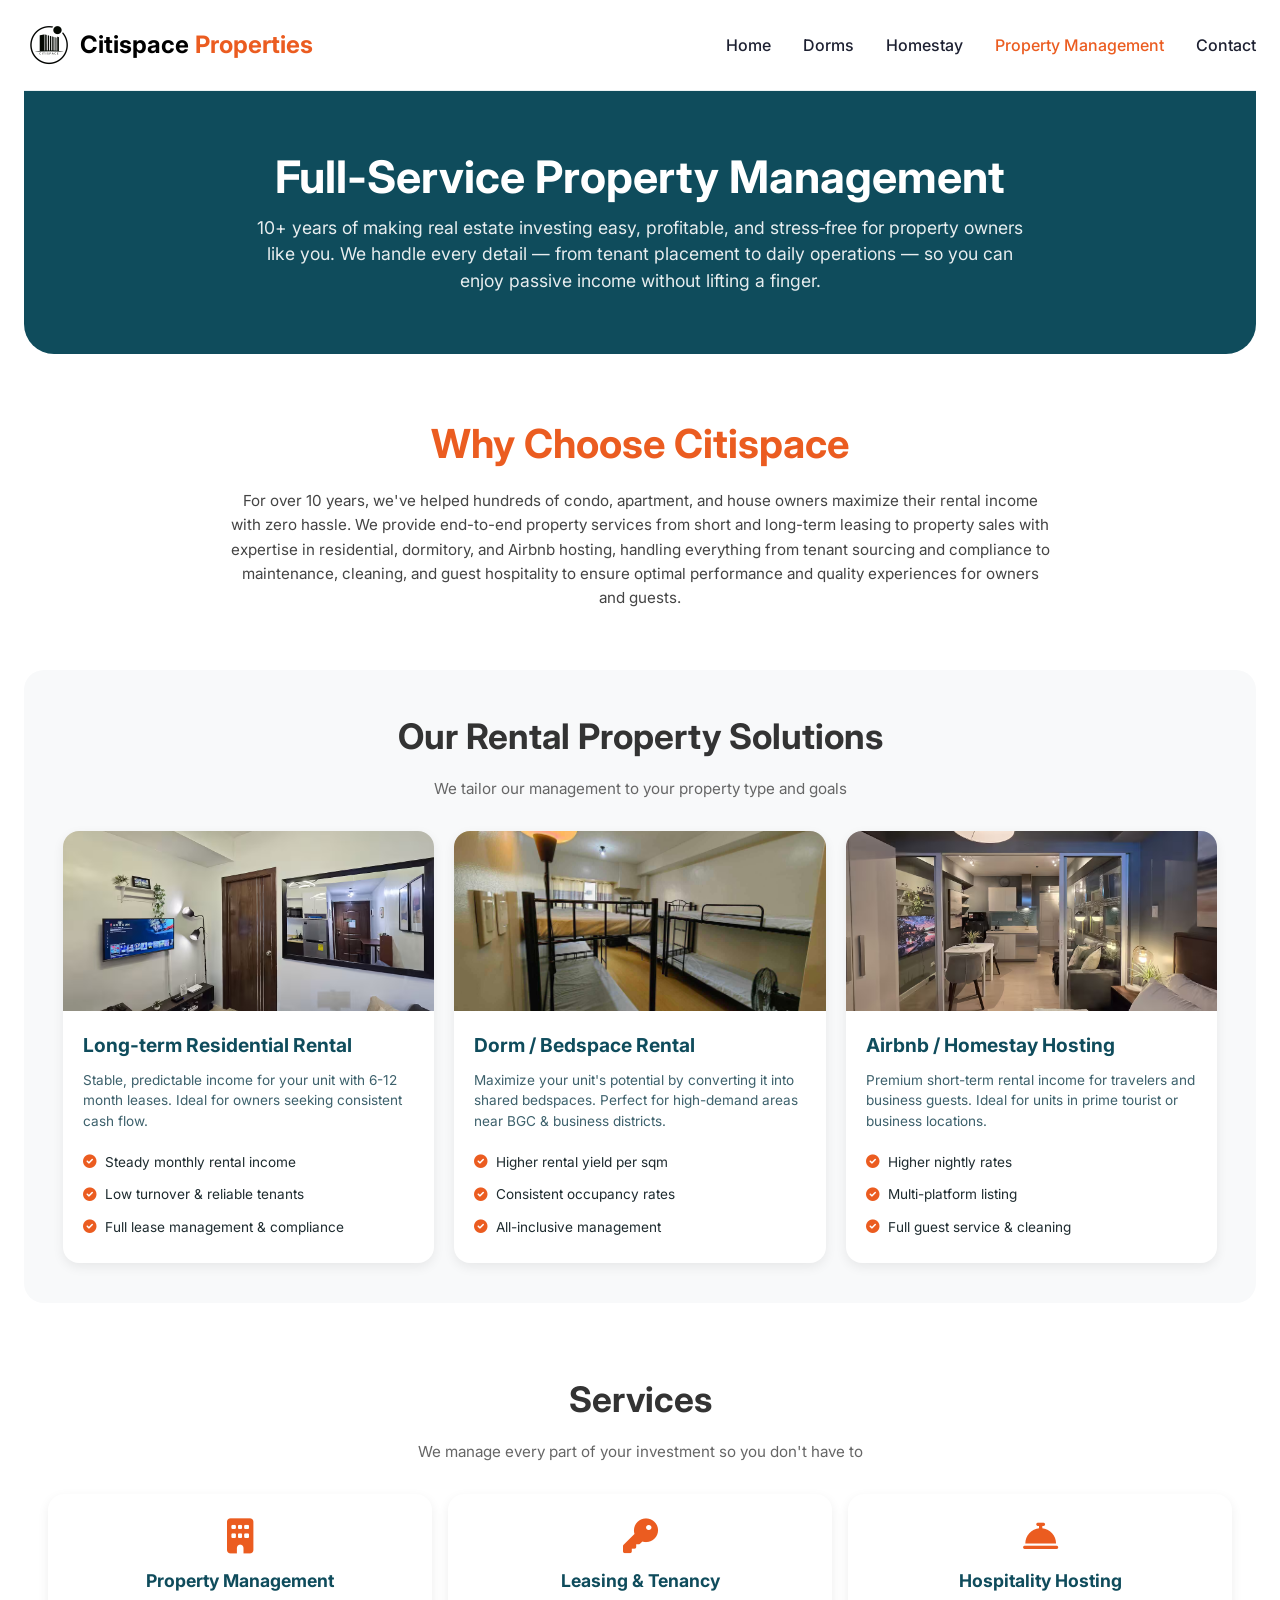
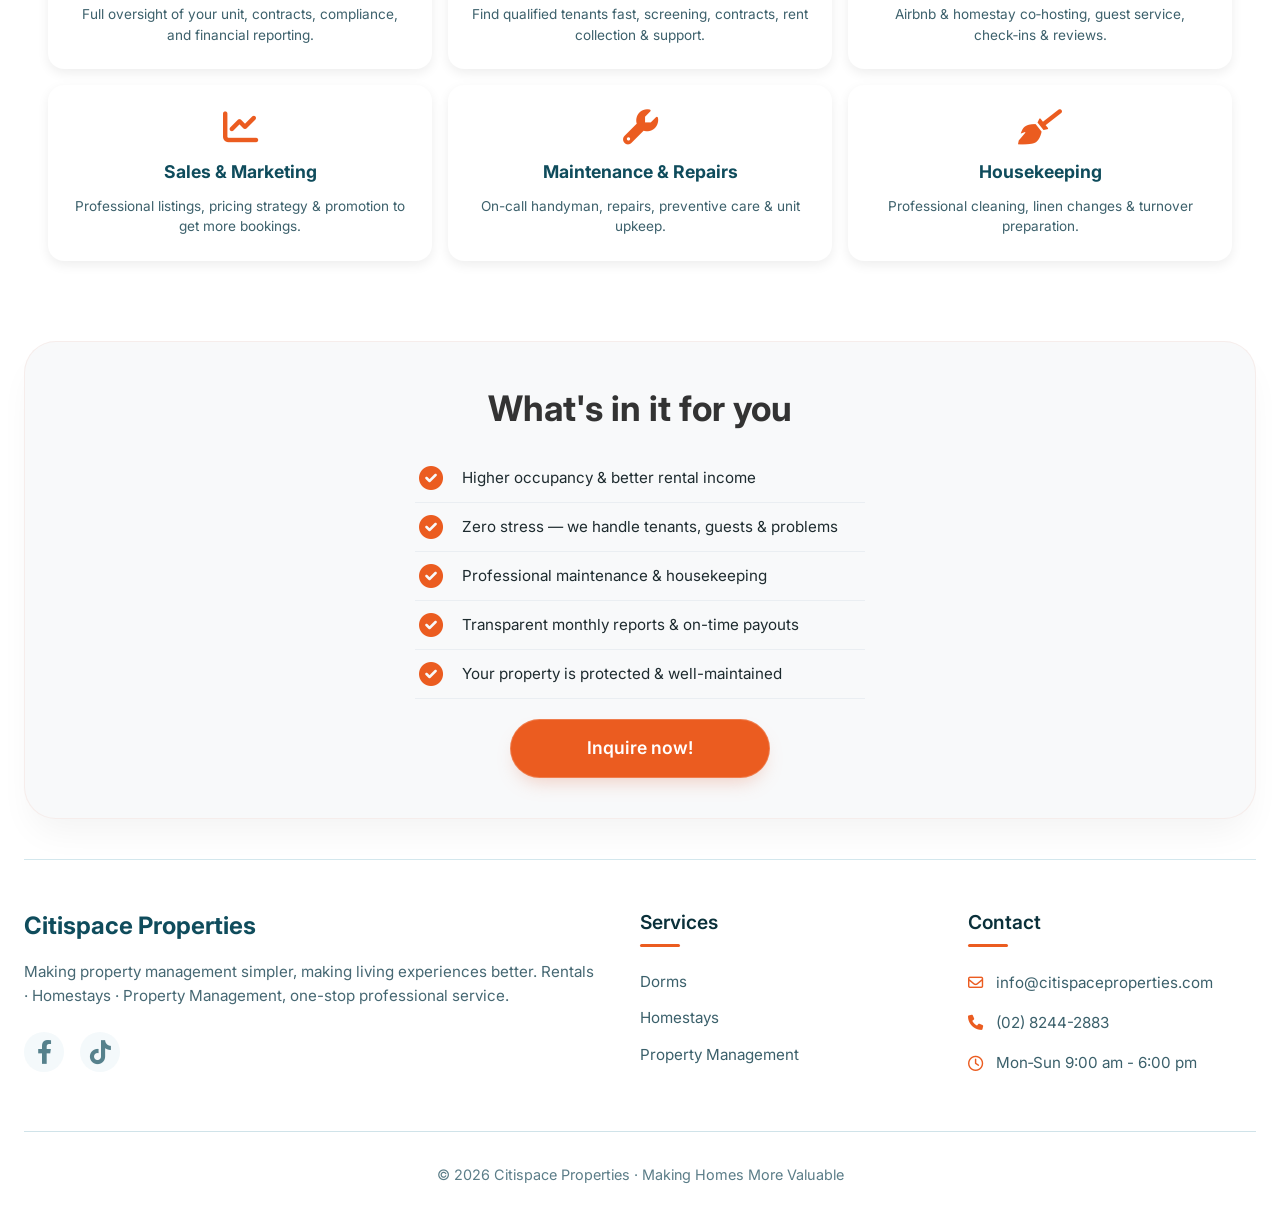
<file: prop.html>
<!DOCTYPE html>
<html lang="en">
<head>
  <meta charset="UTF-8">
  <meta name="viewport" content="width=device-width, initial-scale=1.0, maximum-scale=5.0, user-scalable=yes">
  <title>Property Management - Citispace Properties</title>
  <!-- Fonts & icons -->
  <link rel="preconnect" href="https://fonts.googleapis.com">
  <link rel="preconnect" href="https://fonts.gstatic.com" crossorigin>
  <link href="https://fonts.googleapis.com/css2?family=Inter:opsz,wght@14..32,400;14..32,500;14..32,600;14..32,700&display=swap" rel="stylesheet">
  <link rel="stylesheet" href="https://cdnjs.cloudflare.com/ajax/libs/font-awesome/6.0.0-beta3/css/all.min.css">
  <style>
    /* ========== Base Styles ========== */
    * {
      box-sizing: border-box;
      margin: 0;
      padding: 0;
    }
    
    body {
      font-family: 'Inter', sans-serif;
      color: #1e2b2f;
      background-color: #ffffff;
      line-height: 1.5;
      overflow-x: hidden;
    }
    
    .container {
      max-width: 1280px;
      margin: 0 auto;
      padding: 0 16px;
      width: 100%;
    }
    
    img {
      max-width: 100%;
      height: auto;
      display: block;
    }

    /* ===== Navigation - Desktop Layout ===== */
    .navbar {
      display: flex;
      justify-content: space-between;
      align-items: center;
      padding: 20px 0;
      flex-wrap: wrap;
      gap: 16px;
      border-bottom: 1px solid #eaf0f2;
    }
    
    .logo {
      display: flex;
      align-items: center;
      gap: 6px;
      font-size: 1.5rem;
      font-weight: 700;
      color: #000000;
    }
    
    .logo img {
      height: 50px;
      width: auto;
    }
    
    .logo span {
      color: #eb5c20;
    }
    
    .nav-links {
      display: flex;
      gap: 32px;
      font-weight: 500;
      flex-wrap: wrap;
      justify-content: center;
    }
    
    .nav-links a {
      text-decoration: none;
      color: #1d2031;
      transition: color 0.2s;
      font-size: 1rem;
      white-space: nowrap;
      padding: 4px 0;
    }
    
    .nav-links a:hover,
    .nav-links a.active {
      color: #eb5c20;
    }

    /* ===== Mobile Navigation - Single Row Centered ===== */
    @media (max-width: 550px) {
      .navbar {
        display: flex;
        flex-direction: column;
        justify-content: center;
        align-items: center;
        text-align: center;
        gap: 12px;
        padding: 15px 0;
      }
      
      .logo {
        justify-content: center;
        width: 100%;
        font-size: 1.2rem;
      }
      
      .logo img {
        height: 40px;
      }
      
      .nav-links {
        display: flex;
        flex-direction: row;
        flex-wrap: nowrap;
        gap: 16px;
        justify-content: center;
        align-items: center;
        width: 100%;
        overflow-x: auto;
        -webkit-overflow-scrolling: touch;
        padding-bottom: 4px;
      }
      
      .nav-links a {
        font-size: 0.85rem;
        white-space: nowrap;
        padding: 4px 0;
      }
    }

    @media (max-width: 480px) {
      .nav-links {
        gap: 12px;
      }
      .nav-links a {
        font-size: 0.8rem;
      }
      .logo {
        font-size: 1.1rem;
      }
      .logo img {
        height: 36px;
      }
    }

    @media (max-width: 380px) {
      .nav-links {
        gap: 10px;
      }
      .nav-links a {
        font-size: 0.7rem;
      }
      .logo {
        font-size: 1rem;
      }
      .logo img {
        height: 32px;
      }
    }

    /* ===== Page Header - Matching Dorms/Homestay ===== */
    .page-header {
      background: #0f4c5c;
      color: white;
      padding: 30px 0;
      margin-bottom: 30px;
      border-radius: 0 0 30px 30px;
      text-align: center;
    }
    
    .page-header h1 {
      font-size: 1.8rem;
      font-weight: 700;
      margin-bottom: 10px;
      line-height: 1.2;
    }
    
    .page-header p {
      font-size: 0.95rem;
      opacity: 0.9;
      max-width: 800px;
      margin: 0 auto;
      padding: 0 15px;
    }

    /* ===== Section Styles ===== */
    .section-title {
      text-align: center;
      font-size: 2.2rem;
      color: #333;
      margin-bottom: 15px;
      padding: 0 15px;
    }
    
    .section-sub {
      text-align: center;
      color: #666;
      font-size: 0.95rem;
      max-width: 600px;
      margin: 0 auto 30px;
      padding: 0 15px;
    }
    
    /* ===== About Section ===== */
    .about-section {
      padding: 30px 0;
      text-align: center;
      max-width: 900px;
      margin: 0 auto;
    }
    
    .about-section h1 {
      color: #eb5c20;
      font-size: 2.5rem;
      margin-bottom: 15px;
    }
    
    .about-section p {
      font-size: 0.95rem;
      line-height: 1.6;
      color: #444;
      padding: 0 15px;
    }

    /* ===== Property Types Section ===== */
    .property-section {
      padding: 40px 0;
      background: #f8f9fa;
      border-radius: 20px;
      margin: 30px 0;
    }
    
    .property-grid {
      display: grid;
      grid-template-columns: 1fr;
      gap: 20px;
      padding: 0 15px;
    }
    
    .property-card {
      background: white;
      border-radius: 16px;
      overflow: hidden;
      box-shadow: 0 4px 12px rgba(0,0,0,0.07);
      transition: transform 0.3s ease, box-shadow 0.3s ease;
      height: 100%;
      display: flex;
      flex-direction: column;
    }
    
    .property-card:hover {
      transform: translateY(-5px);
      box-shadow: 0 10px 25px rgba(0,0,0,0.1);
    }
    
    .property-image {
      width: 100%;
      height: 180px;
      object-fit: cover;
    }
    
    .property-content {
      padding: 20px;
      flex: 1;
    }
    
    .property-content h3 {
      color: #0f4c5c;
      font-size: 1.2rem;
      margin-bottom: 10px;
    }
    
    .property-content p {
      color: #3d616c;
      font-size: 0.85rem;
      margin-bottom: 15px;
      line-height: 1.5;
    }
    
    .property-list {
      list-style: none;
      padding: 0;
    }
    
    .property-list li {
      padding: 6px 0;
      display: flex;
      align-items: center;
      gap: 8px;
      font-size: 0.85rem;
    }
    
    .property-list li i {
      color: #eb5c20;
      font-size: 0.85rem;
      flex-shrink: 0;
    }

    /* ===== Services Grid ===== */
    .services-section {
      padding: 40px 0;
    }
    
    .services-grid {
      display: grid;
      grid-template-columns: 1fr;
      gap: 16px;
      margin-top: 30px;
    }
    
    .service-card {
      background: white;
      padding: 24px;
      border-radius: 16px;
      text-align: center;
      box-shadow: 0 4px 12px rgba(0,0,0,0.07);
      transition: transform 0.3s ease, box-shadow 0.3s ease;
    }
    
    .service-card:hover {
      transform: translateY(-5px);
      box-shadow: 0 10px 25px rgba(0,0,0,0.1);
    }
    
    .service-card i {
      font-size: 2.2rem;
      color: #eb5c20;
      margin-bottom: 15px;
    } 
    
    .service-card h3 {
      font-size: 1.1rem;
      margin-bottom: 10px;
      color: #0f4c5c;
    }
    
    .service-card p {
      color: #3d616c; 
      font-size: 0.85rem;
      line-height: 1.5;
    }

    /* ===== BENEFITS SECTION ===== */
    .benefits-section {
      background: #f8f9fa;
      border-radius: 32px;
      padding: 40px 20px;
      margin: 40px 0;
      text-align: center;
      border: 1px solid rgba(226,125,96,0.1);
      box-shadow: 0 20px 35px -8px rgba(0,0,0,0.05);
    }

    .benefits-list {
      max-width: 600px;
      margin: 0 auto;
      width: 100%;
    }

    .benefits-list ul {
      display: flex;
      flex-direction: column;
      align-items: center;
      width: 100%;
    }

    .benefits-list li {
      padding: 12px 0;
      display: flex;
      align-items: center;
      gap: 15px;
      font-size: 0.95rem;
      text-align: left;
      border-bottom: 1px solid #eaeef2;
      width: 100%;
      max-width: 450px;
      margin: 0 auto;
    }

    .benefits-list li span {
      flex: 0 1 auto;
      min-width: 280px;
      text-align: left;
    }
    
    .benefits-list li i {
      color: #eb5c20;
      font-size: 1.5rem;
      flex-shrink: 0;
      min-width: 32px;
      text-align: center;
    }

    .cta-button {
      background: #eb5c20;
      color: white;
      padding: 15px 28px;
      border-radius: 60px;
      font-weight: 600;
      font-size: 1.1rem;
      text-decoration: none;
      display: inline-flex;
      align-items: center;
      justify-content: center;
      transition: all 0.25s ease;
      box-shadow: 0 10px 20px -8px rgba(226,125,96,0.4);
      border: none;
      cursor: pointer;
      min-width: 260px;
      margin: 20px auto 0;
      border: 1px solid rgba(255,255,255,0.2);
    }

    .cta-button:hover {
      background: #cf684a;
      transform: translateY(-3px);
      box-shadow: 0 18px 25px -10px #eb5c20b3;
    }

    /* ===== Modal Styles ===== */
    .modal {
      display: none;
      position: fixed;
      z-index: 1000;
      left: 0;
      top: 0;
      width: 100%;
      height: 100%;
      background-color: rgba(0,0,0,0.6);
      animation: fadeIn 0.3s;
      overflow-y: auto;
      padding: 10px;
    }
    
    .modal-content {
      position: relative;
      margin: 20px auto;
      width: 90%;
      max-width: 500px;
      animation: slideUp 0.3s;
    }
    
    @keyframes fadeIn {
      from { opacity: 0; }
      to { opacity: 1; }
    }
    
    @keyframes slideUp {
      from { transform: translateY(30px); opacity: 0; }
      to { transform: translateY(0); opacity: 1; }
    }
    
    .modal-header {
      background: linear-gradient(135deg, #eb5c20 0%, #d16a4c 100%);
      padding: 30px 20px;
      text-align: center;
      color: white;
    }
    
    .modal-header i {
      font-size: 3rem;
      margin-bottom: 10px;
      opacity: 0.9;
    }
    
    .modal-header h2 {
      font-size: 1.6rem;
      margin: 0;
      font-weight: 600;
    }
    
    .modal-header p {
      opacity: 0.9;
      margin-top: 5px;
      font-size: 0.95rem;
    }
    
    .modal-body {
      padding: 25px 20px;
      background: white;
    }
    
    .modal-close {
      position: absolute;
      top: 15px;
      right: 20px;
      z-index: 10;
      background: rgba(255,255,255,0.2);
      color: white;
      width: 36px;
      height: 36px;
      border-radius: 50%;
      display: flex;
      align-items: center;
      justify-content: center;
      font-size: 20px;
      cursor: pointer;
      border: none;
      transition: all 0.2s;
    }
    
    .modal-close:hover {
      background: rgba(255,255,255,0.3);
    }
    
    .modal-contact-card {
      background: #f8f9fa;
      border-radius: 16px;
      padding: 20px;
      text-align: center;
      margin-bottom: 20px;
      border: 1px solid #eaeef2;
    }
    
    .modal-contact-card i {
      font-size: 2.2rem;
      color: #eb5c20;
      margin-bottom: 10px;
    }
    
    .modal-phone {
      font-size: 1.4rem;
      font-weight: 700;
      color: #0f4c5c;
      margin-bottom: 5px;
      word-break: break-word;
      text-decoration: none; /* Removes underline */
      color: inherit;
    }
    
    .modal-label {
      color: #666;
      font-size: 0.9rem;
    }
    
    .modal-hours {
      margin-top: 10px;
      background: #eef2f5;
      border-radius: 30px;
      padding: 6px 15px;
      display: inline-block;
    }
    
    .modal-hours span {
      color: #0f4c5c;
      font-size: 0.85rem;
    }
    
    .modal-email-card {
      display: flex;
      align-items: center;
      gap: 12px;
      background: #fff5f2;
      border-radius: 12px;
      padding: 12px;
      margin-bottom: 20px;
      border-left: 4px solid #eb5c20;
    }
    
    .modal-email-card i {
      font-size: 1.3rem;
      color: #eb5c20;
    }
    
    .modal-email-card div {
      text-align: left;
    }
    
    .modal-email-label {
      font-weight: 600;
      color: #333;
      font-size: 0.9rem;
    }
    
    .modal-email {
      color: #eb5c20;
      font-weight: 500;
      font-size: 0.95rem;
    }
    
    .modal-button {
      background: #eb5c20;
      color: white;
      border: none;
      padding: 12px 30px;
      border-radius: 50px;
      font-weight: 600;
      font-size: 1rem;
      cursor: pointer;
      transition: all 0.3s;
      box-shadow: 0 8px 16px -6px rgba(226,125,96,0.4);
      width: 100%;
      max-width: 200px;
    }
    
    .modal-button:hover {
      background: #d16a4c;
      transform: translateY(-2px);
    }

    /* ===== FOOTER ===== */
    .footer {
      padding: 48px 0 32px;
      border-top: 1px solid #d3e7ed;
      margin-top: 40px;
    }

    .footer-grid {
      display: grid;
      grid-template-columns: 2fr 1fr 1fr;
      gap: 40px;
      margin-bottom: 40px;
    }

    .footer-col .logo {
      display: flex;
      align-items: center;
      gap: 8px;
      font-size: 1.5rem;
      font-weight: 700;
      color: #eb5c20;
      margin-bottom: 16px;
    }

    .footer-col .logo i {
      font-size: 1.8rem;
      color: #0f4c5c;
    }

    .footer-col .logo span {
      color: #0f4c5c;
    }

    .footer-col p {
      color: #466873;
      margin: 0 0 24px 0;
      font-size: 0.95rem;
      line-height: 1.6;
    }

    .footer-col p i {
      margin-right: 8px;
      color: #eb5c20;
      width: 20px;
    }

    .social-icons {
      display: flex;
      gap: 16px;
      margin-top: 20px;
    }

    .social-icons i {
      font-size: 1.5rem;
      color: #0f4c5c;
      opacity: 0.7;
      transition: all 0.2s ease;
      cursor: pointer;
      width: 40px;
      height: 40px;
      display: flex;
      align-items: center;
      justify-content: center;
      background: #f0f7fa;
      border-radius: 50%;
    }

    .social-icons i:hover {
      opacity: 1;
      background: #eb5c20;
      color: white;
      transform: translateY(-3px);
    }

    .footer-col h5 {
      font-size: 1.2rem;
      color: #0a303a;
      margin-bottom: 24px;
      font-weight: 600;
      position: relative;
      padding-bottom: 10px;
    }

    .footer-col h5::after {
      content: '';
      position: absolute;
      left: 0;
      bottom: 0;
      width: 40px;
      height: 3px;
      background: #eb5c20;
      border-radius: 2px;
    }

    .footer-col a {
      display: block;
      color: #3b606b;
      text-decoration: none;
      margin-bottom: 14px;
      font-size: 0.95rem;
      transition: all 0.2s ease;
    }

    .footer-col a:hover {
      color: #eb5c20;
      transform: translateX(5px);
    }

    .footer-col .contact-info {
      margin-top: 0;
    }

    .footer-col .contact-info p {
      display: flex;
      align-items: center;
      margin-bottom: 16px;
      color: #3b606b;
    }

    .copyright {
      text-align: center;
      color: #5b7d88;
      font-size: 0.9rem;
      padding-top: 32px;
      border-top: 1px solid #d0e3e9;
      margin-top: 20px;
    }

    /* ===== Responsive Styles ===== */
    @media (min-width: 600px) {
      .container {
        padding: 0 24px;
      }
      
      .logo {
        font-size: 1.5rem;
      }
      
      .logo img {
        height: 50px;
      }
      
      .nav-links a {
        font-size: 0.9rem;
      }
      
      .page-header h1 {
        font-size: 2.2rem;
      }
      
      .page-header p {
        font-size: 1rem;
      }
      
      .property-grid {
        grid-template-columns: repeat(2, 1fr);
      }
      
      .services-grid {
        grid-template-columns: repeat(2, 1fr);
      }
      
      .footer-grid {
        grid-template-columns: 2fr 1fr 1fr;
        gap: 30px;
      }
    }

    @media (min-width: 900px) {
      .navbar {
        padding: 20px 0;
        flex-direction: row;
        justify-content: space-between;
        align-items: center;
      }
      
      .logo {
        justify-content: flex-start;
        width: auto;
      }
      
      .nav-links {
        display: flex;
        flex-direction: row;
        flex-wrap: wrap;
        gap: 32px;
        width: auto;
        overflow-x: visible;
      }
      
      .nav-links a {
        font-size: 1rem;
      }
      
      .page-header {
        padding: 60px 0;
      }
      
      .page-header h1 {
        font-size: 2.8rem;
      }
      
      .page-header p {
        font-size: 1.1rem;
      }
      
      .property-grid {
        grid-template-columns: repeat(3, 1fr);
      }
      
      .services-grid {
        grid-template-columns: repeat(3, 1fr);
      }
      
      .footer-grid {
        grid-template-columns: 2fr 1fr 1fr;
        gap: 40px;
      }
    }

    @media (max-width: 900px) {
      .footer-grid {
        grid-template-columns: 1fr 1fr;
      }
      .footer-col:first-child {
        grid-column: 1 / -1;
        margin-bottom: 20px;
      }
    }
    
    @media (max-width: 600px) {
      .footer-grid {
        grid-template-columns: 1fr;
        gap: 40px;
      }
      .footer-col {
        text-align: center;
      }
      .footer-col .logo {
        justify-content: center;
      }
      .footer-col h5::after {
        left: 50%;
        transform: translateX(-50%);
      }
      .footer-col a:hover {
        transform: translateX(0) scale(1.05);
      }
      .footer-col .contact-info p {
        justify-content: center;
      }
      .social-icons {
        justify-content: center;
      }
    }
  </style>
</head>
<body>
  <div class="container">
    <!-- Navigation - Centered on Mobile, Side by Side on Desktop -->
    <nav class="navbar">
      <div class="logo">
        <img src="Cpms logo (black).png" alt="Citispace Properties Logo"> 
        Citispace <span>Properties</span>
      </div>
      <div class="nav-links">
        <a href="index.html">Home</a>
        <a href="dorms.html">Dorms</a>
        <a href="homestay.html">Homestay</a>
        <a href="prop.html" class="active">Property Management</a>
        <a href="contact.html">Contact</a>
      </div>
    </nav>

    <!-- Page Header -->
    <section class="page-header">
      <div class="container">
        <h1>Full-Service Property Management</h1>
        <p>10+ years of making real estate investing easy, profitable, and stress‑free for property owners like you. We handle every detail — from tenant placement to daily operations — so you can enjoy passive income without lifting a finger.</p>
      </div>
    </section>

    <!-- About Section -->
    <section class="about-section">
      <div class="container">
        <h1 class="section-title" style="color: #eb5c20;">Why Choose Citispace</h1>
        <p>For over 10 years, we've helped hundreds of condo, apartment, and house owners maximize their rental income with zero hassle. We provide end-to-end property services from short and long-term leasing to property sales with expertise in residential, dormitory, and Airbnb hosting, handling everything from tenant sourcing and compliance to maintenance, cleaning, and guest hospitality to ensure optimal performance and quality experiences for owners and guests.</p>
      </div>
    </section>

    <!-- Property Types Section -->
    <section class="property-section">
      <div class="container">
        <h2 class="section-title">Our Rental Property Solutions</h2>
        <p class="section-sub">We tailor our management to your property type and goals</p>

        <div class="property-grid">
          <div class="property-card">
            <img src="air2.avif" alt="Long-term Rental Unit" class="property-image">
            <div class="property-content">
              <h3>Long-term Residential Rental</h3>
              <p>Stable, predictable income for your unit with 6-12 month leases. Ideal for owners seeking consistent cash flow.</p>
              <ul class="property-list">
                <li><i class="fas fa-check-circle"></i> <span>Steady monthly rental income</span></li>
                <li><i class="fas fa-check-circle"></i> <span>Low turnover & reliable tenants</span></li>
                <li><i class="fas fa-check-circle"></i> <span>Full lease management & compliance</span></li>
              </ul>
            </div>
          </div>

          <div class="property-card">
            <img src="dorms3.jpg" alt="Dorm/Bedspace Unit" class="property-image">
            <div class="property-content">
              <h3>Dorm / Bedspace Rental</h3>
              <p>Maximize your unit's potential by converting it into shared bedspaces. Perfect for high-demand areas near BGC & business districts.</p>
              <ul class="property-list">
                <li><i class="fas fa-check-circle"></i> <span>Higher rental yield per sqm</span></li>
                <li><i class="fas fa-check-circle"></i> <span>Consistent occupancy rates</span></li>
                <li><i class="fas fa-check-circle"></i> <span>All-inclusive management</span></li>
              </ul>
            </div>
          </div>

          <div class="property-card">
            <img src="air azu 6.avif" alt="Airbnb/Homestay Unit" class="property-image">
            <div class="property-content">
              <h3>Airbnb / Homestay Hosting</h3>
              <p>Premium short-term rental income for travelers and business guests. Ideal for units in prime tourist or business locations.</p>
              <ul class="property-list">
                <li><i class="fas fa-check-circle"></i> <span>Higher nightly rates</span></li>
                <li><i class="fas fa-check-circle"></i> <span>Multi-platform listing</span></li>
                <li><i class="fas fa-check-circle"></i> <span>Full guest service & cleaning</span></li>
              </ul>
            </div>
          </div>
        </div>
      </div>
    </section>

    <!-- Services Grid -->
    <section class="services-section">
      <div class="container">

        <h1 class="section-title">Services</h1>
        <p class="section-sub">We manage every part of your investment so you don't have to</p>

        <div class="services-grid">
          <div class="service-card">
            <i class="fas fa-building"></i>
            <h3>Property Management</h3>
            <p>Full oversight of your unit, contracts, compliance, and financial reporting.</p>
          </div>
          <div class="service-card">
            <i class="fas fa-key"></i>
            <h3>Leasing & Tenancy</h3>
            <p>Find qualified tenants fast, screening, contracts, rent collection & support.</p>
          </div>
          <div class="service-card">
            <i class="fas fa-concierge-bell"></i>
            <h3>Hospitality Hosting</h3>
            <p>Airbnb & homestay co‑hosting, guest service, check‑ins & reviews.</p>
          </div>
          <div class="service-card">
            <i class="fas fa-chart-line"></i>
            <h3>Sales & Marketing</h3>
            <p>Professional listings, pricing strategy & promotion to get more bookings.</p>
          </div>
          <div class="service-card">
            <i class="fas fa-wrench"></i>
            <h3>Maintenance & Repairs</h3>
            <p>On-call handyman, repairs, preventive care & unit upkeep.</p>
          </div>
          <div class="service-card">
            <i class="fas fa-broom"></i>
            <h3>Housekeeping</h3>
            <p>Professional cleaning, linen changes & turnover preparation.</p>
          </div>
        </div>
      </div>
    </section>

    <!-- Owner Benefits + CTA -->
    <section class="benefits-section">
      <div class="container" style="max-width: 700px;">
        <h2 class="section-title" style="margin-bottom: 20px;">What's in it for you</h2>
        
        <div class="benefits-list">
          <ul>
            <li><i class="fas fa-check-circle"></i> <span>Higher occupancy & better rental income</span></li>
            <li><i class="fas fa-check-circle"></i> <span>Zero stress — we handle tenants, guests & problems</span></li>
            <li><i class="fas fa-check-circle"></i> <span>Professional maintenance & housekeeping</span></li>
            <li><i class="fas fa-check-circle"></i> <span>Transparent monthly reports & on-time payouts</span></li>
            <li><i class="fas fa-check-circle"></i> <span>Your property is protected & well-maintained</span></li>
          </ul>
        </div>

        <div style="text-align: center;">
          <a href="#" onclick="showDirectBooking(); return false;" class="cta-button">
            Inquire now!
          </a>
        </div>
      </div>
    </section>

    <!-- FOOTER -->
    <footer class="footer">
      <div class="footer-grid">
        <div class="footer-col">
          <div class="logo">
            <span>Citispace Properties</span>
          </div>
          <p>Making property management simpler, making living experiences better. Rentals · Homestays · Property Management, one-stop professional service.</p>
          <div class="social-icons">
            <i class="fab fa-facebook-f" onclick="window.open('https://www.facebook.com/citispacedorms')"></i>
            <i class="fab fa-tiktok" onclick="window.open('https://www.tiktok.com/@citispacedorms?lang=en')"></i>
          </div>
        </div>
        
        <div class="footer-col">
          <h5>Services</h5>
          <a href="dorms.html">Dorms</a>
          <a href="homestay.html">Homestays</a>
          <a href="prop.html">Property Management</a>
        </div>
        
        <div class="footer-col">
          <h5>Contact</h5>
          <div class="contact-info">
            <p><i class="fa-regular fa-envelope"></i> info@citispaceproperties.com</p>
            <p><i class="fas fa-phone"></i> (02) 8244-2883</p>
            <p><i class="fa-regular fa-clock"></i> Mon‑Sun 9:00 am - 6:00 pm</p>
          </div>
        </div>
      </div>
      
      <div class="copyright">
        © 2026 Citispace Properties · Making Homes More Valuable
      </div>
    </footer>
  </div>

  <!-- Modal (Property Manager/Marketing Head Contact) -->
  <div id="directBookingModal" class="modal">
    <div class="modal-content">
      <button onclick="closeDirectBookingModal()" class="modal-close">&times;</button>
      
      <div class="modal-header">
        <i class="fas fa-user-tie"></i>
        <h2>Talk to Our Team</h2>
        <p>Our experts will help you maximize your property's potential</p>
      </div>
      
      <div class="modal-body">
        <div class="modal-contact-card">
          <i class="fas fa-phone-alt"></i>
          <div class="modal-phone">+63 915 9281 059</div>
          <div class="modal-label">Marketing Agent</div>
        </div>
        
        <div class="modal-email-card">
          <i class="fas fa-envelope"></i>
          <div>
            <div class="modal-email-label">Email us at:</div>
            <div class="modal-email">pmo@citispaceproperties.com</div>
          </div>
        </div>
        
        <div style="text-align: center;">
          <button onclick="closeDirectBookingModal()" class="modal-button">
            Close
          </button>
        </div>
      </div>
    </div>
  </div>

  <script>
    let scrollPosition = 0;

    function lockBodyScroll() {
      scrollPosition = window.scrollY;
      document.body.style.position = 'fixed';
      document.body.style.top = `-${scrollPosition}px`;
      document.body.style.width = '100%';
    }

    function unlockBodyScroll() {
      document.body.style.position = '';
      document.body.style.top = '';
      document.body.style.width = '';
      window.scrollTo(0, scrollPosition);
    }

    function showDirectBooking() {
      document.getElementById('directBookingModal').style.display = 'block';
      lockBodyScroll();
    }
    
    function closeDirectBookingModal() {
      document.getElementById('directBookingModal').style.display = 'none';
      unlockBodyScroll();
    }
    
    window.onclick = function(event) {
      const modal = document.getElementById('directBookingModal');
      if (event.target == modal) {
        closeDirectBookingModal();
      }
    }
  </script>
</body>
</html>
</file>
